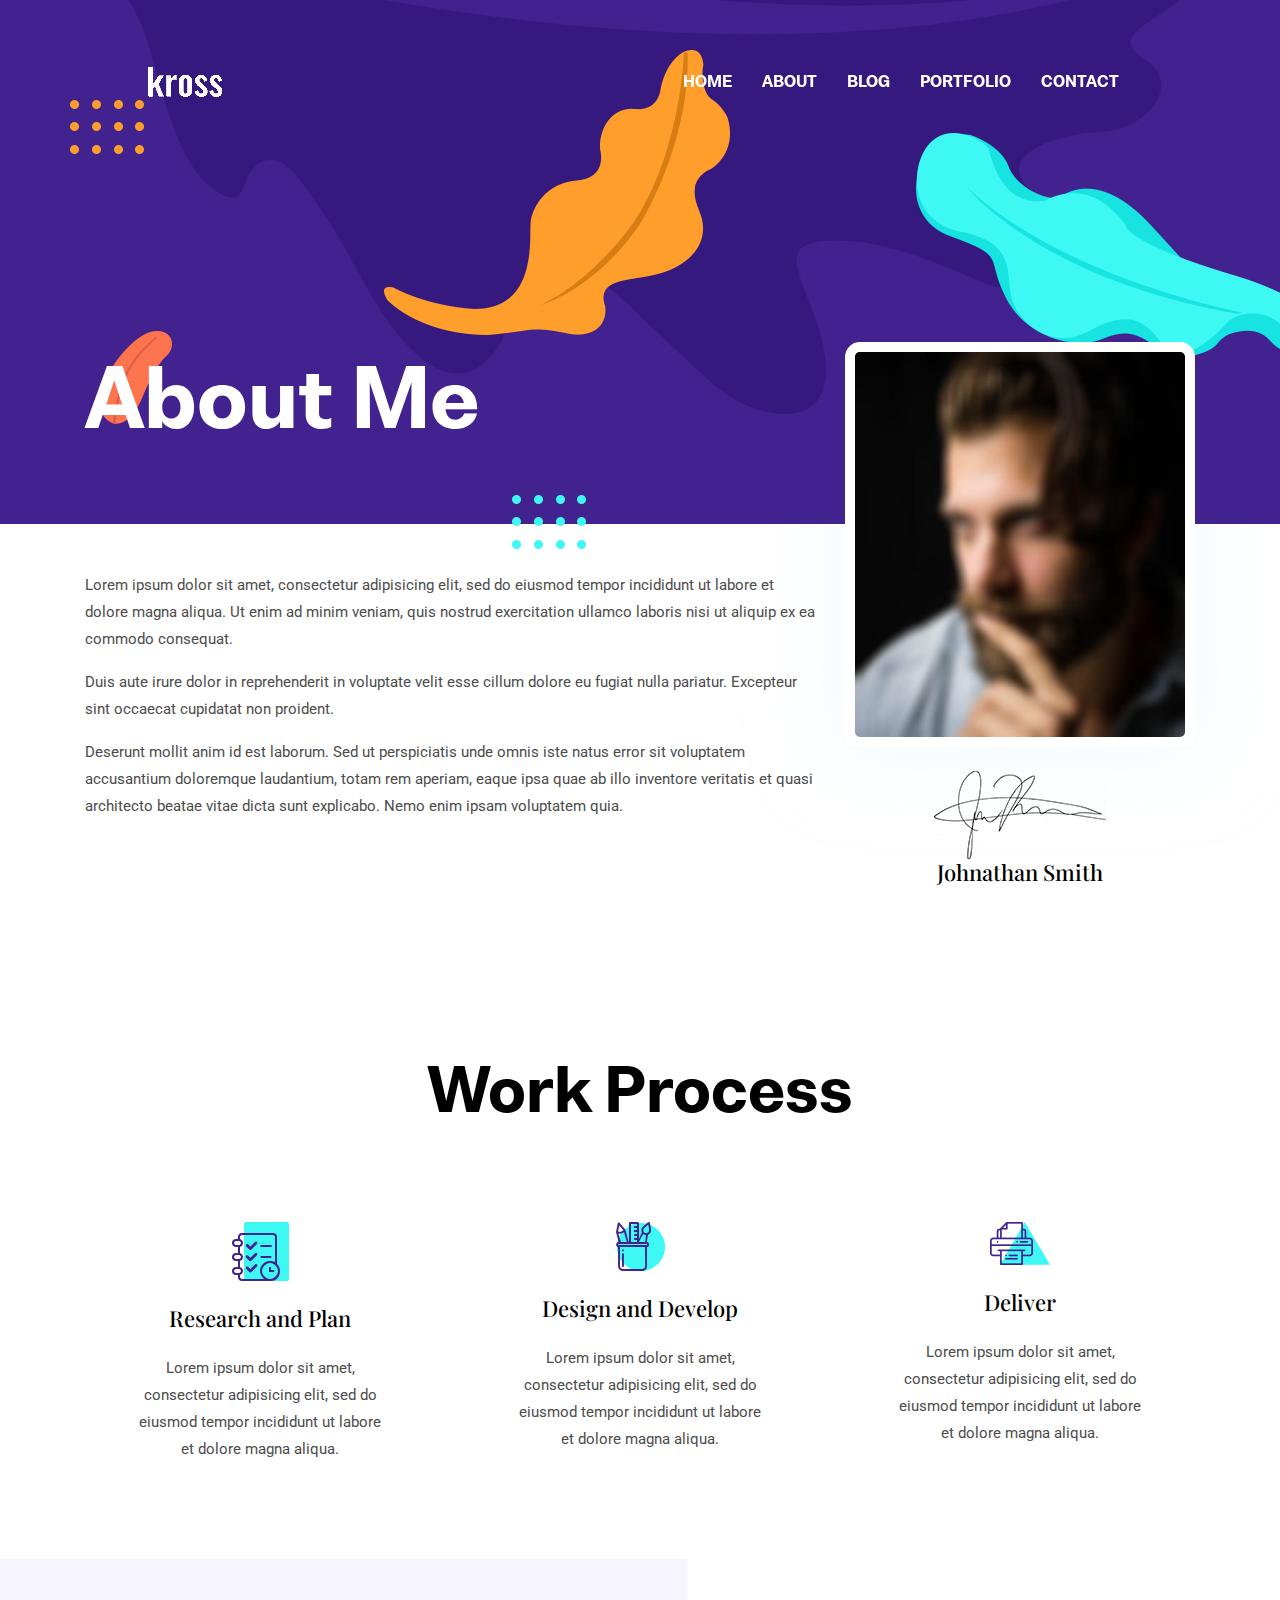
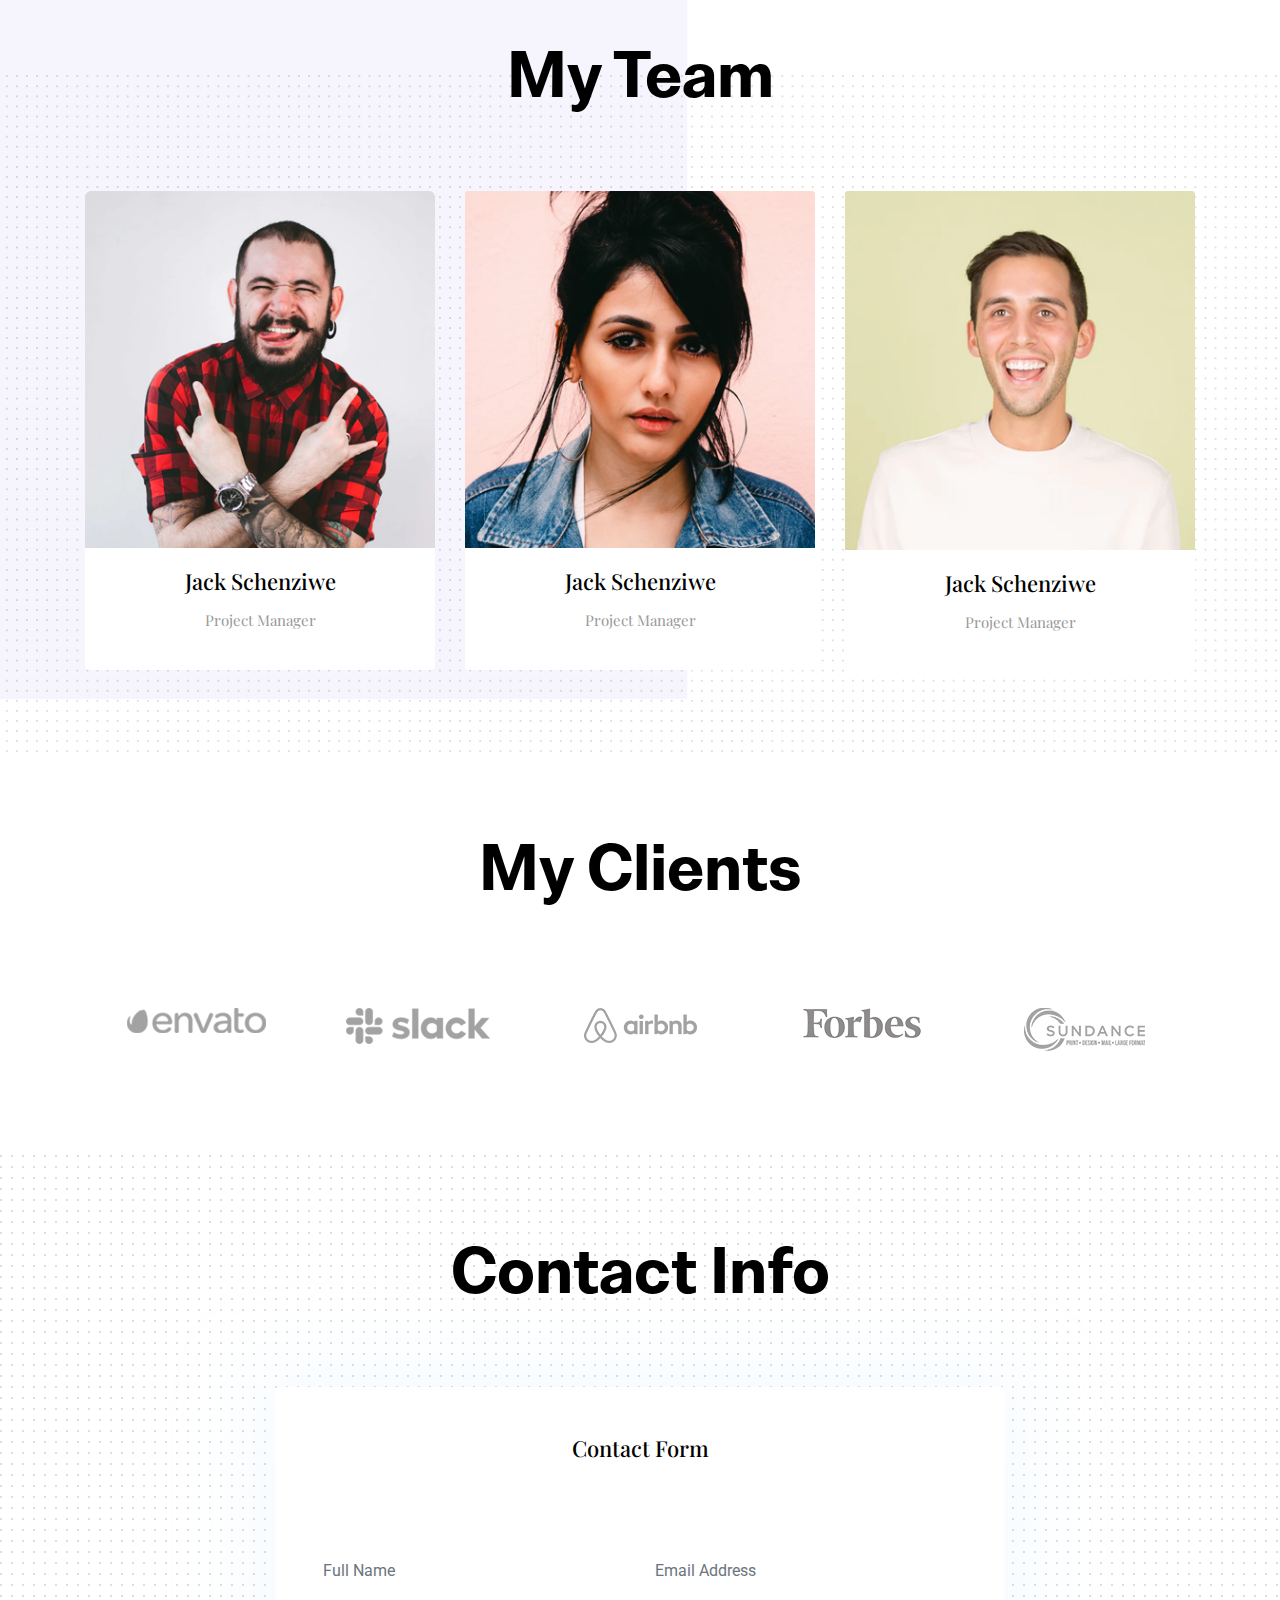
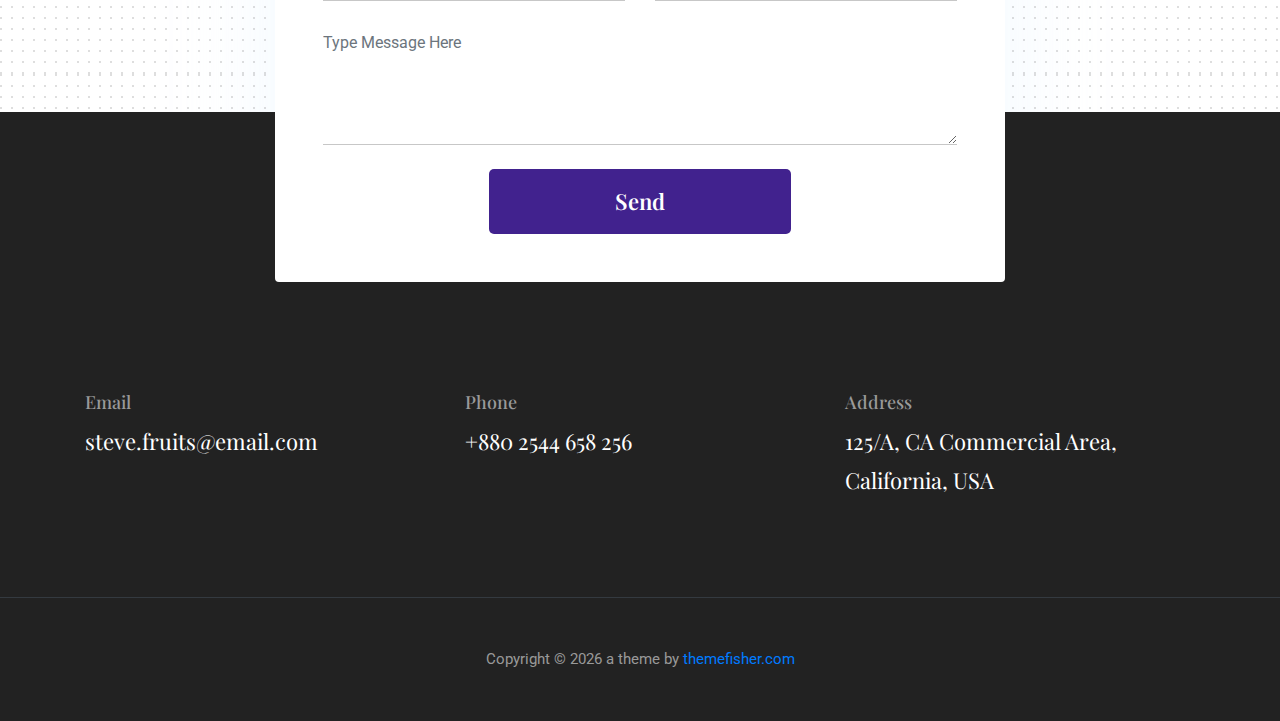
<file: about.html>
<!DOCTYPE html>
<html lang="zxx">
	<head>
		<meta charset="utf-8" />
		<title>Portfolio Template</title>

		<!-- mobile responsive meta -->
		<meta name="viewport" content="width=device-width, initial-scale=1" />
		<meta
			name="viewport"
			content="width=device-width, initial-scale=1, maximum-scale=1"
		/>

		<!-- ** Plugins Needed for the Project ** -->
		<!-- Bootstrap -->
		<link rel="stylesheet" href="plugins/bootstrap/bootstrap.min.css" />
		<!-- slick slider -->
		<link rel="stylesheet" href="plugins/slick/slick.css" />
		<!-- themefy-icon -->
		<link rel="stylesheet" href="plugins/themify-icons/themify-icons.css" />

		<!-- Main Stylesheet -->
		<link href="css/style.css" rel="stylesheet" />

		<!--Favicon-->
		<link rel="shortcut icon" href="images/favicon.ico" type="image/x-icon" />
		<link rel="icon" href="images/favicon.ico" type="image/x-icon" />
	</head>

	<body>
		<header class="navigation fixed-top">
			<nav class="navbar navbar-expand-lg navbar-dark" id="navbar">
				<a class="navbar-brand font-tertiary h3" href="index.html"
					><img src="images/logo.png" alt="Myself"
				/></a>
				<button
					class="navbar-toggler"
					type="button"
					data-toggle="collapse"
					data-target="#navigation"
					aria-controls="navigation"
					aria-expanded="false"
					aria-label="Toggle navigation"
				>
					<span class="navbar-toggler-icon"></span>
				</button>

				<div class="collapse navbar-collapse text-center" id="navigation">
					<ul class="navbar-nav ml-auto">
						<li class="nav-item active">
							<a class="nav-link" href="index.html">Home</a>
						</li>
						<li class="nav-item">
							<a class="nav-link" href="about.html">about</a>
						</li>
						<li class="nav-item">
							<a class="nav-link" href="blog.html">Blog</a>
						</li>
						<li class="nav-item">
							<a class="nav-link" href="portfolio.html">Portfolio</a>
						</li>
						<li class="nav-item">
							<a class="nav-link" href="contact.html">Contact</a>
						</li>
					</ul>
				</div>
			</nav>
		</header>

		<!-- page title -->
		<section class="page-title-alt bg-primary position-relative">
			<div class="container">
				<div class="row">
					<div class="col-12">
						<h1 class="text-white font-tertiary">About Me</h1>
					</div>
				</div>
			</div>
			<!-- background shapes -->
			<img
				src="images/illustrations/leaf-bg-top.png"
				alt="illustrations"
				class="bg-shape-1 w-100"
			/>
			<img
				src="images/illustrations/dots-group-sm.png"
				alt="illustrations"
				class="bg-shape-2"
			/>
			<img
				src="images/illustrations/leaf-yellow.png"
				alt="illustrations"
				class="bg-shape-3"
			/>
			<img
				src="images/illustrations/leaf-orange.png"
				alt="illustrations"
				class="bg-shape-4"
			/>
			<img
				src="images/illustrations/dots-group-cyan.png"
				alt="illustrations"
				class="bg-shape-5"
			/>
			<img
				src="images/illustrations/leaf-cyan-lg.png"
				alt="illustrations"
				class="bg-shape-6"
			/>
		</section>
		<!-- /page title -->

		<!-- about -->
		<section class="section pt-5">
			<div class="container">
				<div class="row">
					<div class="col-md-8">
						<p>
							Lorem ipsum dolor sit amet, consectetur adipisicing elit, sed do eiusmod
							tempor incididunt ut labore et dolore magna aliqua. Ut enim ad minim veniam,
							quis nostrud exercitation ullamco laboris nisi ut aliquip ex ea commodo
							consequat.
						</p>
						<p>
							Duis aute irure dolor in reprehenderit in voluptate velit esse cillum dolore
							eu fugiat nulla pariatur. Excepteur sint occaecat cupidatat non proident.
						</p>
						<p>
							Deserunt mollit anim id est laborum. Sed ut perspiciatis unde omnis iste
							natus error sit voluptatem accusantium doloremque laudantium, totam rem
							aperiam, eaque ipsa quae ab illo inventore veritatis et quasi architecto
							beatae vitae dicta sunt explicabo. Nemo enim ipsam voluptatem quia.
						</p>
					</div>
					<div class="col-md-4 text-center drag-lg-top">
						<div class="shadow-down mb-4">
							<img
								src="images/about/author.jpg"
								alt="author"
								class="img-fluid w-100 rounded-lg border-thick border-white"
							/>
						</div>
						<img src="images/about/signature.png" alt="signature" class="img-fluid" />
						<h4>Johnathan Smith</h4>
					</div>
				</div>
			</div>
		</section>
		<!-- /about -->

		<!-- Work Process -->
		<section class="section">
			<div class="container">
				<div class="row justify-content-around">
					<div class="col-lg-12 text-center">
						<h2 class="section-title">Work Process</h2>
					</div>
					<div class="col-lg-3 col-md-4 text-center hover-shadow pt-3">
						<div class="">
							<img src="images/icons/plan.png" class="mb-4" alt="icon" />
							<h4 class="mb-4">Research and Plan</h4>
							<p>
								Lorem ipsum dolor sit amet, consectetur adipisicing elit, sed do eiusmod
								tempor incididunt ut labore et dolore magna aliqua.
							</p>
						</div>
					</div>
					<div class="col-lg-3 col-md-4 text-center hover-shadow pt-3">
						<img src="images/icons/design.png" class="mb-4" alt="icon" />
						<h4 class="mb-4">Design and Develop</h4>
						<p>
							Lorem ipsum dolor sit amet, consectetur adipisicing elit, sed do eiusmod
							tempor incididunt ut labore et dolore magna aliqua.
						</p>
					</div>
					<div class="col-lg-3 col-md-4 text-center hover-shadow pt-3">
						<img src="images/icons/print.png" class="mb-4" alt="icon" />
						<h4 class="mb-4">Deliver</h4>
						<p>
							Lorem ipsum dolor sit amet, consectetur adipisicing elit, sed do eiusmod
							tempor incididunt ut labore et dolore magna aliqua.
						</p>
					</div>
				</div>
			</div>
		</section>
		<!-- ./Work Process -->

		<!-- team -->
		<section class="section bg-cover" data-background="images/backgrounds/team-bg.png">
			<div class="container">
				<div class="row">
					<div class="col-12 text-center">
						<h2 class="section-title">My Team</h2>
					</div>
					<div class="col-md-4 col-sm-6 mb-4 mb-md-0">
						<div class="card text-center">
							<img src="images/team/member-1.png" class="card-img-top" />
							<div class="card-body">
								<h4 class="card-title">Jack Schenziwe</h4>
								<p class="text-light font-secondary">Project Manager</p>
							</div>
						</div>
					</div>
					<div class="col-md-4 col-sm-6 mb-4 mb-md-0">
						<div class="card text-center">
							<img src="images/team/member-2.png" class="card-img-top" />
							<div class="card-body">
								<h4 class="card-title">Jack Schenziwe</h4>
								<p class="text-light font-secondary">Project Manager</p>
							</div>
						</div>
					</div>
					<div class="col-md-4 col-sm-6 mb-4 mb-md-0">
						<div class="card text-center">
							<img src="images/team/member-3.png" class="card-img-top" />
							<div class="card-body">
								<h4 class="card-title">Jack Schenziwe</h4>
								<p class="text-light font-secondary">Project Manager</p>
							</div>
						</div>
					</div>
				</div>
			</div>
		</section>
		<!-- /team -->

		<!-- clients -->
		<section class="section">
			<div class="container">
				<div class="row">
					<div class="col-12 text-center">
						<h2 class="section-title">My Clients</h2>
					</div>
				</div>
				<div class="row">
					<div class="col-12">
						<div class="client-logo-slider d-flex align-items-center">
							<a href="#" class="text-center d-block outline-0 p-4"
								><img
									class="d-unset img-fluid"
									src="images/clients-logo/client-logo-1.png"
									alt="client-logo"
							/></a>
							<a href="#" class="text-center d-block outline-0 p-4"
								><img
									class="d-unset img-fluid"
									src="images/clients-logo/client-logo-2.png"
									alt="client-logo"
							/></a>
							<a href="#" class="text-center d-block outline-0 p-4"
								><img
									class="d-unset img-fluid"
									src="images/clients-logo/client-logo-3.png"
									alt="client-logo"
							/></a>
							<a href="#" class="text-center d-block outline-0 p-4"
								><img
									class="d-unset img-fluid"
									src="images/clients-logo/client-logo-4.png"
									alt="client-logo"
							/></a>
							<a href="#" class="text-center d-block outline-0 p-4"
								><img
									class="d-unset img-fluid"
									src="images/clients-logo/client-logo-5.png"
									alt="client-logo"
							/></a>
							<a href="#" class="text-center d-block outline-0 p-4"
								><img
									class="d-unset img-fluid"
									src="images/clients-logo/client-logo-1.png"
									alt="client-logo"
							/></a>
							<a href="#" class="text-center d-block outline-0 p-4"
								><img
									class="d-unset img-fluid"
									src="images/clients-logo/client-logo-2.png"
									alt="client-logo"
							/></a>
							<a href="#" class="text-center d-block outline-0 p-4"
								><img
									class="d-unset img-fluid"
									src="images/clients-logo/client-logo-3.png"
									alt="client-logo"
							/></a>
							<a href="#" class="text-center d-block outline-0 p-4"
								><img
									class="d-unset img-fluid"
									src="images/clients-logo/client-logo-4.png"
									alt="client-logo"
							/></a>
							<a href="#" class="text-center d-block outline-0 p-4"
								><img
									class="d-unset img-fluid"
									src="images/clients-logo/client-logo-5.png"
									alt="client-logo"
							/></a>
						</div>
					</div>
				</div>
			</div>
		</section>
		<!-- /clients -->

		<!-- contact -->
		<section
			class="section section-on-footer"
			data-background="images/backgrounds/bg-dots.png"
		>
			<div class="container">
				<div class="row">
					<div class="col-12 text-center">
						<h2 class="section-title">Contact Info</h2>
					</div>
					<div class="col-lg-8 mx-auto">
						<div class="bg-white rounded text-center p-5 shadow-down">
							<h4 class="mb-80">Contact Form</h4>
							<form action="#" class="row">
								<div class="col-md-6">
									<input
										type="text"
										id="name"
										name="name"
										placeholder="Full Name"
										class="form-control px-0 mb-4"
									/>
								</div>
								<div class="col-md-6">
									<input
										type="email"
										id="email"
										name="email"
										placeholder="Email Address"
										class="form-control px-0 mb-4"
									/>
								</div>
								<div class="col-12">
									<textarea
										name="message"
										id="message"
										class="form-control px-0 mb-4"
										placeholder="Type Message Here"
									></textarea>
								</div>
								<div class="col-lg-6 col-10 mx-auto">
									<button class="btn btn-primary w-100">send</button>
								</div>
							</form>
						</div>
					</div>
				</div>
			</div>
		</section>
		<!-- /contact -->

		<!-- footer -->
		<footer class="bg-dark footer-section">
			<div class="section">
				<div class="container">
					<div class="row">
						<div class="col-md-4">
							<h5 class="text-light">Email</h5>
							<p class="text-white paragraph-lg font-secondary">steve.fruits@email.com</p>
						</div>
						<div class="col-md-4">
							<h5 class="text-light">Phone</h5>
							<p class="text-white paragraph-lg font-secondary">+880 2544 658 256</p>
						</div>
						<div class="col-md-4">
							<h5 class="text-light">Address</h5>
							<p class="text-white paragraph-lg font-secondary">
								125/A, CA Commercial Area, California, USA
							</p>
						</div>
					</div>
				</div>
			</div>
			<div class="border-top text-center border-dark py-5">
				<p class="mb-0 text-light">
					Copyright ©
					<script>
						var CurrentYear = new Date().getFullYear();
						document.write(CurrentYear);
					</script>
					a theme by <a href="themefisher.com">themefisher.com</a>
				</p>
			</div>
		</footer>
		<!-- /footer -->

		<!-- jQuery -->
		<script src="plugins/jQuery/jquery.min.js"></script>
		<!-- Bootstrap JS -->
		<script src="plugins/bootstrap/bootstrap.min.js"></script>
		<!-- slick slider -->
		<script src="plugins/slick/slick.min.js"></script>
		<!-- filter -->
		<script src="plugins/shuffle/shuffle.min.js"></script>

		<!-- Main Script -->
		<script src="js/script.js"></script>
	</body>
</html>
</file>
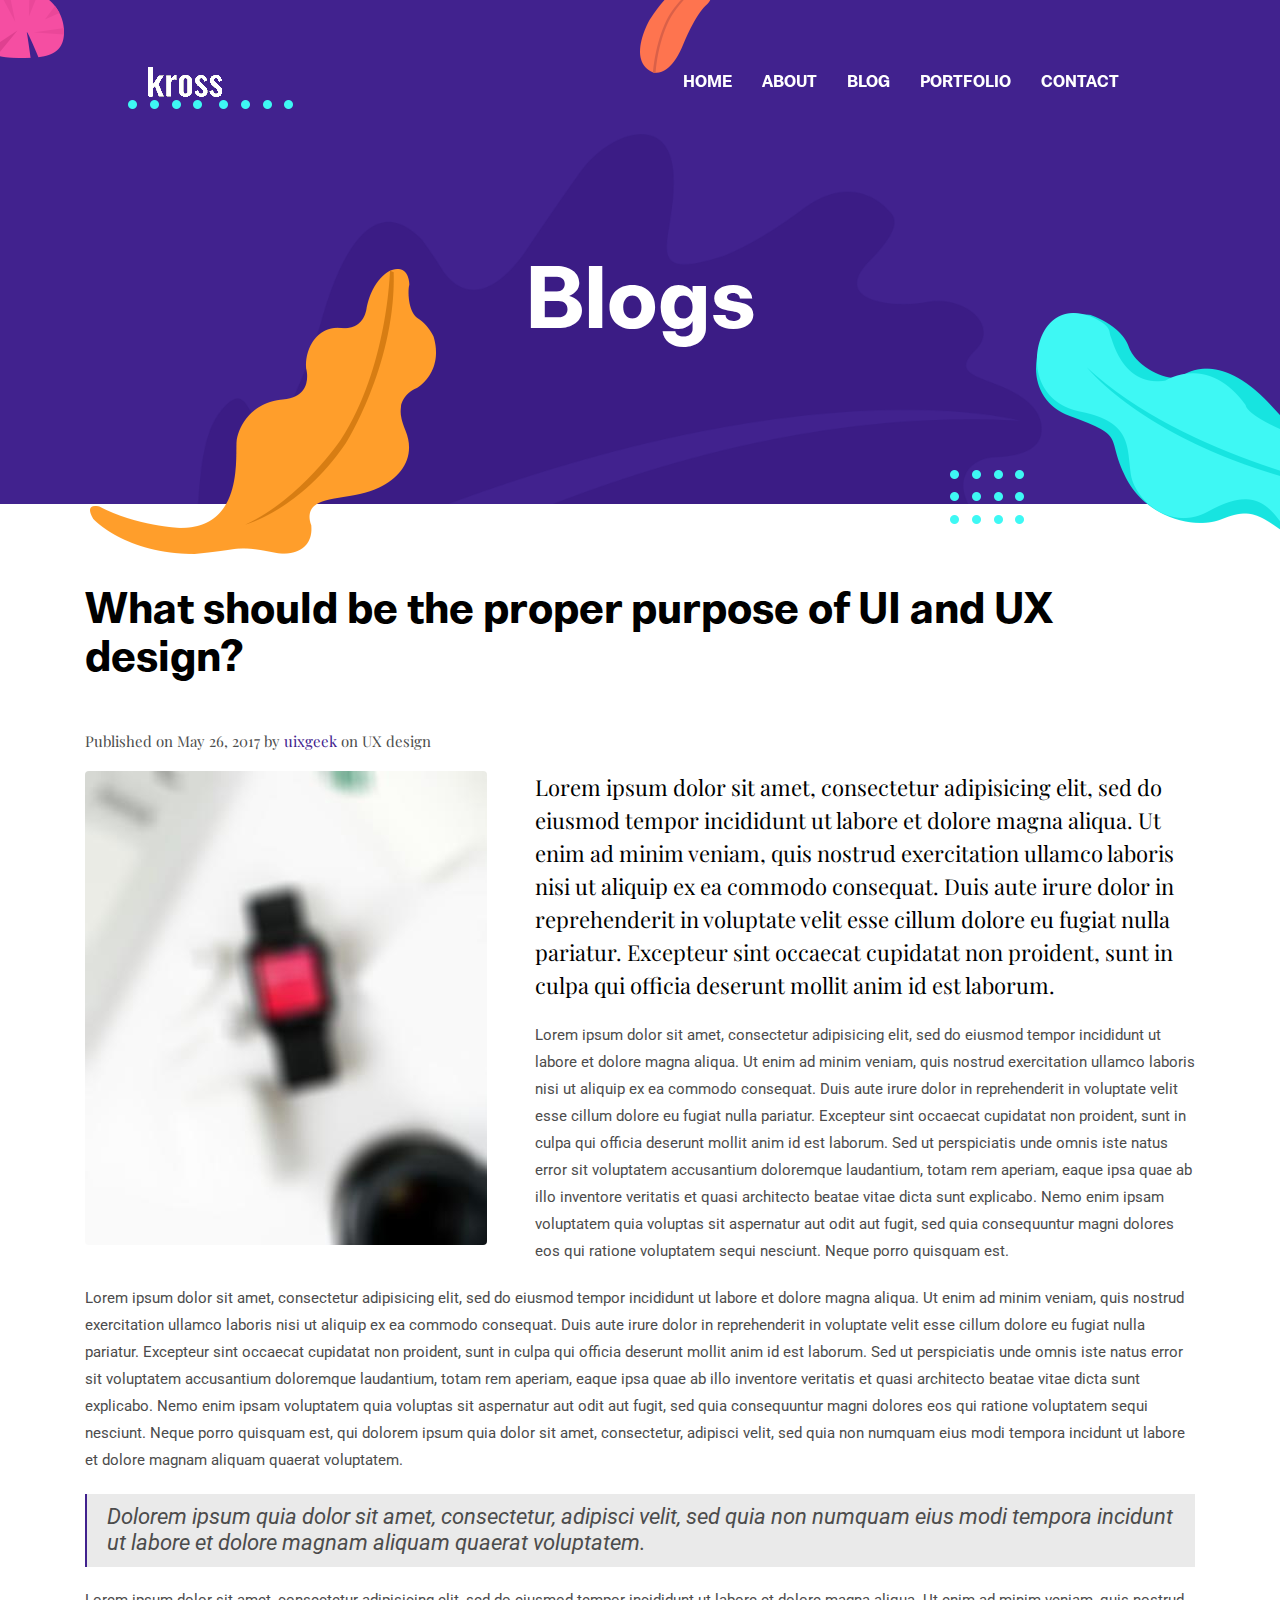
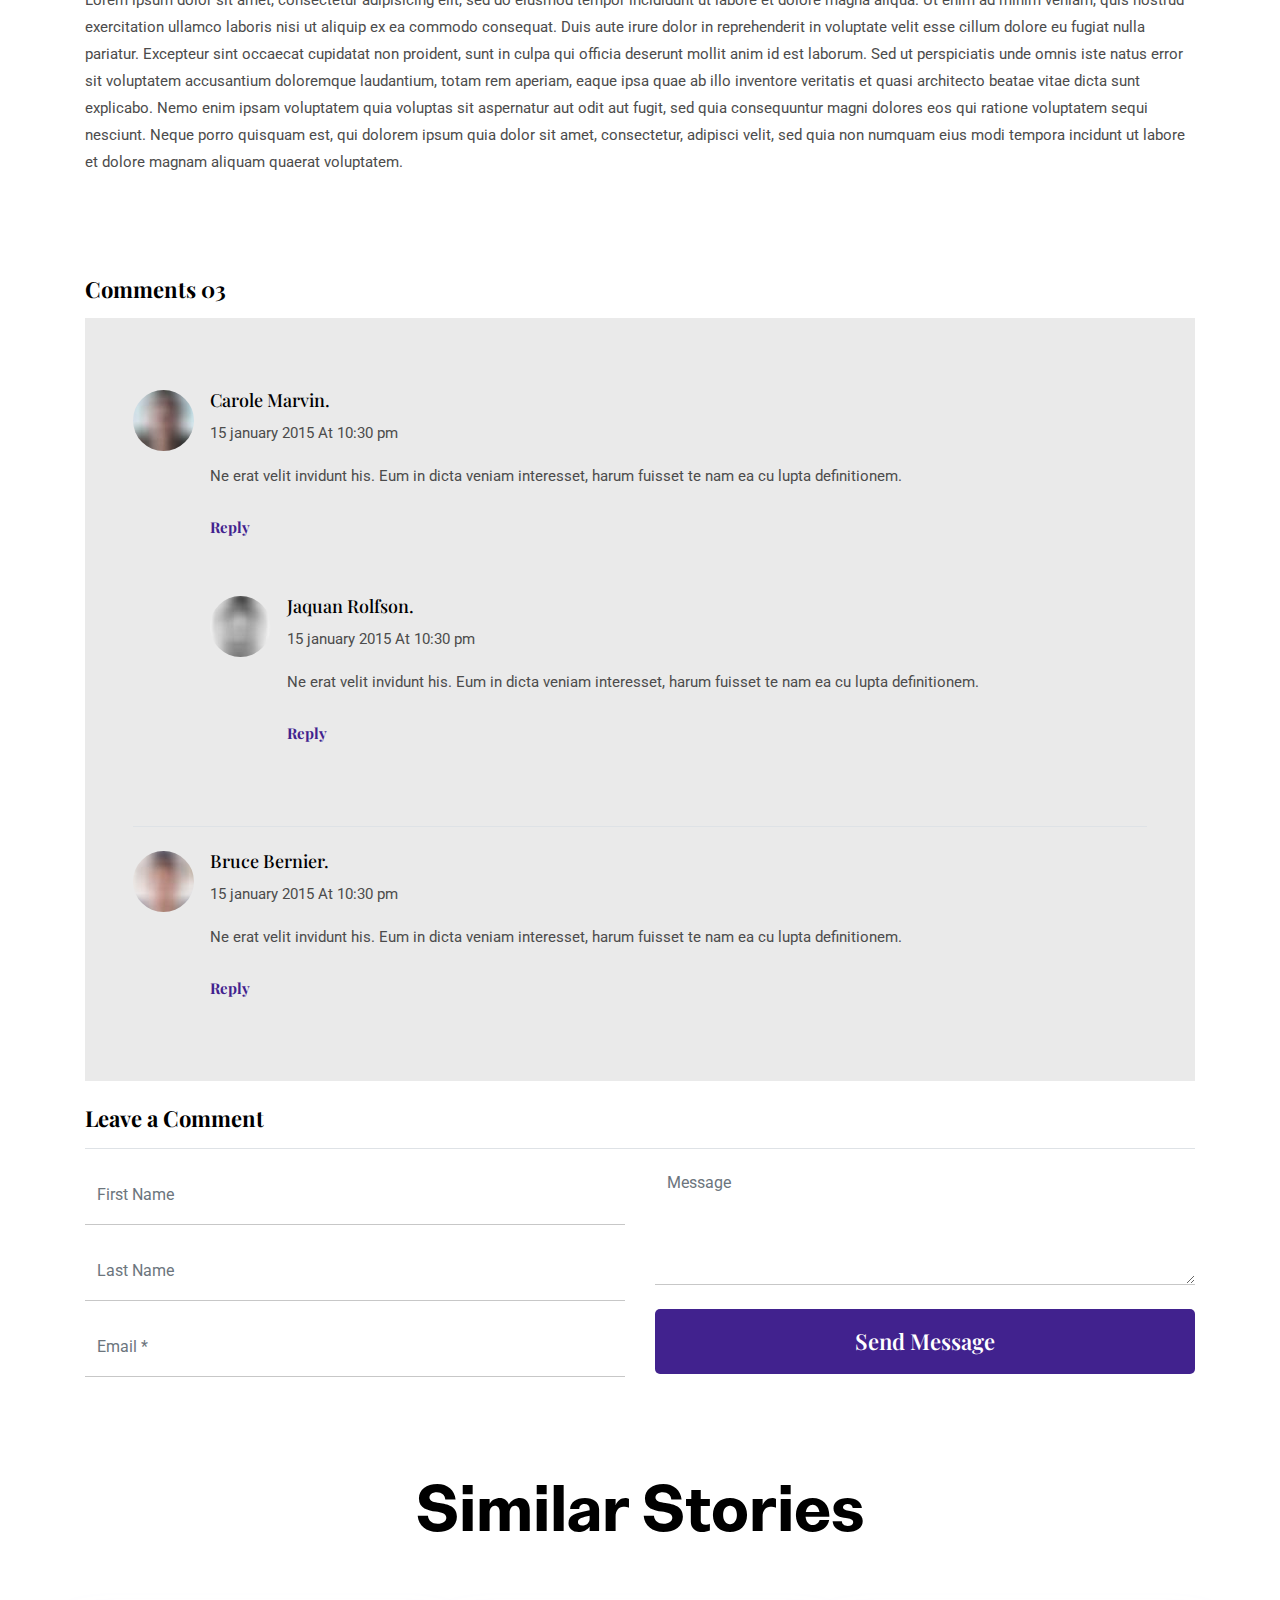
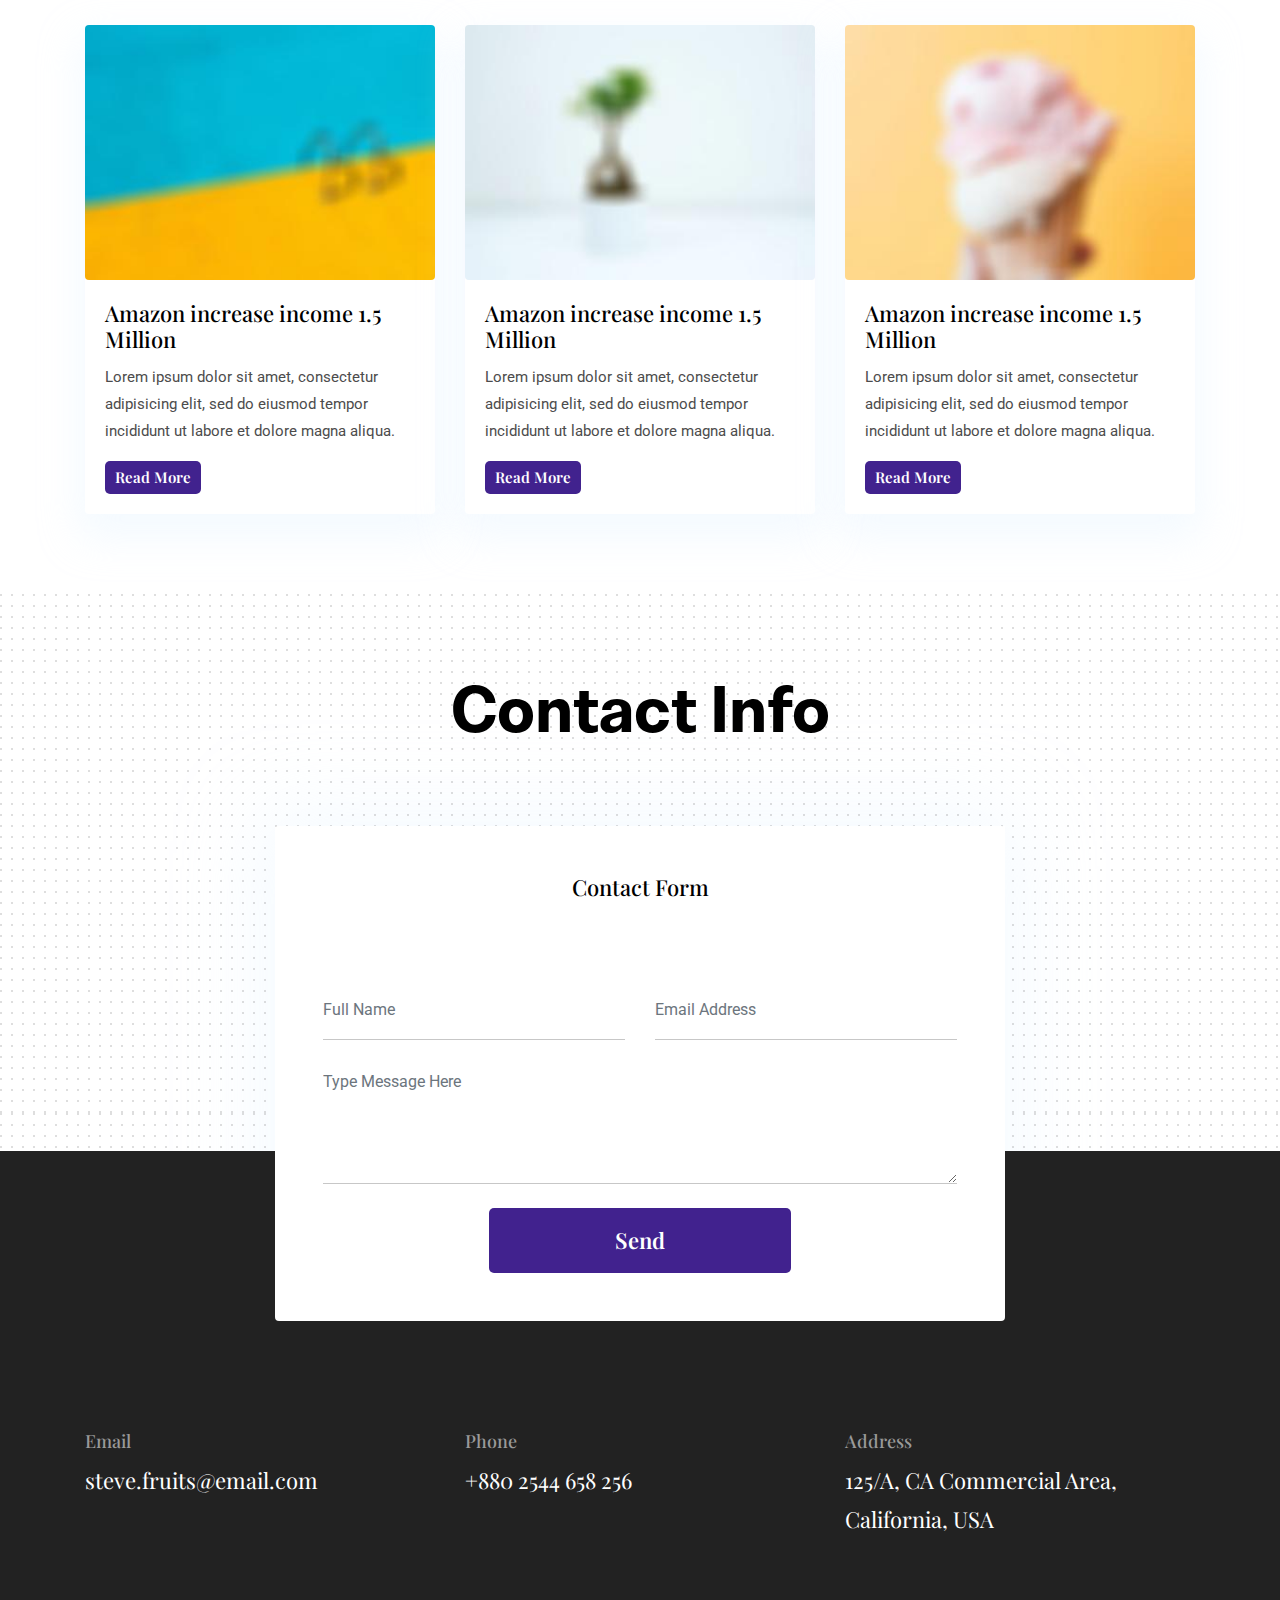
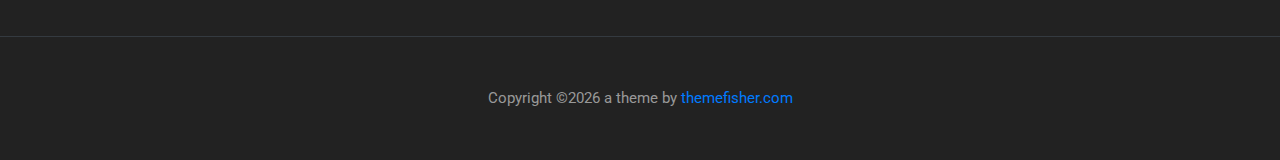
<file: blog-single.html>
<!DOCTYPE html>
<html lang="zxx">

<head>
  <meta charset="utf-8">
  <title>Portfolio Template</title>

  <!-- mobile responsive meta -->
  <meta name="viewport" content="width=device-width, initial-scale=1">
  <meta name="viewport" content="width=device-width, initial-scale=1, maximum-scale=1">
  
  <!-- ** Plugins Needed for the Project ** -->
  <!-- Bootstrap -->
  <link rel="stylesheet" href="plugins/bootstrap/bootstrap.min.css">
  <!-- slick slider -->
  <link rel="stylesheet" href="plugins/slick/slick.css">
  <!-- themefy-icon -->
  <link rel="stylesheet" href="plugins/themify-icons/themify-icons.css">

  <!-- Main Stylesheet -->
  <link href="css/style.css" rel="stylesheet">
  
  <!--Favicon-->
  <link rel="shortcut icon" href="images/favicon.ico" type="image/x-icon">
  <link rel="icon" href="images/favicon.ico" type="image/x-icon">

</head>

<body>
  

<header class="navigation fixed-top">
  <nav class="navbar navbar-expand-lg navbar-dark" id="navbar">
    <a class="navbar-brand font-tertiary h3" href="index.html"><img src="images/logo.png" alt="Myself"></a>
    <button class="navbar-toggler" type="button" data-toggle="collapse" data-target="#navigation"
      aria-controls="navigation" aria-expanded="false" aria-label="Toggle navigation">
      <span class="navbar-toggler-icon"></span>
    </button>

    <div class="collapse navbar-collapse text-center" id="navigation">
      <ul class="navbar-nav ml-auto">
        <li class="nav-item active">
          <a class="nav-link" href="index.html">Home</a>
        </li>
        <li class="nav-item">
          <a class="nav-link" href="about.html">about</a>
        </li>
        <li class="nav-item">
          <a class="nav-link" href="blog.html">Blog</a>
        </li>
        <li class="nav-item">
          <a class="nav-link" href="portfolio.html">Portfolio</a>
        </li>
        <li class="nav-item">
          <a class="nav-link" href="contact.html">Contact</a>
        </li>
      </ul>
    </div>
  </nav>
</header>

<!-- page title -->
<section class="page-title bg-primary position-relative">
  <div class="container">
    <div class="row">
      <div class="col-12 text-center">
        <h1 class="text-white font-tertiary">Blogs</h1>
      </div>
    </div>
  </div>
  <!-- background shapes -->
  <img src="images/illustrations/page-title.png" alt="illustrations" class="bg-shape-1 w-100">
  <img src="images/illustrations/leaf-pink-round.png" alt="illustrations" class="bg-shape-2">
  <img src="images/illustrations/dots-cyan.png" alt="illustrations" class="bg-shape-3">
  <img src="images/illustrations/leaf-orange.png" alt="illustrations" class="bg-shape-4">
  <img src="images/illustrations/leaf-yellow.png" alt="illustrations" class="bg-shape-5">
  <img src="images/illustrations/dots-group-cyan.png" alt="illustrations" class="bg-shape-6">
  <img src="images/illustrations/leaf-cyan-lg.png" alt="illustrations" class="bg-shape-7">
</section>
<!-- /page title -->

<section class="section">
  <div class="container">
    <div class="row">
      <div class="col-lg-12">
        <h3 class="font-tertiary mb-5">What should be the proper purpose of UI and UX design?</h3>
        <p class="font-secondary">Published on May 26, 2017 by <span class="text-primary">uixgeek</span
            class="text-primary"> on <span>UX design</span></p>
        <div class="content">
          <img src="images/blog/post-1.jpg" alt="post-thumb" class="img-fluid rounded float-left mr-5 mb-4">
          <strong>Lorem ipsum dolor sit amet, consectetur adipisicing elit, sed do eiusmod tempor incididunt ut labore
            et dolore magna aliqua. Ut enim ad minim veniam, quis nostrud exercitation ullamco laboris nisi ut aliquip
            ex ea commodo consequat. Duis aute irure dolor in reprehenderit in voluptate velit esse cillum dolore eu
            fugiat nulla pariatur. Excepteur sint occaecat cupidatat non proident, sunt in culpa qui officia deserunt
            mollit anim id est laborum.</strong>
          <p>Lorem ipsum dolor sit amet, consectetur adipisicing elit, sed do eiusmod tempor incididunt ut labore et
            dolore magna aliqua. Ut enim ad minim veniam, quis nostrud exercitation ullamco laboris nisi ut aliquip ex
            ea commodo consequat. Duis aute irure dolor in reprehenderit in voluptate velit esse cillum dolore eu fugiat
            nulla pariatur. Excepteur sint occaecat cupidatat non proident, sunt in culpa qui officia deserunt mollit
            anim id est laborum. Sed ut perspiciatis unde omnis iste natus error sit voluptatem accusantium doloremque
            laudantium, totam rem aperiam, eaque ipsa quae ab illo inventore veritatis et quasi architecto beatae vitae
            dicta sunt explicabo. Nemo enim ipsam voluptatem quia voluptas sit aspernatur aut odit aut fugit, sed quia
            consequuntur magni dolores eos qui ratione voluptatem sequi nesciunt. Neque porro quisquam est.</p>
          <p>Lorem ipsum dolor sit amet, consectetur adipisicing elit, sed do eiusmod tempor incididunt ut labore et
            dolore magna aliqua. Ut enim ad minim veniam, quis nostrud exercitation ullamco laboris nisi ut aliquip ex
            ea commodo consequat. Duis aute irure dolor in reprehenderit in voluptate velit esse cillum dolore eu fugiat
            nulla pariatur. Excepteur sint occaecat cupidatat non proident, sunt in culpa qui officia deserunt mollit
            anim id est laborum. Sed ut perspiciatis unde omnis iste natus error sit voluptatem accusantium doloremque
            laudantium, totam rem aperiam, eaque ipsa quae ab illo inventore veritatis et quasi architecto beatae vitae
            dicta sunt explicabo. Nemo enim ipsam voluptatem quia voluptas sit aspernatur aut odit aut fugit, sed quia
            consequuntur magni dolores eos qui ratione voluptatem sequi nesciunt. Neque porro quisquam est, qui dolorem
            ipsum quia dolor sit amet, consectetur, adipisci velit, sed quia non numquam eius modi tempora incidunt ut
            labore et dolore magnam aliquam quaerat voluptatem.</p>
          <blockquote>Dolorem ipsum quia dolor sit amet, consectetur, adipisci velit, sed quia non numquam eius modi
            tempora incidunt ut labore et dolore magnam aliquam quaerat voluptatem.</blockquote>
          <p>Lorem ipsum dolor sit amet, consectetur adipisicing elit, sed do eiusmod tempor incididunt ut labore et
            dolore magna aliqua. Ut enim ad minim veniam, quis nostrud exercitation ullamco laboris nisi ut aliquip ex
            ea commodo consequat. Duis aute irure dolor in reprehenderit in voluptate velit esse cillum dolore eu fugiat
            nulla pariatur. Excepteur sint occaecat cupidatat non proident, sunt in culpa qui officia deserunt mollit
            anim id est laborum. Sed ut perspiciatis unde omnis iste natus error sit voluptatem accusantium doloremque
            laudantium, totam rem aperiam, eaque ipsa quae ab illo inventore veritatis et quasi architecto beatae vitae
            dicta sunt explicabo. Nemo enim ipsam voluptatem quia voluptas sit aspernatur aut odit aut fugit, sed quia
            consequuntur magni dolores eos qui ratione voluptatem sequi nesciunt. Neque porro quisquam est, qui dolorem
            ipsum quia dolor sit amet, consectetur, adipisci velit, sed quia non numquam eius modi tempora incidunt ut
            labore et dolore magnam aliquam quaerat voluptatem.</p>
        </div>
      </div>
    </div>
  </div>
</section>

<section>
  <div class="container">
    <div class="row">
      <div class="col-lg-12">
        <h4 class="font-weight-bold mb-3">Comments 03</h4>
        <div class="bg-gray p-5 mb-4">
          <div class="media border-bottom py-4">
            <img src="images/user-1.jpg" class="img-fluid align-self-start rounded-circle mr-3" alt="">
            <div class="media-body">
              <h5 class="mt-0">Carole Marvin.</h5>
              <p>15 january 2015 At 10:30 pm</p>
              <p>Ne erat velit invidunt his. Eum in dicta veniam interesset, harum fuisset te nam ea cu lupta
                definitionem.</p>
              <a href="#" class="btn btn-transparent btn-sm pl-0">Reply</a>
              <div class="media my-5">
                <img src="images/user-2.jpg" class="img-fluid align-self-start rounded-circle mr-3" alt="">
                <div class="media-body">
                  <h5 class="mt-0">Jaquan Rolfson.</h5>
                  <p>15 january 2015 At 10:30 pm</p>
                  <p>Ne erat velit invidunt his. Eum in dicta veniam interesset, harum fuisset te nam ea cu lupta
                    definitionem.</p>
                  <a href="#" class="btn btn-transparent btn-sm pl-0">Reply</a>
                </div>
              </div>
            </div>
          </div>
          <div class="media py-4">
            <img src="images/user-3.jpg" class="img-fluid align-self-start rounded-circle mr-3" alt="">
            <div class="media-body">
              <h5 class="mt-0">Bruce Bernier.</h5>
              <p>15 january 2015 At 10:30 pm</p>
              <p>Ne erat velit invidunt his. Eum in dicta veniam interesset, harum fuisset te nam ea cu lupta
                definitionem.</p>
              <a href="#" class="btn btn-transparent btn-sm pl-0">Reply</a>
            </div>
          </div>
        </div>
        <h4 class="font-weight-bold mb-3 border-bottom pb-3">Leave a Comment</h4>
        <form action="#" class="row">
          <div class="col-md-6">
            <input type="text" class="form-control mb-3" placeholder="First Name" name="fname" id="fname">
            <input type="text" class="form-control mb-3" placeholder="Last Name" name="lname" id="lname">
            <input type="text" class="form-control mb-3" placeholder="Email *" name="mail" id="mail">
          </div>
          <div class="col-md-6">
            <textarea name="comment" id="comment" placeholder="Message" class="form-control mb-4"></textarea>
            <button type="submit" class="btn btn-primary w-100">Send Message</button>
          </div>
        </form>
      </div>
    </div>
  </div>
</section>

<!-- blog -->
<section class="section">
  <div class="container">
    <div class="row">
      <div class="col-12 text-center">
        <h2 class="section-title">Similar Stories</h2>
      </div>
      <div class="col-lg-4 col-sm-6 mb-4 mb-lg-0">
        <article class="card shadow">
          <img class="rounded card-img-top" src="images/blog/post-3.jpg" alt="post-thumb">
          <div class="card-body">
            <h4 class="card-title"><a class="text-dark" href="blog-single.html">Amazon increase income 1.5 Million</a>
            </h4>
            <p class="cars-text">Lorem ipsum dolor sit amet, consectetur adipisicing elit, sed do eiusmod tempor
              incididunt ut labore et
              dolore magna aliqua.</p>
            <a href="blog-single.html" class="btn btn-xs btn-primary">Read More</a>
          </div>
        </article>
      </div>
      <div class="col-lg-4 col-sm-6 mb-4 mb-lg-0">
        <article class="card shadow">
          <img class="rounded card-img-top" src="images/blog/post-4.jpg" alt="post-thumb">
          <div class="card-body">
            <h4 class="card-title"><a class="text-dark" href="blog-single.html">Amazon increase income 1.5 Million</a>
            </h4>
            <p class="cars-text">Lorem ipsum dolor sit amet, consectetur adipisicing elit, sed do eiusmod tempor
              incididunt ut labore et
              dolore magna aliqua.</p>
            <a href="blog-single.html" class="btn btn-xs btn-primary">Read More</a>
          </div>
        </article>
      </div>
      <div class="col-lg-4 col-sm-6 mb-4 mb-lg-0">
        <article class="card shadow">
          <img class="rounded card-img-top" src="images/blog/post-2.jpg" alt="post-thumb">
          <div class="card-body">
            <h4 class="card-title"><a class="text-dark" href="blog-single.html">Amazon increase income 1.5 Million</a>
            </h4>
            <p class="cars-text">Lorem ipsum dolor sit amet, consectetur adipisicing elit, sed do eiusmod tempor
              incididunt ut labore et
              dolore magna aliqua.</p>
            <a href="blog-single.html" class="btn btn-xs btn-primary">Read More</a>
          </div>
        </article>
      </div>
    </div>
  </div>
</section>
<!-- /blog -->

<!-- contact -->
<section class="section section-on-footer" data-background="images/backgrounds/bg-dots.png">
  <div class="container">
    <div class="row">
      <div class="col-12 text-center">
        <h2 class="section-title">Contact Info</h2>
      </div>
      <div class="col-lg-8 mx-auto">
        <div class="bg-white rounded text-center p-5 shadow-down">
          <h4 class="mb-80">Contact Form</h4>
          <form action="#" class="row">
            <div class="col-md-6">
              <input type="text" id="name" name="name" placeholder="Full Name" class="form-control px-0 mb-4">
            </div>
            <div class="col-md-6">
              <input type="email" id="email" name="email" placeholder="Email Address" class="form-control px-0 mb-4">
            </div>
            <div class="col-12">
              <textarea name="message" id="message" class="form-control px-0 mb-4"
                placeholder="Type Message Here"></textarea>
            </div>
            <div class="col-lg-6 col-10 mx-auto">
              <button class="btn btn-primary w-100">send</button>
            </div>
          </form>
        </div>
      </div>
    </div>
  </div>
</section>
<!-- /contact -->

<!-- footer -->
<footer class="bg-dark footer-section">
  <div class="section">
    <div class="container">
      <div class="row">
        <div class="col-md-4">
          <h5 class="text-light">Email</h5>
          <p class="text-white paragraph-lg font-secondary">steve.fruits@email.com</p>
        </div>
        <div class="col-md-4">
          <h5 class="text-light">Phone</h5>
          <p class="text-white paragraph-lg font-secondary">+880 2544 658 256</p>
        </div>
        <div class="col-md-4">
          <h5 class="text-light">Address</h5>
          <p class="text-white paragraph-lg font-secondary">125/A, CA Commercial Area, California, USA</p>
        </div>
      </div>
    </div>
  </div>
  <div class="border-top text-center border-dark py-5">
    <p class="mb-0 text-light">Copyright ©<script>
        var CurrentYear = new Date().getFullYear()
        document.write(CurrentYear)
      </script> a theme by <a href="themefisher.com">themefisher.com</a></p>
  </div>
</footer>
<!-- /footer -->

<!-- jQuery -->
<script src="plugins/jQuery/jquery.min.js"></script>
<!-- Bootstrap JS -->
<script src="plugins/bootstrap/bootstrap.min.js"></script>
<!-- slick slider -->
<script src="plugins/slick/slick.min.js"></script>
<!-- filter -->
<script src="plugins/shuffle/shuffle.min.js"></script>

<!-- Main Script -->
<script src="js/script.js"></script>

</body>
</html>
</file>
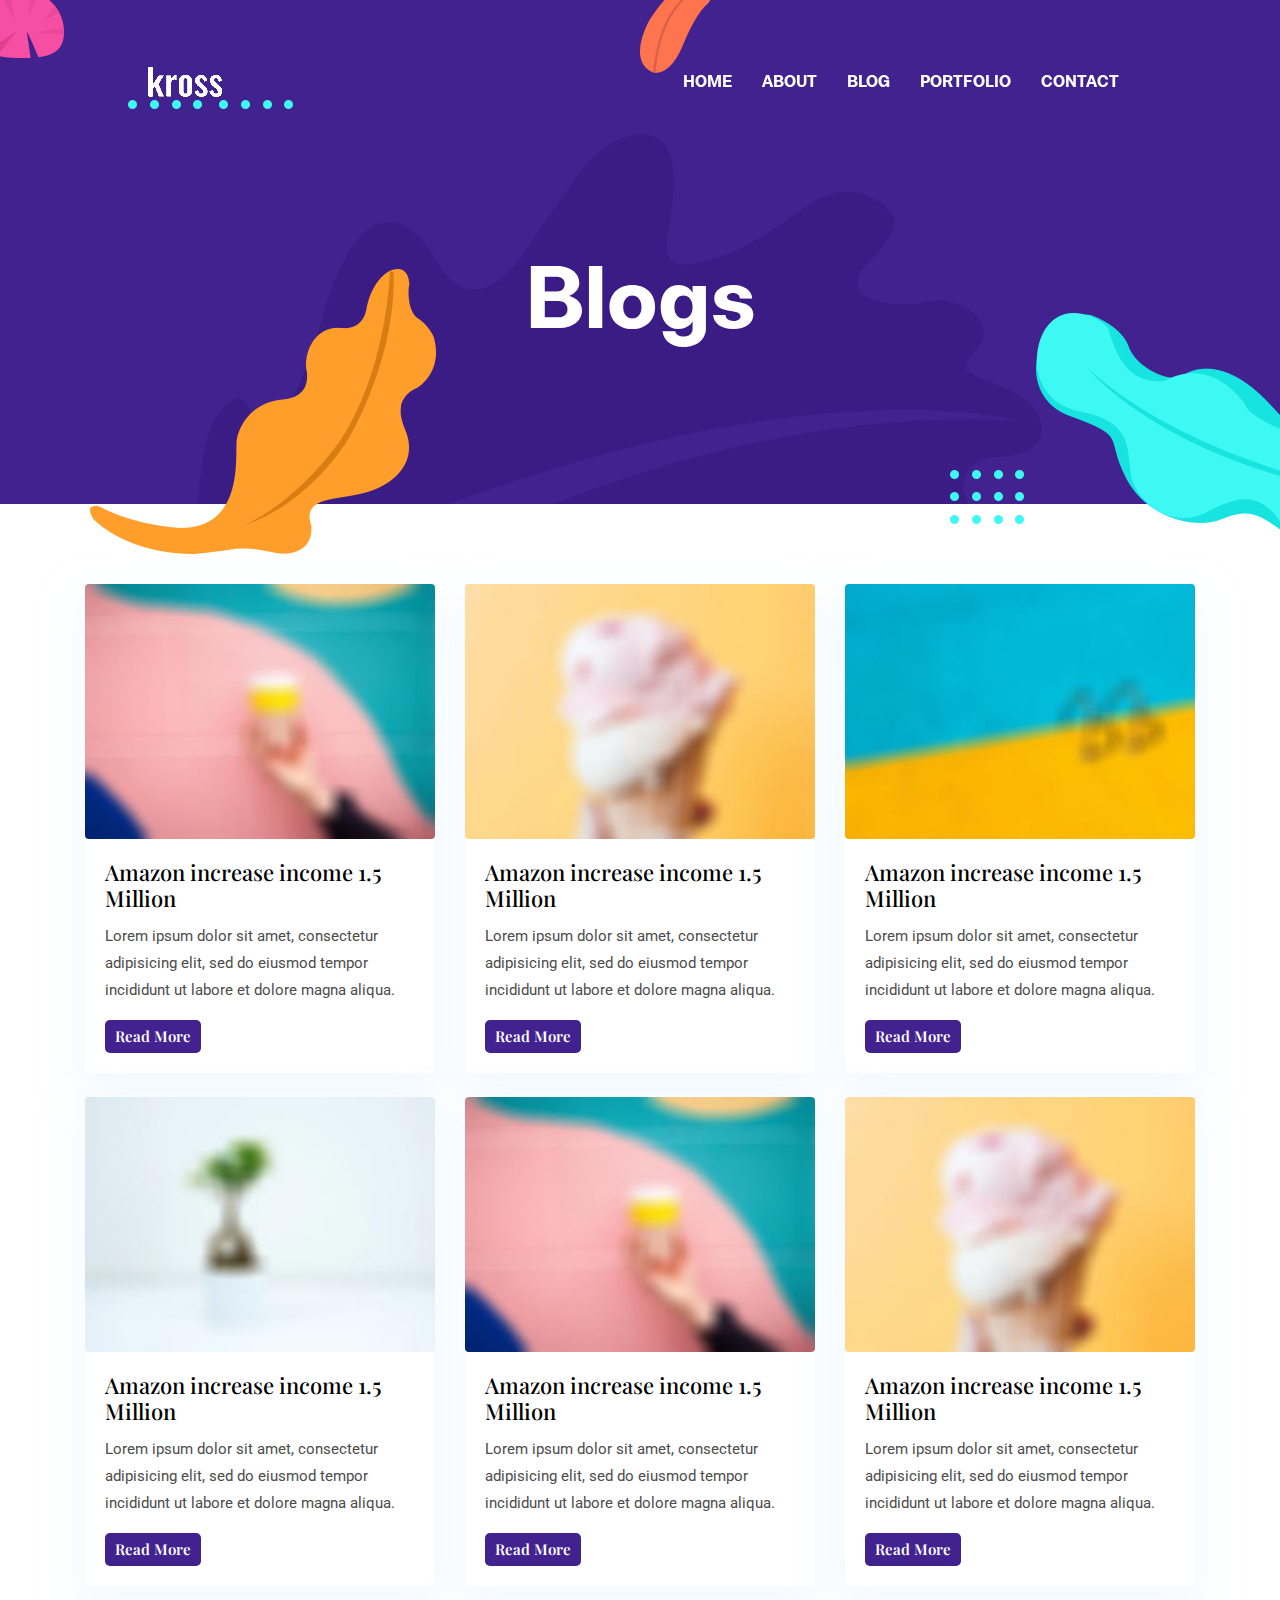
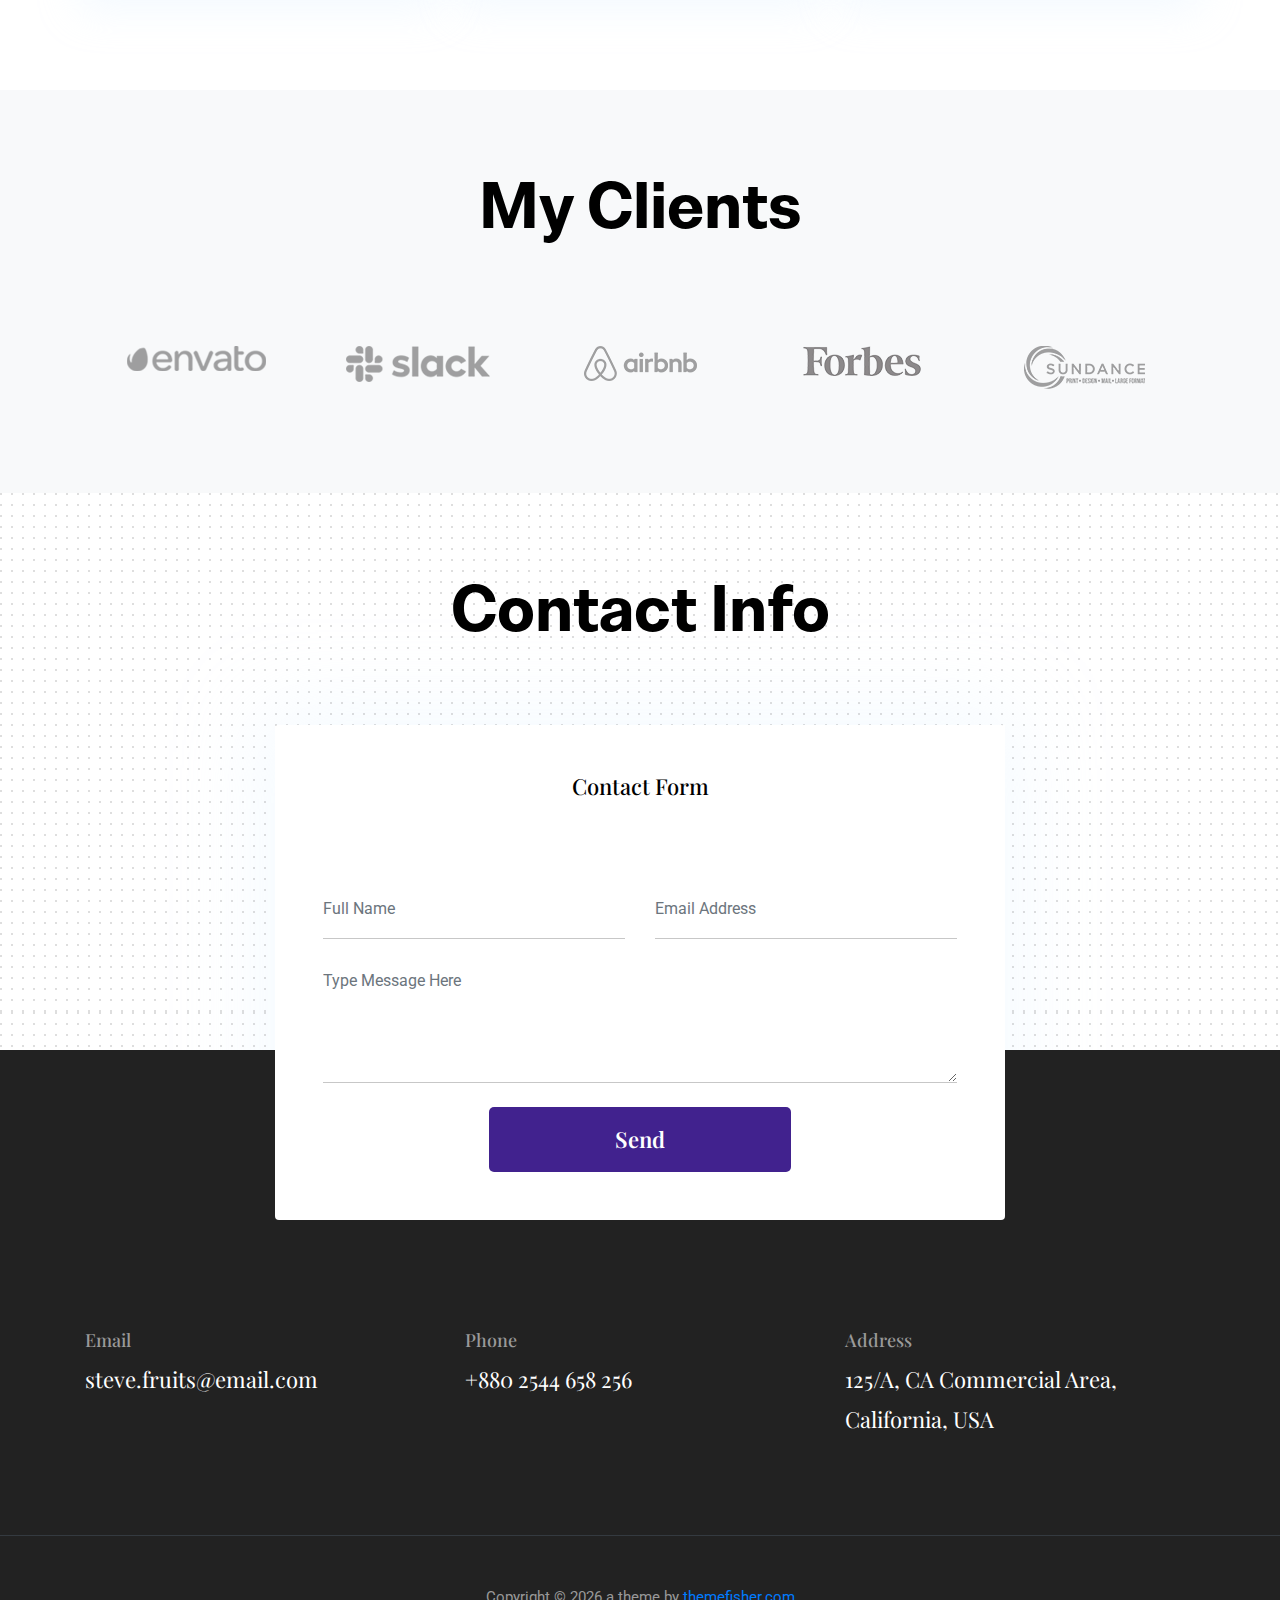
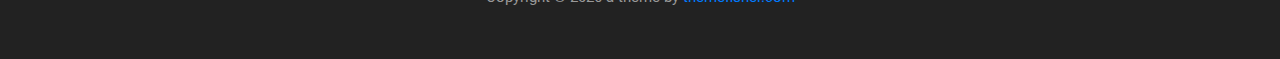
<file: blog.html>
<!DOCTYPE html>
<html lang="zxx">
	<head>
		<meta charset="utf-8" />
		<title>Portfolio Template</title>

		<!-- mobile responsive meta -->
		<meta name="viewport" content="width=device-width, initial-scale=1" />
		<meta
			name="viewport"
			content="width=device-width, initial-scale=1, maximum-scale=1"
		/>

		<!-- ** Plugins Needed for the Project ** -->
		<!-- Bootstrap -->
		<link rel="stylesheet" href="plugins/bootstrap/bootstrap.min.css" />
		<!-- slick slider -->
		<link rel="stylesheet" href="plugins/slick/slick.css" />
		<!-- themefy-icon -->
		<link rel="stylesheet" href="plugins/themify-icons/themify-icons.css" />

		<!-- Main Stylesheet -->
		<link href="css/style.css" rel="stylesheet" />

		<!--Favicon-->
		<link rel="shortcut icon" href="images/favicon.ico" type="image/x-icon" />
		<link rel="icon" href="images/favicon.ico" type="image/x-icon" />
	</head>

	<body>
		<header class="navigation fixed-top">
			<nav class="navbar navbar-expand-lg navbar-dark" id="navbar">
				<a class="navbar-brand font-tertiary h3" href="index.html"
					><img src="images/logo.png" alt="Myself"
				/></a>
				<button
					class="navbar-toggler"
					type="button"
					data-toggle="collapse"
					data-target="#navigation"
					aria-controls="navigation"
					aria-expanded="false"
					aria-label="Toggle navigation"
				>
					<span class="navbar-toggler-icon"></span>
				</button>

				<div class="collapse navbar-collapse text-center" id="navigation">
					<ul class="navbar-nav ml-auto">
						<li class="nav-item active">
							<a class="nav-link" href="index.html">Home</a>
						</li>
						<li class="nav-item">
							<a class="nav-link" href="about.html">about</a>
						</li>
						<li class="nav-item">
							<a class="nav-link" href="blog.html">Blog</a>
						</li>
						<li class="nav-item">
							<a class="nav-link" href="portfolio.html">Portfolio</a>
						</li>
						<li class="nav-item">
							<a class="nav-link" href="contact.html">Contact</a>
						</li>
					</ul>
				</div>
			</nav>
		</header>

		<!-- page title -->
		<section class="page-title bg-primary position-relative">
			<div class="container">
				<div class="row">
					<div class="col-12 text-center">
						<h1 class="text-white font-tertiary">Blogs</h1>
					</div>
				</div>
			</div>
			<!-- background shapes -->
			<img
				src="images/illustrations/page-title.png"
				alt="illustrations"
				class="bg-shape-1 w-100"
			/>
			<img
				src="images/illustrations/leaf-pink-round.png"
				alt="illustrations"
				class="bg-shape-2"
			/>
			<img
				src="images/illustrations/dots-cyan.png"
				alt="illustrations"
				class="bg-shape-3"
			/>
			<img
				src="images/illustrations/leaf-orange.png"
				alt="illustrations"
				class="bg-shape-4"
			/>
			<img
				src="images/illustrations/leaf-yellow.png"
				alt="illustrations"
				class="bg-shape-5"
			/>
			<img
				src="images/illustrations/dots-group-cyan.png"
				alt="illustrations"
				class="bg-shape-6"
			/>
			<img
				src="images/illustrations/leaf-cyan-lg.png"
				alt="illustrations"
				class="bg-shape-7"
			/>
		</section>
		<!-- /page title -->

		<!-- blog -->
		<section class="section">
			<div class="container">
				<div class="row">
					<div class="col-lg-4 col-sm-6 mb-4">
						<article class="card shadow">
							<img
								class="rounded card-img-top"
								src="images/blog/post-5.jpg"
								alt="post-thumb"
							/>
							<div class="card-body">
								<h4 class="card-title">
									<a class="text-dark" href="blog-single.html"
										>Amazon increase income 1.5 Million</a
									>
								</h4>
								<p class="cars-text">
									Lorem ipsum dolor sit amet, consectetur adipisicing elit, sed do eiusmod
									tempor incididunt ut labore et dolore magna aliqua.
								</p>
								<a href="blog-single.html" class="btn btn-xs btn-primary">Read More</a>
							</div>
						</article>
					</div>
					<div class="col-lg-4 col-sm-6 mb-4">
						<article class="card shadow">
							<img
								class="rounded card-img-top"
								src="images/blog/post-2.jpg"
								alt="post-thumb"
							/>
							<div class="card-body">
								<h4 class="card-title">
									<a class="text-dark" href="blog-single.html"
										>Amazon increase income 1.5 Million</a
									>
								</h4>
								<p class="cars-text">
									Lorem ipsum dolor sit amet, consectetur adipisicing elit, sed do eiusmod
									tempor incididunt ut labore et dolore magna aliqua.
								</p>
								<a href="blog-single.html" class="btn btn-xs btn-primary">Read More</a>
							</div>
						</article>
					</div>
					<div class="col-lg-4 col-sm-6 mb-4">
						<article class="card shadow">
							<img
								class="rounded card-img-top"
								src="images/blog/post-3.jpg"
								alt="post-thumb"
							/>
							<div class="card-body">
								<h4 class="card-title">
									<a class="text-dark" href="blog-single.html"
										>Amazon increase income 1.5 Million</a
									>
								</h4>
								<p class="cars-text">
									Lorem ipsum dolor sit amet, consectetur adipisicing elit, sed do eiusmod
									tempor incididunt ut labore et dolore magna aliqua.
								</p>
								<a href="blog-single.html" class="btn btn-xs btn-primary">Read More</a>
							</div>
						</article>
					</div>
					<div class="col-lg-4 col-sm-6 mb-4">
						<article class="card shadow">
							<img
								class="rounded card-img-top"
								src="images/blog/post-4.jpg"
								alt="post-thumb"
							/>
							<div class="card-body">
								<h4 class="card-title">
									<a class="text-dark" href="blog-single.html"
										>Amazon increase income 1.5 Million</a
									>
								</h4>
								<p class="cars-text">
									Lorem ipsum dolor sit amet, consectetur adipisicing elit, sed do eiusmod
									tempor incididunt ut labore et dolore magna aliqua.
								</p>
								<a href="blog-single.html" class="btn btn-xs btn-primary">Read More</a>
							</div>
						</article>
					</div>
					<div class="col-lg-4 col-sm-6 mb-4">
						<article class="card shadow">
							<img
								class="rounded card-img-top"
								src="images/blog/post-5.jpg"
								alt="post-thumb"
							/>
							<div class="card-body">
								<h4 class="card-title">
									<a class="text-dark" href="blog-single.html"
										>Amazon increase income 1.5 Million</a
									>
								</h4>
								<p class="cars-text">
									Lorem ipsum dolor sit amet, consectetur adipisicing elit, sed do eiusmod
									tempor incididunt ut labore et dolore magna aliqua.
								</p>
								<a href="blog-single.html" class="btn btn-xs btn-primary">Read More</a>
							</div>
						</article>
					</div>
					<div class="col-lg-4 col-sm-6 mb-4">
						<article class="card shadow">
							<img
								class="rounded card-img-top"
								src="images/blog/post-2.jpg"
								alt="post-thumb"
							/>
							<div class="card-body">
								<h4 class="card-title">
									<a class="text-dark" href="blog-single.html"
										>Amazon increase income 1.5 Million</a
									>
								</h4>
								<p class="cars-text">
									Lorem ipsum dolor sit amet, consectetur adipisicing elit, sed do eiusmod
									tempor incididunt ut labore et dolore magna aliqua.
								</p>
								<a href="blog-single.html" class="btn btn-xs btn-primary">Read More</a>
							</div>
						</article>
					</div>
				</div>
			</div>
		</section>
		<!-- /blog -->

		<!-- clients -->
		<section class="section bg-light">
			<div class="container">
				<div class="row">
					<div class="col-12 text-center">
						<h2 class="section-title">My Clients</h2>
					</div>
				</div>
				<div class="row">
					<div class="col-12">
						<div class="client-logo-slider d-flex align-items-center">
							<a href="#" class="text-center d-block outline-0 p-4"
								><img
									class="d-unset img-fluid"
									src="images/clients-logo/client-logo-1.png"
									alt="client-logo"
							/></a>
							<a href="#" class="text-center d-block outline-0 p-4"
								><img
									class="d-unset img-fluid"
									src="images/clients-logo/client-logo-2.png"
									alt="client-logo"
							/></a>
							<a href="#" class="text-center d-block outline-0 p-4"
								><img
									class="d-unset img-fluid"
									src="images/clients-logo/client-logo-3.png"
									alt="client-logo"
							/></a>
							<a href="#" class="text-center d-block outline-0 p-4"
								><img
									class="d-unset img-fluid"
									src="images/clients-logo/client-logo-4.png"
									alt="client-logo"
							/></a>
							<a href="#" class="text-center d-block outline-0 p-4"
								><img
									class="d-unset img-fluid"
									src="images/clients-logo/client-logo-5.png"
									alt="client-logo"
							/></a>
							<a href="#" class="text-center d-block outline-0 p-4"
								><img
									class="d-unset img-fluid"
									src="images/clients-logo/client-logo-1.png"
									alt="client-logo"
							/></a>
							<a href="#" class="text-center d-block outline-0 p-4"
								><img
									class="d-unset img-fluid"
									src="images/clients-logo/client-logo-2.png"
									alt="client-logo"
							/></a>
							<a href="#" class="text-center d-block outline-0 p-4"
								><img
									class="d-unset img-fluid"
									src="images/clients-logo/client-logo-3.png"
									alt="client-logo"
							/></a>
							<a href="#" class="text-center d-block outline-0 p-4"
								><img
									class="d-unset img-fluid"
									src="images/clients-logo/client-logo-4.png"
									alt="client-logo"
							/></a>
							<a href="#" class="text-center d-block outline-0 p-4"
								><img
									class="d-unset img-fluid"
									src="images/clients-logo/client-logo-5.png"
									alt="client-logo"
							/></a>
						</div>
					</div>
				</div>
			</div>
		</section>
		<!-- /clients -->

		<!-- contact -->
		<section
			class="section section-on-footer"
			data-background="images/backgrounds/bg-dots.png"
		>
			<div class="container">
				<div class="row">
					<div class="col-12 text-center">
						<h2 class="section-title">Contact Info</h2>
					</div>
					<div class="col-lg-8 mx-auto">
						<div class="bg-white rounded text-center p-5 shadow-down">
							<h4 class="mb-80">Contact Form</h4>
							<form action="#" class="row">
								<div class="col-md-6">
									<input
										type="text"
										id="name"
										name="name"
										placeholder="Full Name"
										class="form-control px-0 mb-4"
									/>
								</div>
								<div class="col-md-6">
									<input
										type="email"
										id="email"
										name="email"
										placeholder="Email Address"
										class="form-control px-0 mb-4"
									/>
								</div>
								<div class="col-12">
									<textarea
										name="message"
										id="message"
										class="form-control px-0 mb-4"
										placeholder="Type Message Here"
									></textarea>
								</div>
								<div class="col-lg-6 col-10 mx-auto">
									<button class="btn btn-primary w-100">send</button>
								</div>
							</form>
						</div>
					</div>
				</div>
			</div>
		</section>
		<!-- /contact -->

		<!-- footer -->
		<footer class="bg-dark footer-section">
			<div class="section">
				<div class="container">
					<div class="row">
						<div class="col-md-4">
							<h5 class="text-light">Email</h5>
							<p class="text-white paragraph-lg font-secondary">steve.fruits@email.com</p>
						</div>
						<div class="col-md-4">
							<h5 class="text-light">Phone</h5>
							<p class="text-white paragraph-lg font-secondary">+880 2544 658 256</p>
						</div>
						<div class="col-md-4">
							<h5 class="text-light">Address</h5>
							<p class="text-white paragraph-lg font-secondary">
								125/A, CA Commercial Area, California, USA
							</p>
						</div>
					</div>
				</div>
			</div>
			<div class="border-top text-center border-dark py-5">
				<p class="mb-0 text-light">
					Copyright ©
					<script>
						var CurrentYear = new Date().getFullYear();
						document.write(CurrentYear);
					</script>
					a theme by <a href="themefisher.com">themefisher.com</a>
				</p>
			</div>
		</footer>
		<!-- /footer -->

		<!-- jQuery -->
		<script src="plugins/jQuery/jquery.min.js"></script>
		<!-- Bootstrap JS -->
		<script src="plugins/bootstrap/bootstrap.min.js"></script>
		<!-- slick slider -->
		<script src="plugins/slick/slick.min.js"></script>
		<!-- filter -->
		<script src="plugins/shuffle/shuffle.min.js"></script>

		<!-- Main Script -->
		<script src="js/script.js"></script>
	</body>
</html>
</file>
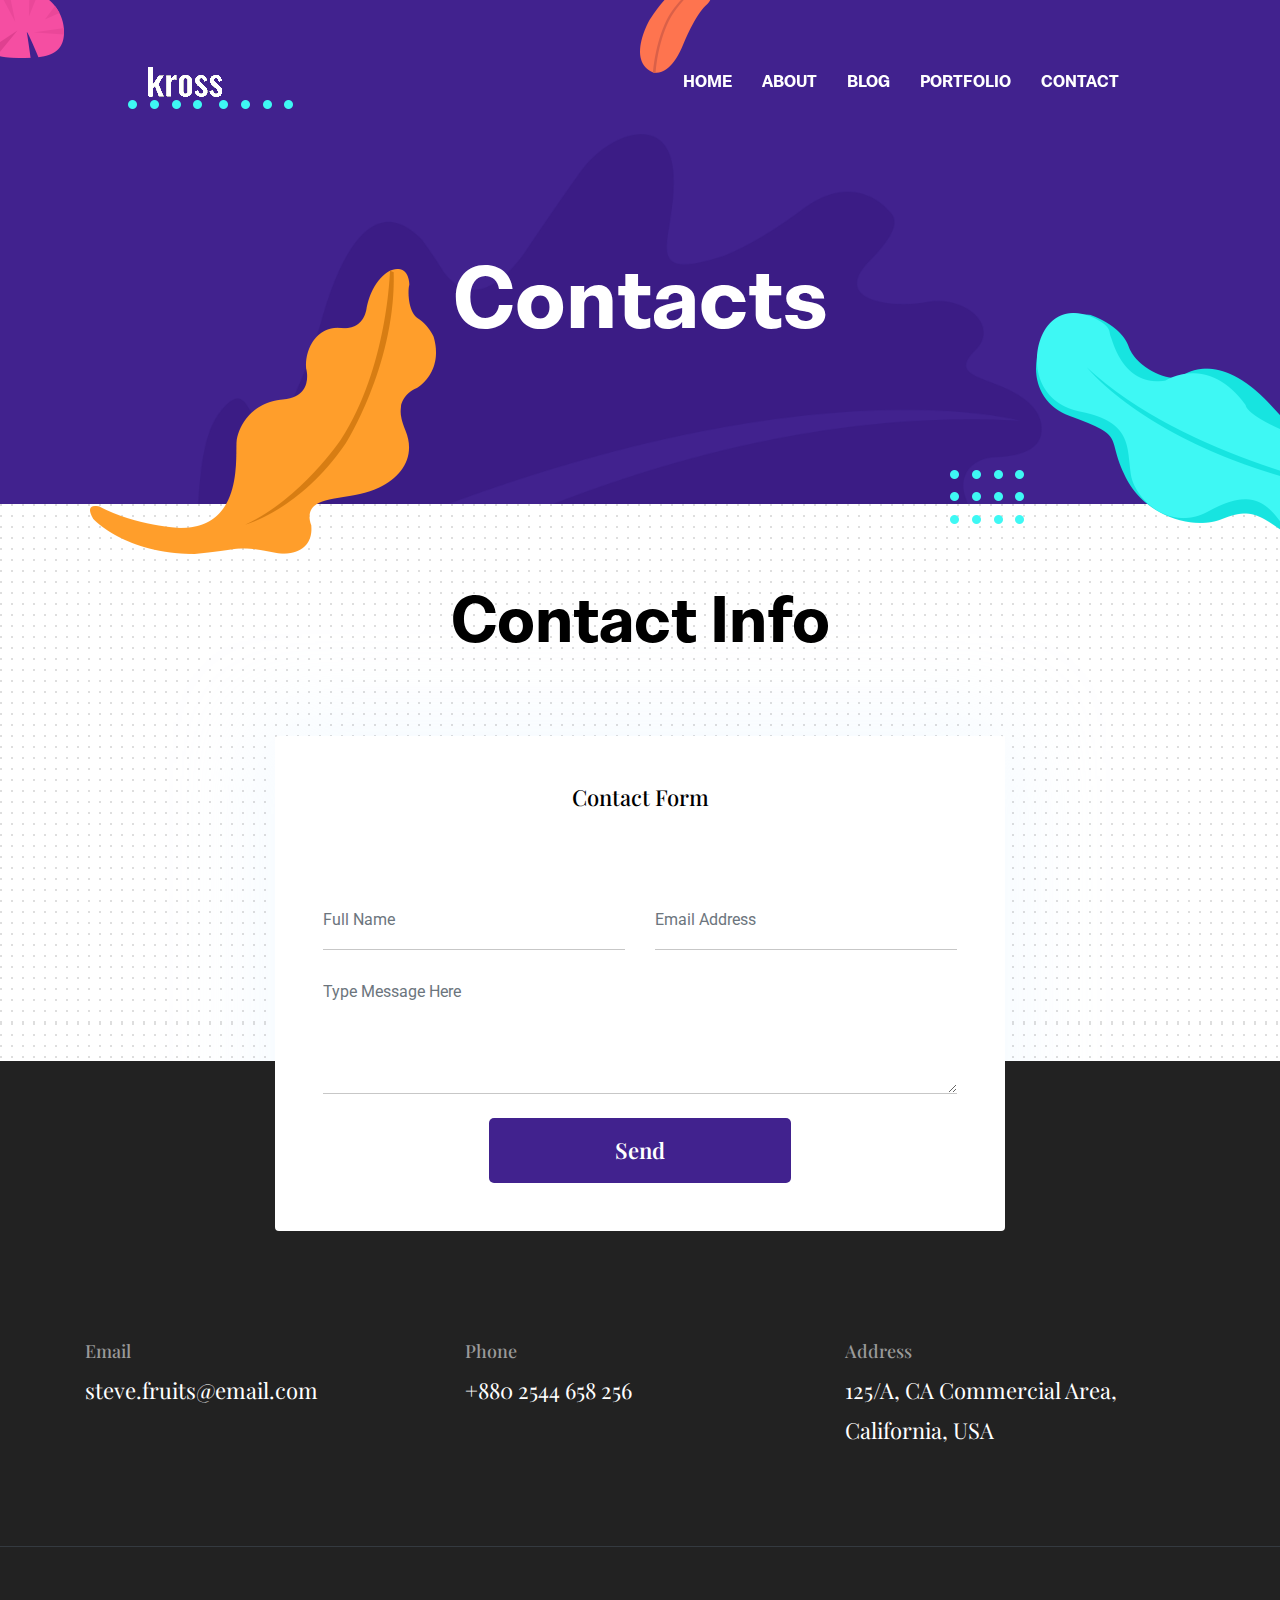
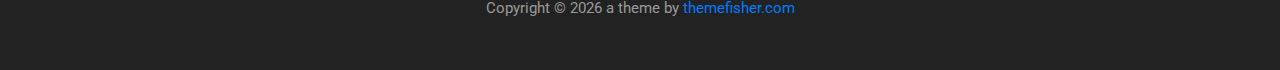
<file: contact.html>
<!DOCTYPE html>
<html lang="zxx">
	<head>
		<meta charset="utf-8" />
		<title>Portfolio Template</title>

		<!-- mobile responsive meta -->
		<meta name="viewport" content="width=device-width, initial-scale=1" />
		<meta
			name="viewport"
			content="width=device-width, initial-scale=1, maximum-scale=1"
		/>

		<!-- ** Plugins Needed for the Project ** -->
		<!-- Bootstrap -->
		<link rel="stylesheet" href="plugins/bootstrap/bootstrap.min.css" />
		<!-- slick slider -->
		<link rel="stylesheet" href="plugins/slick/slick.css" />
		<!-- themefy-icon -->
		<link rel="stylesheet" href="plugins/themify-icons/themify-icons.css" />

		<!-- Main Stylesheet -->
		<link href="css/style.css" rel="stylesheet" />

		<!--Favicon-->
		<link rel="shortcut icon" href="images/favicon.ico" type="image/x-icon" />
		<link rel="icon" href="images/favicon.ico" type="image/x-icon" />
	</head>

	<body>
		<header class="navigation fixed-top">
			<nav class="navbar navbar-expand-lg navbar-dark" id="navbar">
				<a class="navbar-brand font-tertiary h3" href="index.html"
					><img src="images/logo.png" alt="Myself"
				/></a>
				<button
					class="navbar-toggler"
					type="button"
					data-toggle="collapse"
					data-target="#navigation"
					aria-controls="navigation"
					aria-expanded="false"
					aria-label="Toggle navigation"
				>
					<span class="navbar-toggler-icon"></span>
				</button>

				<div class="collapse navbar-collapse text-center" id="navigation">
					<ul class="navbar-nav ml-auto">
						<li class="nav-item active">
							<a class="nav-link" href="index.html">Home</a>
						</li>
						<li class="nav-item">
							<a class="nav-link" href="about.html">about</a>
						</li>
						<li class="nav-item">
							<a class="nav-link" href="blog.html">Blog</a>
						</li>
						<li class="nav-item">
							<a class="nav-link" href="portfolio.html">Portfolio</a>
						</li>
						<li class="nav-item">
							<a class="nav-link" href="contact.html">Contact</a>
						</li>
					</ul>
				</div>
			</nav>
		</header>

		<!-- page title -->
		<section class="page-title bg-primary position-relative">
			<div class="container">
				<div class="row">
					<div class="col-12 text-center">
						<h1 class="text-white font-tertiary">Contacts</h1>
					</div>
				</div>
			</div>
			<!-- background shapes -->
			<img
				src="images/illustrations/page-title.png"
				alt="illustrations"
				class="bg-shape-1 w-100"
			/>
			<img
				src="images/illustrations/leaf-pink-round.png"
				alt="illustrations"
				class="bg-shape-2"
			/>
			<img
				src="images/illustrations/dots-cyan.png"
				alt="illustrations"
				class="bg-shape-3"
			/>
			<img
				src="images/illustrations/leaf-orange.png"
				alt="illustrations"
				class="bg-shape-4"
			/>
			<img
				src="images/illustrations/leaf-yellow.png"
				alt="illustrations"
				class="bg-shape-5"
			/>
			<img
				src="images/illustrations/dots-group-cyan.png"
				alt="illustrations"
				class="bg-shape-6"
			/>
			<img
				src="images/illustrations/leaf-cyan-lg.png"
				alt="illustrations"
				class="bg-shape-7"
			/>
		</section>
		<!-- /page title -->

		<!-- contact -->
		<section
			class="section section-on-footer"
			data-background="images/backgrounds/bg-dots.png"
		>
			<div class="container">
				<div class="row">
					<div class="col-12 text-center">
						<h2 class="section-title">Contact Info</h2>
					</div>
					<div class="col-lg-8 mx-auto">
						<div class="bg-white rounded text-center p-5 shadow-down">
							<h4 class="mb-80">Contact Form</h4>
							<form action="#" class="row">
								<div class="col-md-6">
									<input
										type="text"
										id="name"
										name="name"
										placeholder="Full Name"
										class="form-control px-0 mb-4"
									/>
								</div>
								<div class="col-md-6">
									<input
										type="email"
										id="email"
										name="email"
										placeholder="Email Address"
										class="form-control px-0 mb-4"
									/>
								</div>
								<div class="col-12">
									<textarea
										name="message"
										id="message"
										class="form-control px-0 mb-4"
										placeholder="Type Message Here"
									></textarea>
								</div>
								<div class="col-lg-6 col-10 mx-auto">
									<button class="btn btn-primary w-100">send</button>
								</div>
							</form>
						</div>
					</div>
				</div>
			</div>
		</section>
		<!-- /contact -->

		<!-- footer -->
		<footer class="bg-dark footer-section">
			<div class="section">
				<div class="container">
					<div class="row">
						<div class="col-md-4">
							<h5 class="text-light">Email</h5>
							<p class="text-white paragraph-lg font-secondary">steve.fruits@email.com</p>
						</div>
						<div class="col-md-4">
							<h5 class="text-light">Phone</h5>
							<p class="text-white paragraph-lg font-secondary">+880 2544 658 256</p>
						</div>
						<div class="col-md-4">
							<h5 class="text-light">Address</h5>
							<p class="text-white paragraph-lg font-secondary">
								125/A, CA Commercial Area, California, USA
							</p>
						</div>
					</div>
				</div>
			</div>
			<div class="border-top text-center border-dark py-5">
				<p class="mb-0 text-light">
					Copyright ©
					<script>
						var CurrentYear = new Date().getFullYear();
						document.write(CurrentYear);
					</script>
					a theme by <a href="themefisher.com">themefisher.com</a>
				</p>
			</div>
		</footer>
		<!-- /footer -->

		<!-- jQuery -->
		<script src="plugins/jQuery/jquery.min.js"></script>
		<!-- Bootstrap JS -->
		<script src="plugins/bootstrap/bootstrap.min.js"></script>
		<!-- slick slider -->
		<script src="plugins/slick/slick.min.js"></script>
		<!-- filter -->
		<script src="plugins/shuffle/shuffle.min.js"></script>

		<!-- Main Script -->
		<script src="js/script.js"></script>
	</body>
</html>
</file>
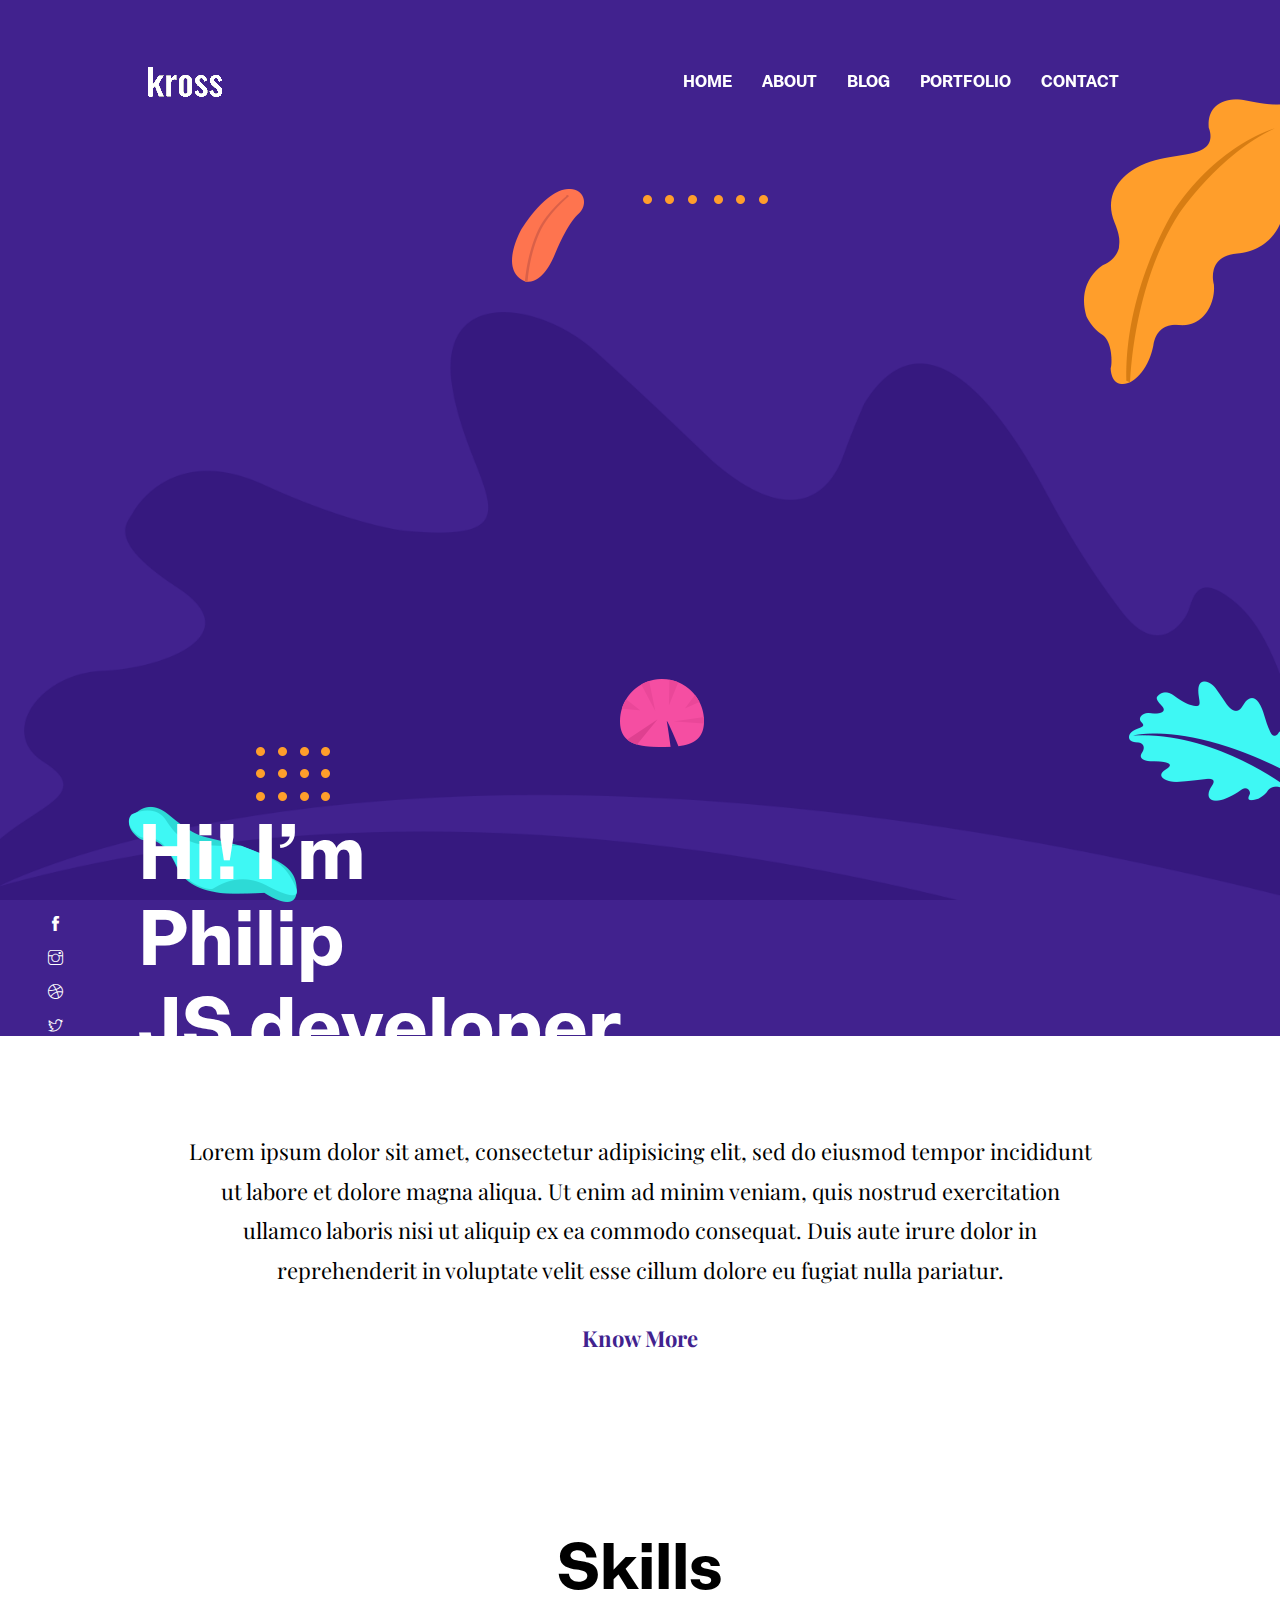
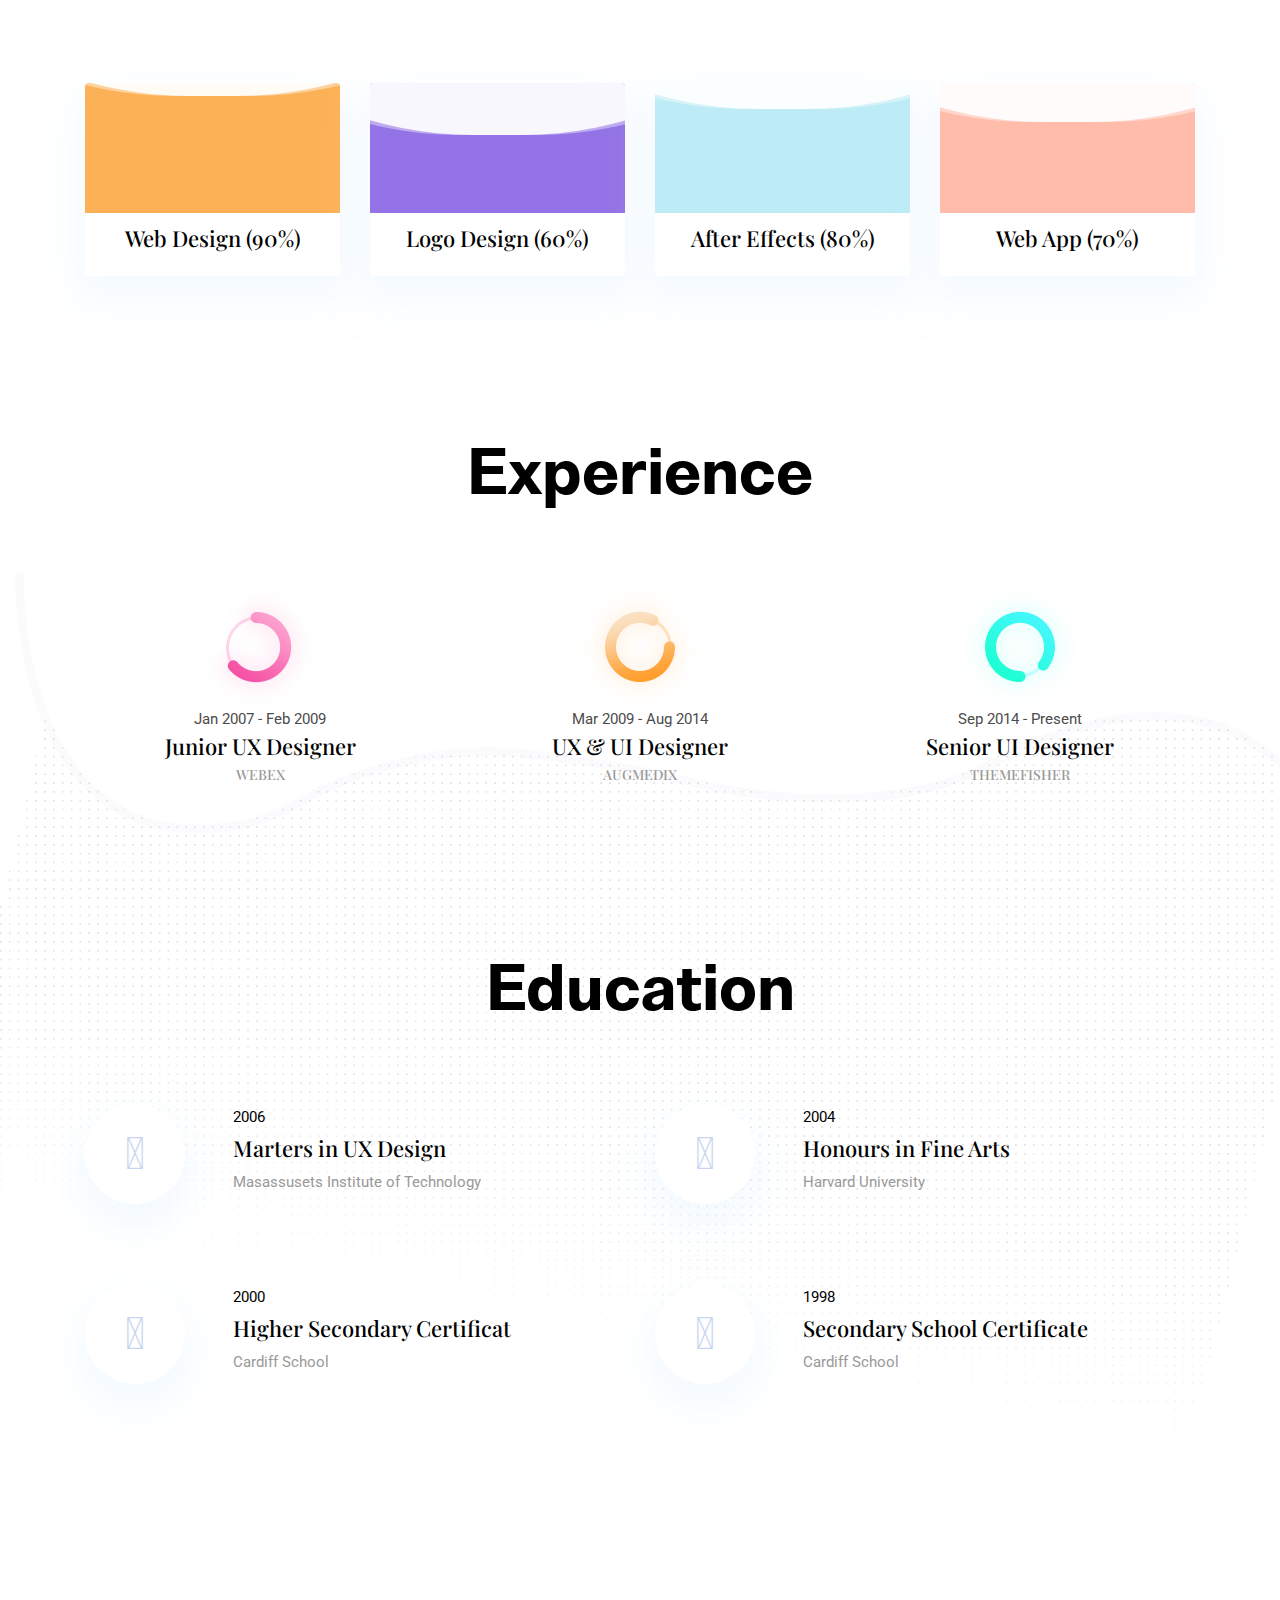
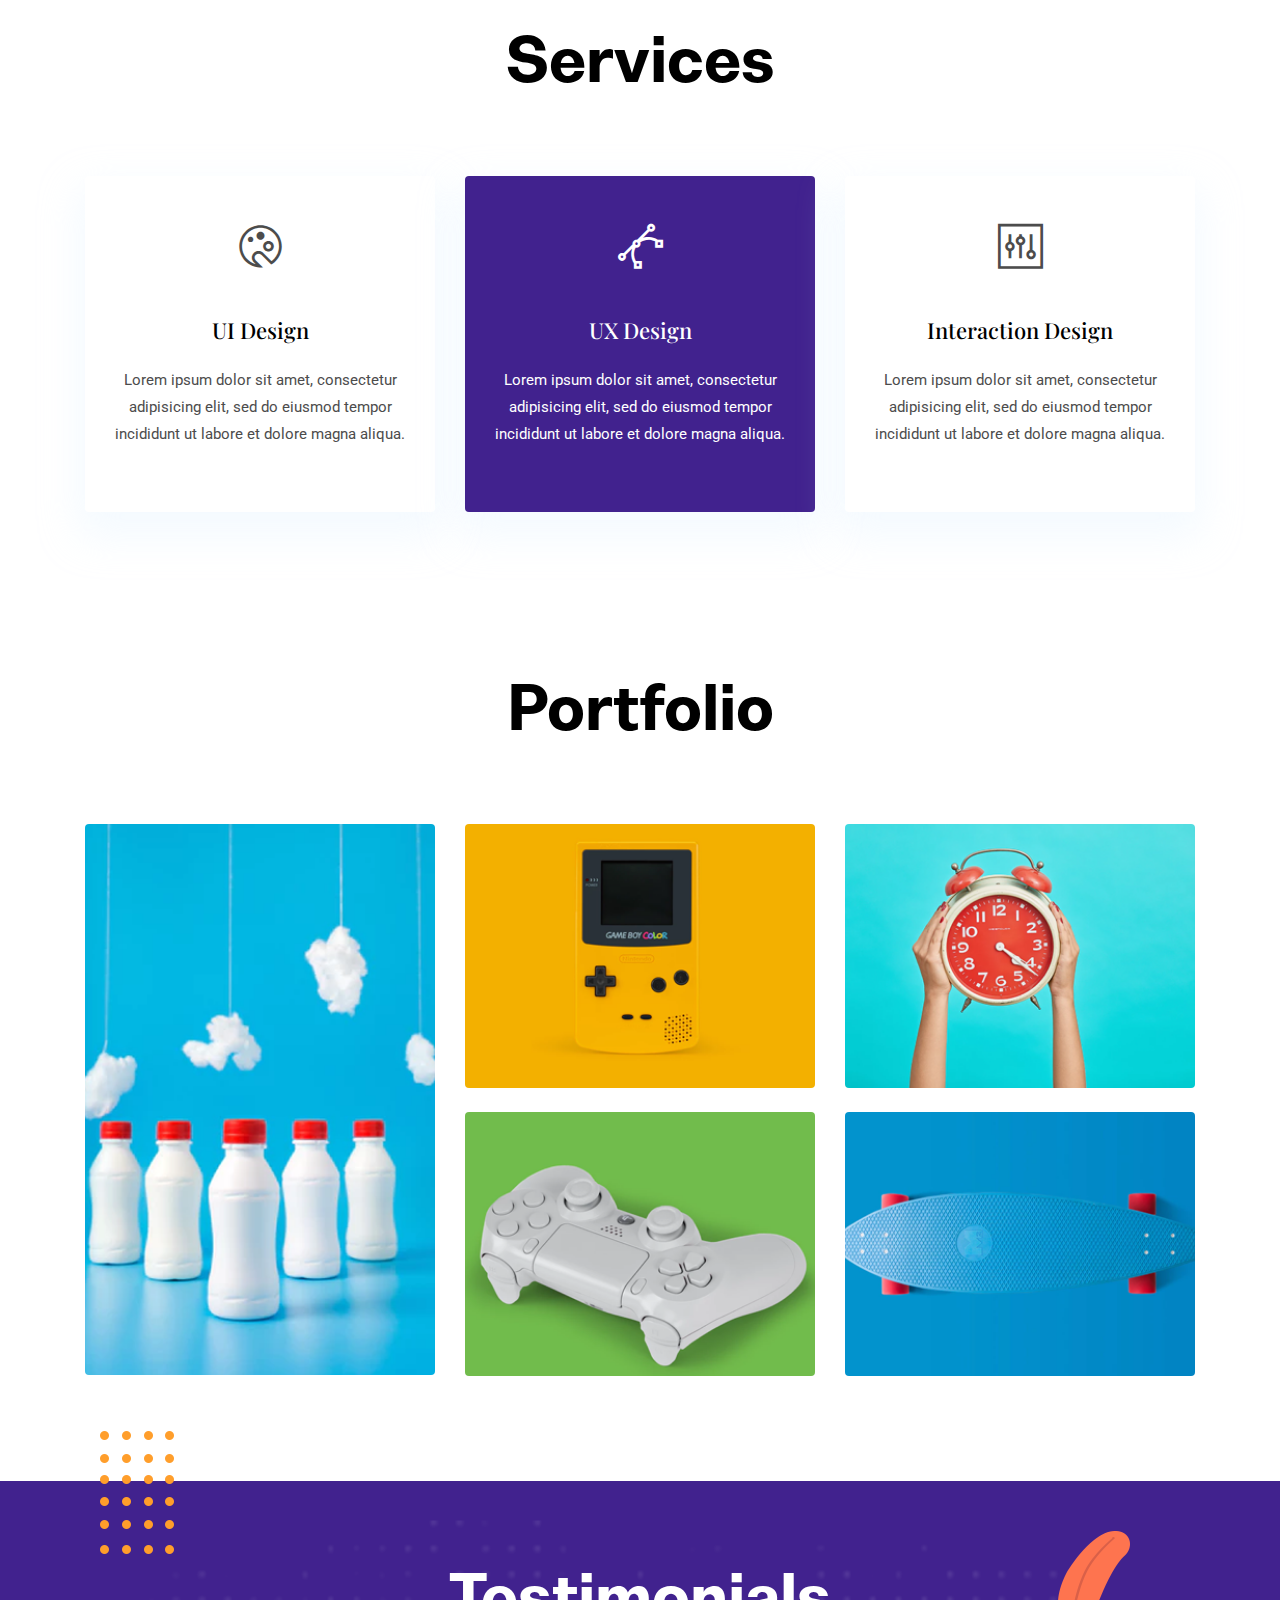
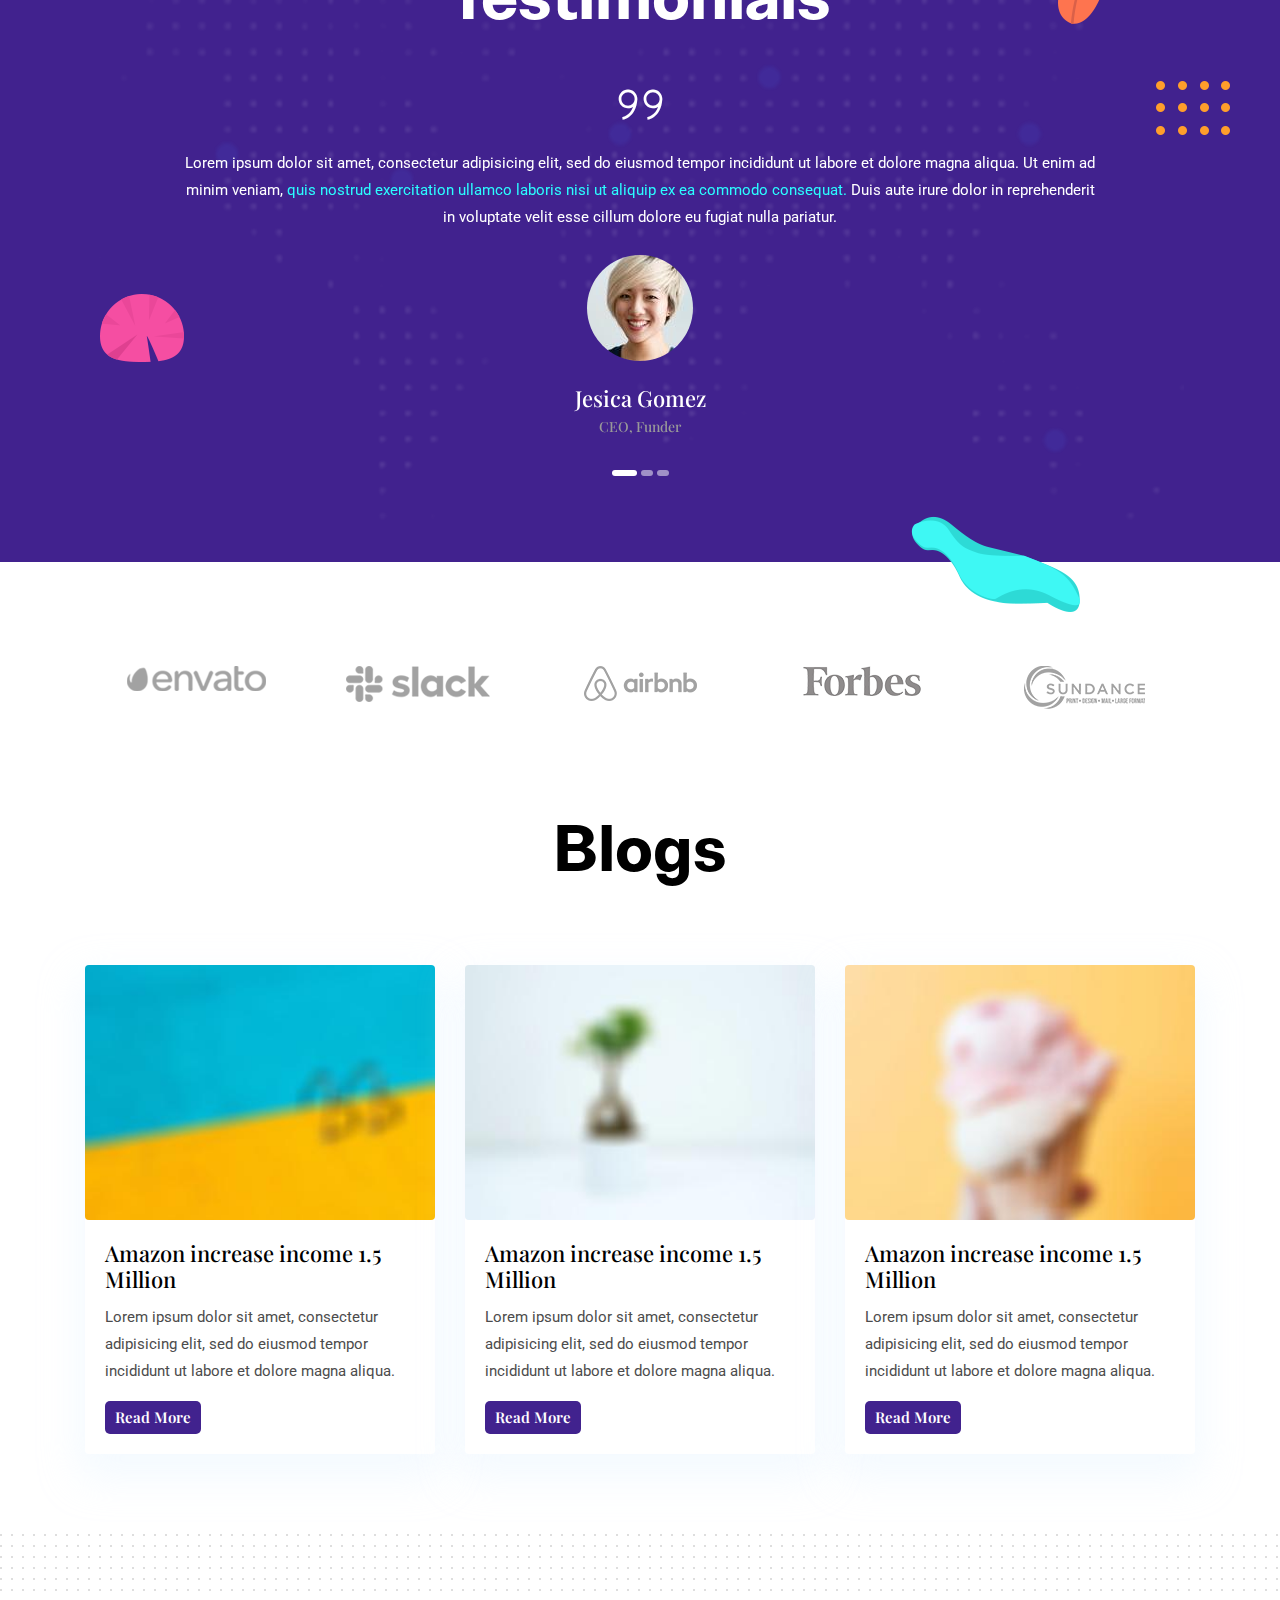
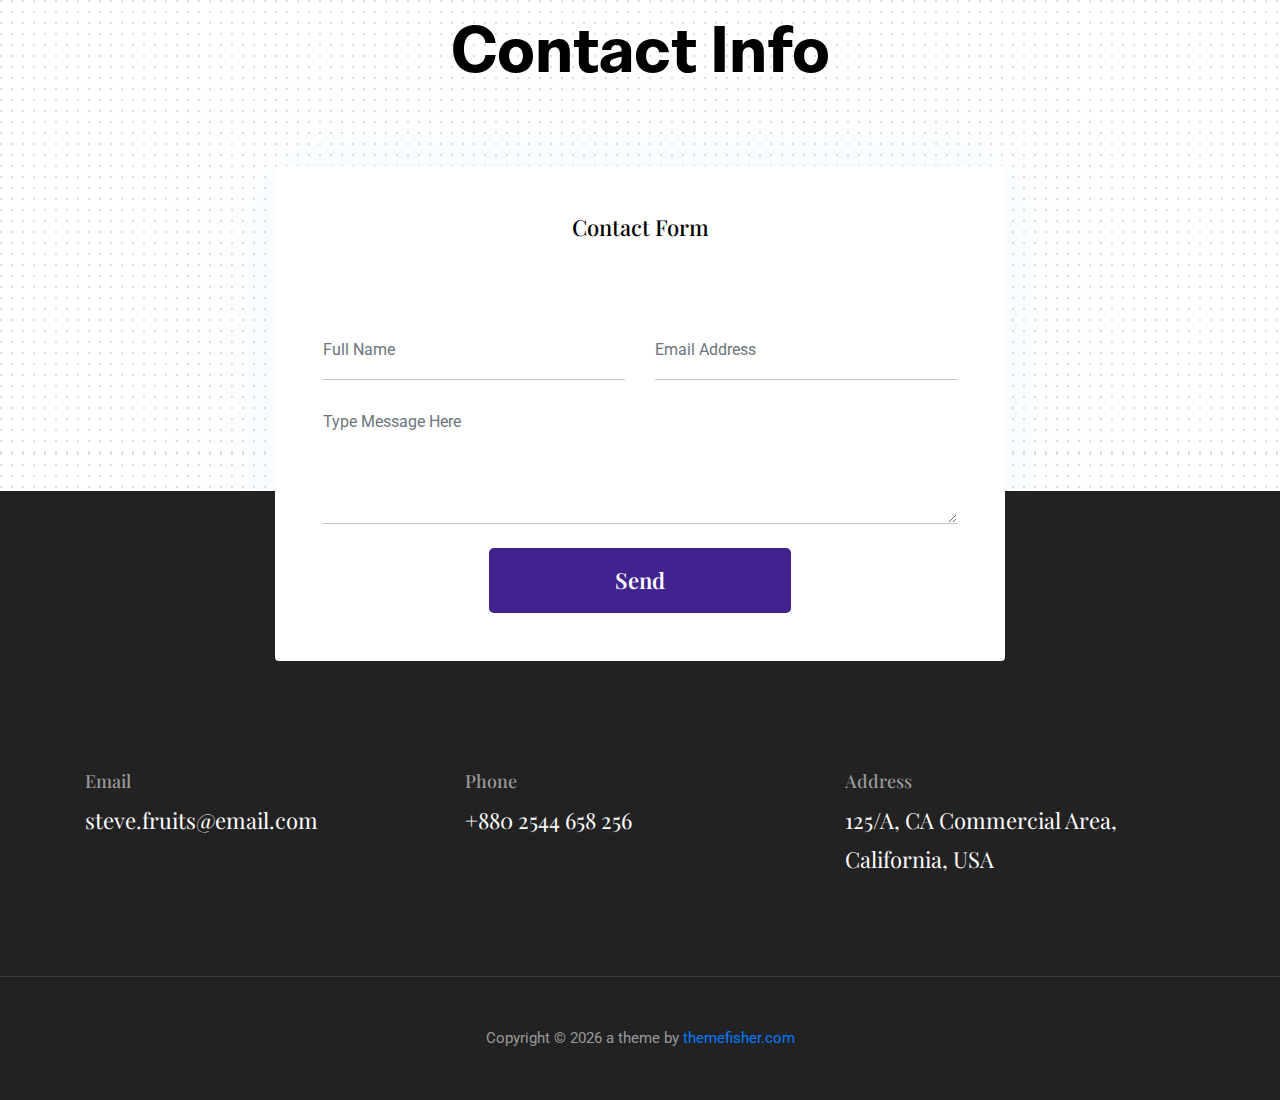
<file: index multi page.html>
<!DOCTYPE html>
<html lang="zxx">
	<head>
		<meta charset="utf-8" />
		<title>Portfolio Template</title>

		<!-- mobile responsive meta -->
		<meta name="viewport" content="width=device-width, initial-scale=1" />
		<meta
			name="viewport"
			content="width=device-width, initial-scale=1, maximum-scale=1"
		/>

		<!-- ** Plugins Needed for the Project ** -->
		<!-- Bootstrap -->
		<link rel="stylesheet" href="plugins/bootstrap/bootstrap.min.css" />
		<!-- slick slider -->
		<link rel="stylesheet" href="plugins/slick/slick.css" />
		<!-- themefy-icon -->
		<link rel="stylesheet" href="plugins/themify-icons/themify-icons.css" />

		<!-- Main Stylesheet -->
		<link href="css/style.css" rel="stylesheet" />

		<!--Favicon-->
		<link rel="shortcut icon" href="images/favicon.ico" type="image/x-icon" />
		<link rel="icon" href="images/favicon.ico" type="image/x-icon" />
	</head>

	<body>
		<header class="navigation fixed-top">
			<nav class="navbar navbar-expand-lg navbar-dark" id="navbar">
				<a class="navbar-brand font-tertiary h3" href="index.html"
					><img src="images/logo.png" alt="Myself"
				/></a>
				<button
					class="navbar-toggler"
					type="button"
					data-toggle="collapse"
					data-target="#navigation"
					aria-controls="navigation"
					aria-expanded="false"
					aria-label="Toggle navigation"
				>
					<span class="navbar-toggler-icon"></span>
				</button>

				<div class="collapse navbar-collapse text-center" id="navigation">
					<ul class="navbar-nav ml-auto">
						<li class="nav-item active">
							<a class="nav-link" href="index.html">Home</a>
						</li>
						<li class="nav-item">
							<a class="nav-link" href="about.html">about</a>
						</li>
						<li class="nav-item">
							<a class="nav-link" href="blog.html">Blog</a>
						</li>
						<li class="nav-item">
							<a class="nav-link" href="portfolio.html">Portfolio</a>
						</li>
						<li class="nav-item">
							<a class="nav-link" href="contact.html">Contact</a>
						</li>
					</ul>
				</div>
			</nav>
		</header>

		<!-- hero area -->
		<section class="hero-area bg-primary" id="parallax">
			<div class="container">
				<div class="row">
					<div class="col-lg-11 mx-auto" id="welcome-section">
						<h1 class="text-white font-tertiary">
							Hi! I’m <br />
							Philip <br />
							JS developer
						</h1>
					</div>
				</div>
			</div>
			<div class="layer-bg w-100">
				<img
					class="img-fluid w-100"
					src="images/illustrations/leaf-bg.png"
					alt="bg-shape"
				/>
			</div>
			<div class="layer" id="l2">
				<img src="images/illustrations/dots-cyan.png" alt="bg-shape" />
			</div>
			<div class="layer" id="l3">
				<img src="images/illustrations/leaf-orange.png" alt="bg-shape" />
			</div>
			<div class="layer" id="l4">
				<img src="images/illustrations/dots-orange.png" alt="bg-shape" />
			</div>
			<div class="layer" id="l5">
				<img src="images/illustrations/leaf-yellow.png" alt="bg-shape" />
			</div>
			<div class="layer" id="l6">
				<img src="images/illustrations/leaf-cyan.png" alt="bg-shape" />
			</div>
			<div class="layer" id="l7">
				<img src="images/illustrations/dots-group-orange.png" alt="bg-shape" />
			</div>
			<div class="layer" id="l8">
				<img src="images/illustrations/leaf-pink-round.png" alt="bg-shape" />
			</div>
			<div class="layer" id="l9">
				<img src="images/illustrations/leaf-cyan-2.png" alt="bg-shape" />
			</div>
			<!-- social icon -->
			<ul class="list-unstyled ml-5 mt-3 position-relative zindex-1">
				<li class="mb-3">
					<a class="text-white" href="#"><i class="ti-facebook"></i></a>
				</li>
				<li class="mb-3">
					<a class="text-white" href="#"><i class="ti-instagram"></i></a>
				</li>
				<li class="mb-3">
					<a class="text-white" href="#"><i class="ti-dribbble"></i></a>
				</li>
				<li class="mb-3">
					<a class="text-white" href="#"><i class="ti-twitter"></i></a>
				</li>
			</ul>
			<!-- /social icon -->
		</section>
		<!-- /hero area -->

		<!-- about -->
		<section class="section">
			<div class="container">
				<div class="row">
					<div class="col-lg-10 mx-auto text-center">
						<p class="font-secondary paragraph-lg text-dark">
							Lorem ipsum dolor sit amet, consectetur adipisicing elit, sed do eiusmod
							tempor incididunt ut labore et dolore magna aliqua. Ut enim ad minim veniam,
							quis nostrud exercitation ullamco laboris nisi ut aliquip ex ea commodo
							consequat. Duis aute irure dolor in reprehenderit in voluptate velit esse
							cillum dolore eu fugiat nulla pariatur.
						</p>
						<a href="about.html" class="btn btn-transparent">know more</a>
					</div>
				</div>
			</div>
		</section>
		<!-- /about -->

		<!-- skills -->
		<section class="section">
			<div class="container">
				<div class="row">
					<div class="col-lg-12 text-center">
						<h2 class="section-title">Skills</h2>
					</div>
					<div class="col-lg-3 col-sm-6 mb-4 mb-lg-0">
						<div class="card shadow text-center">
							<div
								class="position-relative rounded-top progress-wrapper"
								data-color="#fdb157"
							>
								<div class="wave" data-progress="90%"></div>
							</div>
							<div class="card-footer bg-white">
								<h4 class="card-title">Web Design (90%)</h4>
							</div>
						</div>
					</div>
					<div class="col-lg-3 col-sm-6 mb-4 mb-lg-0">
						<div class="card shadow text-center">
							<div
								class="position-relative rounded-top progress-wrapper"
								data-color="#9473e6"
							>
								<div class="wave" data-progress="60%"></div>
							</div>
							<div class="card-footer bg-white">
								<h4 class="card-title">Logo Design (60%)</h4>
							</div>
						</div>
					</div>
					<div class="col-lg-3 col-sm-6 mb-4 mb-lg-0">
						<div class="card shadow text-center">
							<div
								class="position-relative rounded-top progress-wrapper"
								data-color="#bdecf6"
							>
								<div class="wave" data-progress="80%"></div>
							</div>
							<div class="card-footer bg-white">
								<h4 class="card-title">After Effects (80%)</h4>
							</div>
						</div>
					</div>
					<div class="col-lg-3 col-sm-6 mb-4 mb-lg-0">
						<div class="card shadow text-center">
							<div
								class="position-relative rounded-top progress-wrapper"
								data-color="#ffbcaa"
							>
								<div class="wave" data-progress="70%"></div>
							</div>
							<div class="card-footer bg-white">
								<h4 class="card-title">Web App (70%)</h4>
							</div>
						</div>
					</div>
				</div>
			</div>
		</section>
		<!-- /skills -->

		<!-- experience -->
		<section class="section">
			<div class="container">
				<div class="row justify-content-around">
					<div class="col-lg-12 text-center">
						<h2 class="section-title">Experience</h2>
					</div>
					<div class="col-lg-3 col-md-4 text-center">
						<img src="images/experience/icon-1.png" alt="icon" />
						<p class="mb-0">Jan 2007 - Feb 2009</p>
						<h4>Junior UX Designer</h4>
						<h6 class="text-light">WEBEX</h6>
					</div>
					<div class="col-lg-3 col-md-4 text-center">
						<img src="images/experience/icon-2.png" alt="icon" />
						<p class="mb-0">Mar 2009 - Aug 2014</p>
						<h4>UX & UI Designer</h4>
						<h6 class="text-light">AUGMEDIX</h6>
					</div>
					<div class="col-lg-3 col-md-4 text-center">
						<img src="images/experience/icon-3.png" alt="icon" />
						<p class="mb-0">Sep 2014 - Present</p>
						<h4>Senior UI Designer</h4>
						<h6 class="text-light">THEMEFISHER</h6>
					</div>
				</div>
			</div>
		</section>
		<!-- ./experience -->

		<!-- education -->
		<section class="section position-relative">
			<div class="container">
				<div class="row">
					<div class="col-lg-12 text-center">
						<h2 class="section-title">Education</h2>
					</div>
					<div class="col-lg-6 col-md-6 mb-80">
						<div class="d-flex">
							<div class="mr-lg-5 mr-3">
								<i
									class="
										ti-medall
										icon icon-light icon-bg
										bg-white
										shadow
										rounded-circle
										d-block
									"
								></i>
							</div>
							<div>
								<p class="text-dark mb-1">2006</p>
								<h4>Marters in UX Design</h4>
								<p class="mb-0 text-light">Masassusets Institute of Technology</p>
							</div>
						</div>
					</div>
					<div class="col-lg-6 col-md-6 mb-80">
						<div class="d-flex">
							<div class="mr-lg-5 mr-3">
								<i
									class="
										ti-medall
										icon icon-light icon-bg
										bg-white
										shadow
										rounded-circle
										d-block
									"
								></i>
							</div>
							<div>
								<p class="text-dark mb-1">2004</p>
								<h4>Honours in Fine Arts</h4>
								<p class="mb-0 text-light">Harvard University</p>
							</div>
						</div>
					</div>
					<div class="col-lg-6 col-md-6 mb-80">
						<div class="d-flex">
							<div class="mr-lg-5 mr-3">
								<i
									class="
										ti-medall
										icon icon-light icon-bg
										bg-white
										shadow
										rounded-circle
										d-block
									"
								></i>
							</div>
							<div>
								<p class="text-dark mb-1">2000</p>
								<h4>Higher Secondary Certificat</h4>
								<p class="mb-0 text-light">Cardiff School</p>
							</div>
						</div>
					</div>
					<div class="col-lg-6 col-md-6 mb-80">
						<div class="d-flex">
							<div class="mr-lg-5 mr-3">
								<i
									class="
										ti-medall
										icon icon-light icon-bg
										bg-white
										shadow
										rounded-circle
										d-block
									"
								></i>
							</div>
							<div>
								<p class="text-dark mb-1">1998</p>
								<h4>Secondary School Certificate</h4>
								<p class="mb-0 text-light">Cardiff School</p>
							</div>
						</div>
					</div>
				</div>
			</div>
			<!-- bg image -->
			<img
				class="img-fluid edu-bg-image w-100"
				src="images/backgrounds/education-bg.png"
				alt="bg-image"
			/>
		</section>
		<!-- /education -->

		<!-- services -->
		<section class="section">
			<div class="container">
				<div class="row">
					<div class="col-12 text-center">
						<h2 class="section-title">Services</h2>
					</div>
					<div class="col-md-4 mb-4 mb-md-0">
						<div class="card hover-shadow shadow">
							<div class="card-body text-center px-4 py-5">
								<i class="ti-palette icon mb-5 d-inline-block"></i>
								<h4 class="mb-4">UI Design</h4>
								<p>
									Lorem ipsum dolor sit amet, consectetur adipisicing elit, sed do eiusmod
									tempor incididunt ut labore et dolore magna aliqua.
								</p>
							</div>
						</div>
					</div>
					<div class="col-md-4 mb-4 mb-md-0">
						<div class="card active-bg-primary hover-shadow shadow">
							<div class="card-body text-center px-4 py-5">
								<i class="ti-vector icon mb-5 d-inline-block"></i>
								<h4 class="mb-4">UX Design</h4>
								<p>
									Lorem ipsum dolor sit amet, consectetur adipisicing elit, sed do eiusmod
									tempor incididunt ut labore et dolore magna aliqua.
								</p>
							</div>
						</div>
					</div>
					<div class="col-md-4 mb-4 mb-md-0">
						<div class="card hover-shadow shadow">
							<div class="card-body text-center px-4 py-5">
								<i class="ti-panel icon mb-5 d-inline-block"></i>
								<h4 class="mb-4">Interaction Design</h4>
								<p>
									Lorem ipsum dolor sit amet, consectetur adipisicing elit, sed do eiusmod
									tempor incididunt ut labore et dolore magna aliqua.
								</p>
							</div>
						</div>
					</div>
				</div>
			</div>
		</section>
		<!-- /services -->

		<!-- portfolio -->
		<section class="section" id="projects">
			<div class="container">
				<div class="row">
					<div class="col-12 text-center">
						<h2 class="section-title">Portfolio</h2>
					</div>
				</div>
				<div class="row shuffle-wrapper">
					<div class="col-lg-4 col-6 mb-4 shuffle-item">
						<div class="position-relative rounded hover-wrapper">
							<img
								src="images/portfolio/item-1.png"
								alt="portfolio-image"
								class="img-fluid rounded w-100"
							/>
							<div class="hover-overlay">
								<div class="hover-content">
									<a class="btn btn-light btn-sm project-tile" href="project-single.html"
										>view project</a
									>
								</div>
							</div>
						</div>
					</div>
					<div class="col-lg-4 col-6 mb-4 shuffle-item">
						<div class="position-relative rounded hover-wrapper">
							<img
								src="images/portfolio/item-2.png"
								alt="portfolio-image"
								class="img-fluid rounded w-100"
							/>
							<div class="hover-overlay">
								<div class="hover-content">
									<a class="btn btn-light btn-sm project-tile" href="project-single.html"
										>view project</a
									>
								</div>
							</div>
						</div>
					</div>
					<div class="col-lg-4 col-6 mb-4 shuffle-item">
						<div class="position-relative rounded hover-wrapper">
							<img
								src="images/portfolio/item-3.png"
								alt="portfolio-image"
								class="img-fluid rounded w-100"
							/>
							<div class="hover-overlay">
								<div class="hover-content">
									<a class="btn btn-light btn-sm project-tile" href="project-single.html"
										>view project</a
									>
								</div>
							</div>
						</div>
					</div>
					<div class="col-lg-4 col-6 mb-4 shuffle-item">
						<div class="position-relative rounded hover-wrapper">
							<img
								src="images/portfolio/item-4.png"
								alt="portfolio-image"
								class="img-fluid rounded w-100"
							/>
							<div class="hover-overlay">
								<div class="hover-content">
									<a class="btn btn-light btn-sm project-tile" href="project-single.html"
										>view project</a
									>
								</div>
							</div>
						</div>
					</div>
					<div class="col-lg-4 col-6 mb-4 shuffle-item">
						<div class="position-relative rounded hover-wrapper">
							<img
								src="images/portfolio/item-5.png"
								alt="portfolio-image"
								class="img-fluid rounded w-100"
							/>
							<div class="hover-overlay">
								<div class="hover-content">
									<a class="btn btn-light btn-sm project-tile" href="project-single.html"
										>view project</a
									>
								</div>
							</div>
						</div>
					</div>
				</div>
			</div>
		</section>
		<!-- /portfolio -->

		<!-- testimonial -->
		<section class="section bg-primary position-relative testimonial-bg-shapes">
			<div class="container">
				<div class="row">
					<div class="col-12 text-center">
						<h2 class="section-title text-white mb-5">Testimonials</h2>
					</div>
					<div class="col-lg-10 mx-auto testimonial-slider">
						<!-- slider-item -->
						<div class="text-center testimonial-content">
							<i class="ti-quote-right text-white icon mb-4 d-inline-block"></i>
							<p class="text-white mb-4">
								Lorem ipsum dolor sit amet, consectetur adipisicing elit, sed do eiusmod
								tempor incididunt ut labore et dolore magna aliqua. Ut enim ad minim
								veniam,
								<strong
									>quis nostrud exercitation ullamco laboris nisi ut aliquip ex ea commodo
									consequat.</strong
								>
								Duis aute irure dolor in reprehenderit in voluptate velit esse cillum
								dolore eu fugiat nulla pariatur.
							</p>
							<img
								class="img-fluid rounded-circle mb-4 d-inline-block"
								src="images/testimonial/client-1.png"
								alt="client-image"
							/>
							<h4 class="text-white">Jesica Gomez</h4>
							<h6 class="text-light mb-4">CEO, Funder</h6>
						</div>
						<!-- slider-item -->
						<div class="text-center testimonial-content">
							<i class="ti-quote-right text-white icon mb-4 d-inline-block"></i>
							<p class="text-white mb-4">
								Lorem ipsum dolor sit amet, consectetur adipisicing elit, sed do eiusmod
								tempor incididunt ut labore et dolore magna aliqua. Ut enim ad minim
								veniam,
								<strong
									>quis nostrud exercitation ullamco laboris nisi ut aliquip ex ea commodo
									consequat.</strong
								>
								Duis aute irure dolor in reprehenderit in voluptate velit esse cillum
								dolore eu fugiat nulla pariatur.
							</p>
							<img
								class="img-fluid rounded-circle mb-4 d-inline-block"
								src="images/testimonial/client-1.png"
								alt="client-image"
							/>
							<h4 class="text-white">Jesica Gomez</h4>
							<h6 class="text-light mb-4">CEO, Funder</h6>
						</div>
						<!-- slider-item -->
						<div class="text-center testimonial-content">
							<i class="ti-quote-right text-white icon mb-4 d-inline-block"></i>
							<p class="text-white mb-4">
								Lorem ipsum dolor sit amet, consectetur adipisicing elit, sed do eiusmod
								tempor incididunt ut labore et dolore magna aliqua. Ut enim ad minim
								veniam,
								<strong
									>quis nostrud exercitation ullamco laboris nisi ut aliquip ex ea commodo
									consequat.</strong
								>
								Duis aute irure dolor in reprehenderit in voluptate velit esse cillum
								dolore eu fugiat nulla pariatur.
							</p>
							<img
								class="img-fluid rounded-circle mb-4 d-inline-block"
								src="images/testimonial/client-1.png"
								alt="client-image"
							/>
							<h4 class="text-white">Jesica Gomez</h4>
							<h6 class="text-light mb-4">CEO, Funder</h6>
						</div>
					</div>
				</div>
			</div>
			<!-- bg shapes -->
			<img src="images/backgrounds/map.png" alt="map" class="img-fluid bg-map" />
			<img
				src="images/illustrations/dots-group-v.png"
				alt="bg-shape"
				class="img-fluid bg-shape-1"
			/>
			<img
				src="images/illustrations/leaf-orange.png"
				alt="bg-shape"
				class="img-fluid bg-shape-2"
			/>
			<img
				src="images/illustrations/dots-group-sm.png"
				alt="bg-shape"
				class="img-fluid bg-shape-3"
			/>
			<img
				src="images/illustrations/leaf-pink-round.png"
				alt="bg-shape"
				class="img-fluid bg-shape-4"
			/>
			<img
				src="images/illustrations/leaf-cyan.png"
				alt="bg-shape"
				class="img-fluid bg-shape-5"
			/>
		</section>
		<!-- /testimonial -->

		<!-- client logo slider -->
		<section class="section pb-0">
			<div class="container">
				<div class="client-logo-slider d-flex align-items-center">
					<a href="#" class="text-center d-block outline-0 p-4"
						><img
							class="d-unset img-fluid"
							src="images/clients-logo/client-logo-1.png"
							alt="client-logo"
					/></a>
					<a href="#" class="text-center d-block outline-0 p-4"
						><img
							class="d-unset img-fluid"
							src="images/clients-logo/client-logo-2.png"
							alt="client-logo"
					/></a>
					<a href="#" class="text-center d-block outline-0 p-4"
						><img
							class="d-unset img-fluid"
							src="images/clients-logo/client-logo-3.png"
							alt="client-logo"
					/></a>
					<a href="#" class="text-center d-block outline-0 p-4"
						><img
							class="d-unset img-fluid"
							src="images/clients-logo/client-logo-4.png"
							alt="client-logo"
					/></a>
					<a href="#" class="text-center d-block outline-0 p-4"
						><img
							class="d-unset img-fluid"
							src="images/clients-logo/client-logo-5.png"
							alt="client-logo"
					/></a>
					<a href="#" class="text-center d-block outline-0 p-4"
						><img
							class="d-unset img-fluid"
							src="images/clients-logo/client-logo-1.png"
							alt="client-logo"
					/></a>
					<a href="#" class="text-center d-block outline-0 p-4"
						><img
							class="d-unset img-fluid"
							src="images/clients-logo/client-logo-2.png"
							alt="client-logo"
					/></a>
					<a href="#" class="text-center d-block outline-0 p-4"
						><img
							class="d-unset img-fluid"
							src="images/clients-logo/client-logo-3.png"
							alt="client-logo"
					/></a>
					<a href="#" class="text-center d-block outline-0 p-4"
						><img
							class="d-unset img-fluid"
							src="images/clients-logo/client-logo-4.png"
							alt="client-logo"
					/></a>
					<a href="#" class="text-center d-block outline-0 p-4"
						><img
							class="d-unset img-fluid"
							src="images/clients-logo/client-logo-5.png"
							alt="client-logo"
					/></a>
				</div>
			</div>
		</section>
		<!-- /client logo slider -->

		<!-- blog -->
		<section class="section">
			<div class="container">
				<div class="row">
					<div class="col-12 text-center">
						<h2 class="section-title">Blogs</h2>
					</div>
					<div class="col-lg-4 col-sm-6 mb-4 mb-lg-0">
						<article class="card shadow">
							<img
								class="rounded card-img-top"
								src="images/blog/post-3.jpg"
								alt="post-thumb"
							/>
							<div class="card-body">
								<h4 class="card-title">
									<a class="text-dark" href="blog-single.html"
										>Amazon increase income 1.5 Million</a
									>
								</h4>
								<p class="cars-text">
									Lorem ipsum dolor sit amet, consectetur adipisicing elit, sed do eiusmod
									tempor incididunt ut labore et dolore magna aliqua.
								</p>
								<a href="blog-single.html" class="btn btn-xs btn-primary">Read More</a>
							</div>
						</article>
					</div>
					<div class="col-lg-4 col-sm-6 mb-4 mb-lg-0">
						<article class="card shadow">
							<img
								class="rounded card-img-top"
								src="images/blog/post-4.jpg"
								alt="post-thumb"
							/>
							<div class="card-body">
								<h4 class="card-title">
									<a class="text-dark" href="blog-single.html"
										>Amazon increase income 1.5 Million</a
									>
								</h4>
								<p class="cars-text">
									Lorem ipsum dolor sit amet, consectetur adipisicing elit, sed do eiusmod
									tempor incididunt ut labore et dolore magna aliqua.
								</p>
								<a href="blog-single.html" class="btn btn-xs btn-primary">Read More</a>
							</div>
						</article>
					</div>
					<div class="col-lg-4 col-sm-6 mb-4 mb-lg-0">
						<article class="card shadow">
							<img
								class="rounded card-img-top"
								src="images/blog/post-2.jpg"
								alt="post-thumb"
							/>
							<div class="card-body">
								<h4 class="card-title">
									<a class="text-dark" href="blog-single.html"
										>Amazon increase income 1.5 Million</a
									>
								</h4>
								<p class="cars-text">
									Lorem ipsum dolor sit amet, consectetur adipisicing elit, sed do eiusmod
									tempor incididunt ut labore et dolore magna aliqua.
								</p>
								<a href="blog-single.html" class="btn btn-xs btn-primary">Read More</a>
							</div>
						</article>
					</div>
				</div>
			</div>
		</section>
		<!-- /blog -->

		<!-- contact -->
		<section
			class="section section-on-footer"
			data-background="images/backgrounds/bg-dots.png"
		>
			<div class="container">
				<div class="row">
					<div class="col-12 text-center">
						<h2 class="section-title">Contact Info</h2>
					</div>
					<div class="col-lg-8 mx-auto">
						<div class="bg-white rounded text-center p-5 shadow-down">
							<h4 class="mb-80">Contact Form</h4>
							<form action="#" class="row">
								<div class="col-md-6">
									<input
										type="text"
										id="name"
										name="name"
										placeholder="Full Name"
										class="form-control px-0 mb-4"
									/>
								</div>
								<div class="col-md-6">
									<input
										type="email"
										id="email"
										name="email"
										placeholder="Email Address"
										class="form-control px-0 mb-4"
									/>
								</div>
								<div class="col-12">
									<textarea
										name="message"
										id="message"
										class="form-control px-0 mb-4"
										placeholder="Type Message Here"
									></textarea>
								</div>
								<div class="col-lg-6 col-10 mx-auto">
									<button class="btn btn-primary w-100">send</button>
								</div>
							</form>
						</div>
					</div>
				</div>
			</div>
		</section>
		<!-- /contact -->

		<!-- footer -->
		<footer class="bg-dark footer-section">
			<div class="section">
				<div class="container">
					<div class="row">
						<div class="col-md-4">
							<h5 class="text-light">Email</h5>
							<p class="text-white paragraph-lg font-secondary">steve.fruits@email.com</p>
						</div>
						<div class="col-md-4">
							<h5 class="text-light">Phone</h5>
							<p class="text-white paragraph-lg font-secondary">+880 2544 658 256</p>
						</div>
						<div class="col-md-4">
							<h5 class="text-light">Address</h5>
							<p class="text-white paragraph-lg font-secondary">
								125/A, CA Commercial Area, California, USA
							</p>
						</div>
					</div>
				</div>
			</div>
			<div class="border-top text-center border-dark py-5">
				<p class="mb-0 text-light">
					Copyright ©
					<script>
						var CurrentYear = new Date().getFullYear();
						document.write(CurrentYear);
					</script>
					a theme by <a href="themefisher.com">themefisher.com</a>
				</p>
			</div>
		</footer>
		<!-- /footer -->

		<!-- jQuery -->
		<script src="plugins/jQuery/jquery.min.js"></script>
		<!-- Bootstrap JS -->
		<script src="plugins/bootstrap/bootstrap.min.js"></script>
		<!-- slick slider -->
		<script src="plugins/slick/slick.min.js"></script>
		<!-- filter -->
		<script src="plugins/shuffle/shuffle.min.js"></script>

		<!-- Main Script -->
		<script src="js/script.js"></script>

		<script src="https://cdn.freecodecamp.org/testable-projects-fcc/v1/bundle.js"></script>
	</body>
</html>
</file>
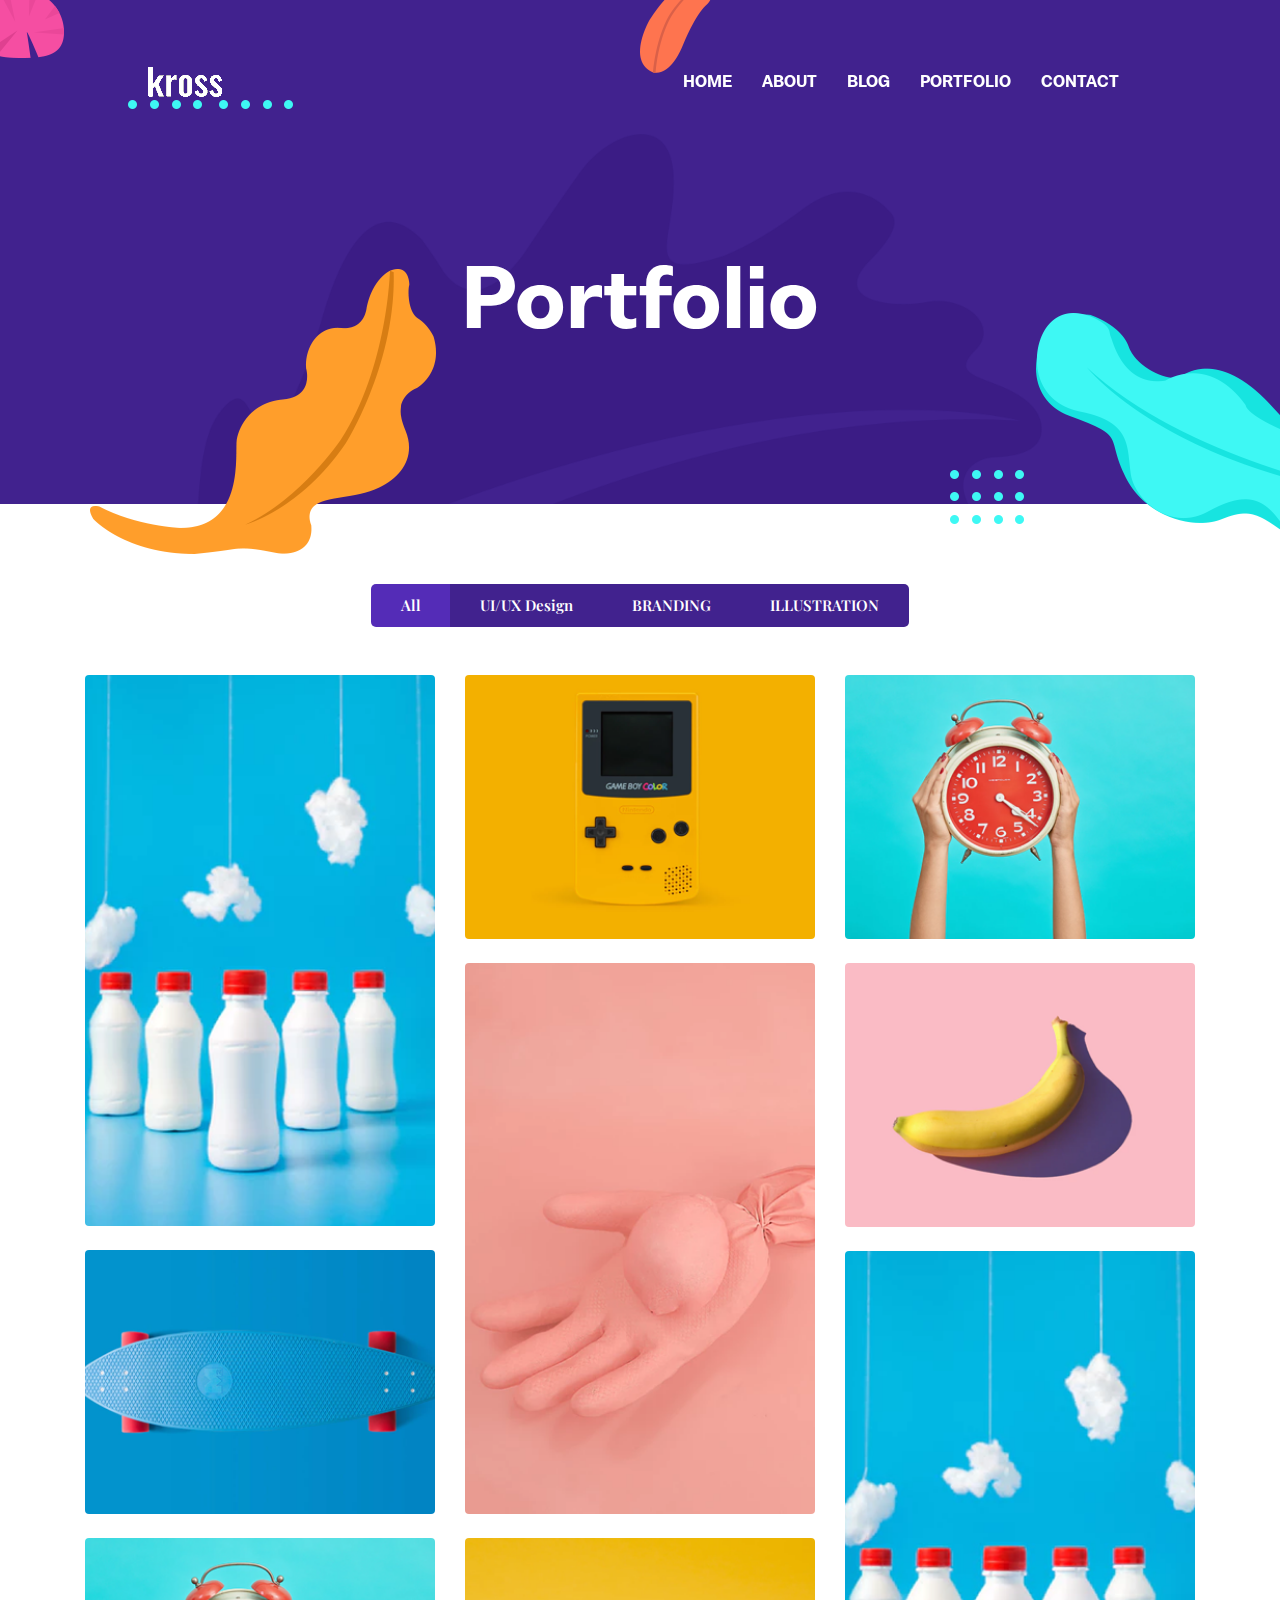
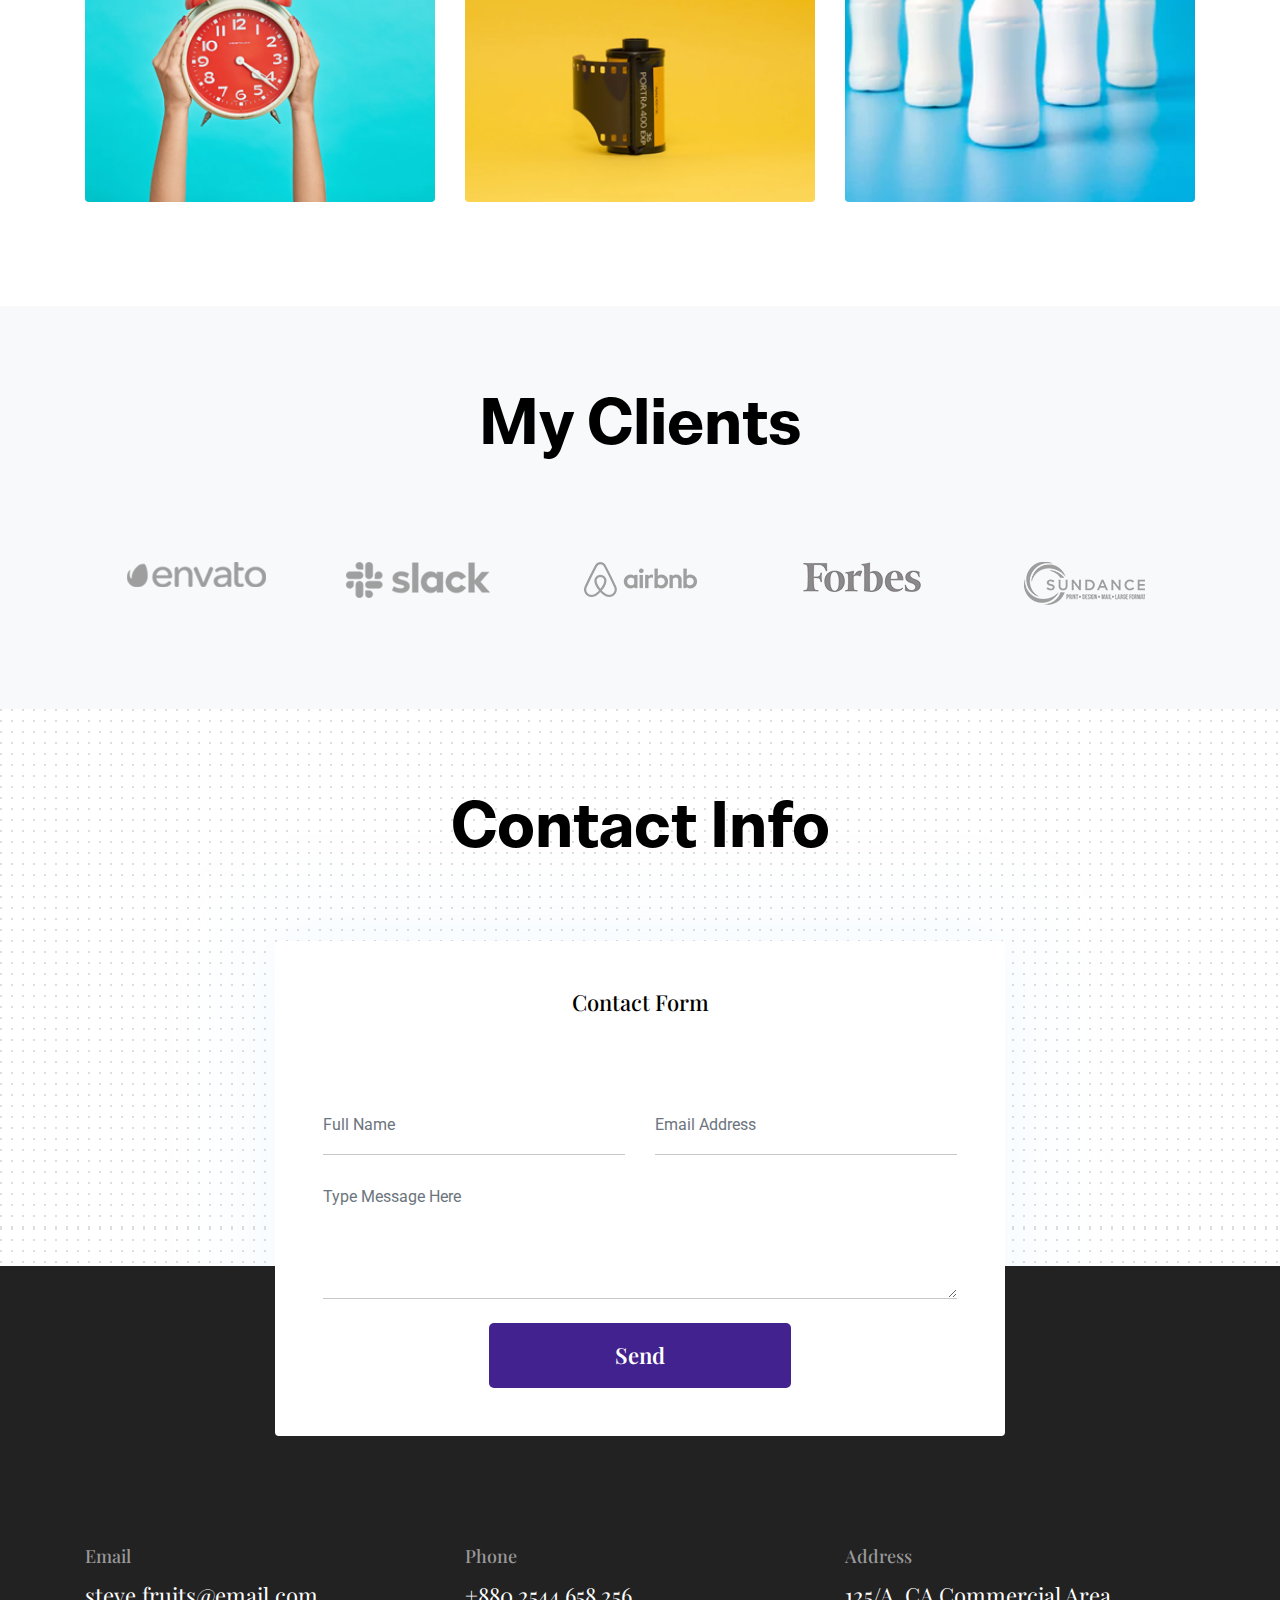
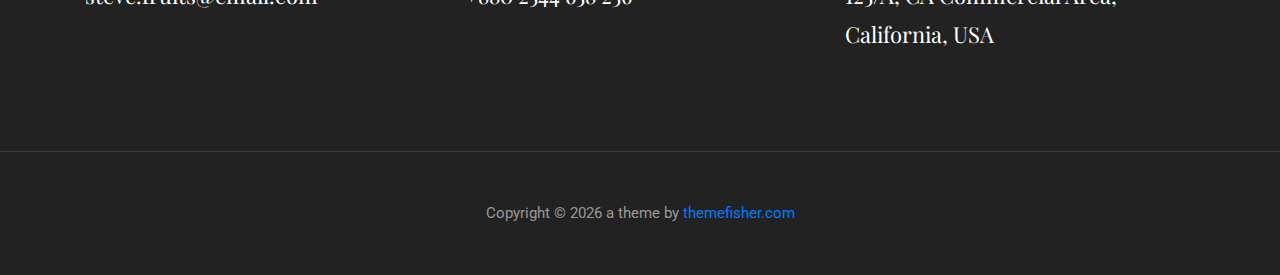
<file: portfolio.html>
<!DOCTYPE html>
<html lang="zxx">
	<head>
		<meta charset="utf-8" />
		<title>Portfolio Template</title>

		<!-- mobile responsive meta -->
		<meta name="viewport" content="width=device-width, initial-scale=1" />
		<meta
			name="viewport"
			content="width=device-width, initial-scale=1, maximum-scale=1"
		/>

		<!-- ** Plugins Needed for the Project ** -->
		<!-- Bootstrap -->
		<link rel="stylesheet" href="plugins/bootstrap/bootstrap.min.css" />
		<!-- slick slider -->
		<link rel="stylesheet" href="plugins/slick/slick.css" />
		<!-- themefy-icon -->
		<link rel="stylesheet" href="plugins/themify-icons/themify-icons.css" />

		<!-- Main Stylesheet -->
		<link href="css/style.css" rel="stylesheet" />

		<!--Favicon-->
		<link rel="shortcut icon" href="images/favicon.ico" type="image/x-icon" />
		<link rel="icon" href="images/favicon.ico" type="image/x-icon" />
	</head>

	<body>
		<header class="navigation fixed-top">
			<nav class="navbar navbar-expand-lg navbar-dark" id="navbar">
				<a class="navbar-brand font-tertiary h3" href="index.html"
					><img src="images/logo.png" alt="Myself"
				/></a>
				<button
					class="navbar-toggler"
					type="button"
					data-toggle="collapse"
					data-target="#navigation"
					aria-controls="navigation"
					aria-expanded="false"
					aria-label="Toggle navigation"
				>
					<span class="navbar-toggler-icon"></span>
				</button>

				<div class="collapse navbar-collapse text-center" id="navigation">
					<ul class="navbar-nav ml-auto">
						<li class="nav-item active">
							<a class="nav-link" href="index.html">Home</a>
						</li>
						<li class="nav-item">
							<a class="nav-link" href="about.html">about</a>
						</li>
						<li class="nav-item">
							<a class="nav-link" href="blog.html">Blog</a>
						</li>
						<li class="nav-item">
							<a class="nav-link" href="portfolio.html">Portfolio</a>
						</li>
						<li class="nav-item">
							<a class="nav-link" href="contact.html">Contact</a>
						</li>
					</ul>
				</div>
			</nav>
		</header>

		<!-- page title -->
		<section class="page-title bg-primary position-relative">
			<div class="container">
				<div class="row">
					<div class="col-12 text-center">
						<h1 class="text-white font-tertiary">Portfolio</h1>
					</div>
				</div>
			</div>
			<!-- background shapes -->
			<img
				src="images/illustrations/page-title.png"
				alt="illustrations"
				class="bg-shape-1 w-100"
			/>
			<img
				src="images/illustrations/leaf-pink-round.png"
				alt="illustrations"
				class="bg-shape-2"
			/>
			<img
				src="images/illustrations/dots-cyan.png"
				alt="illustrations"
				class="bg-shape-3"
			/>
			<img
				src="images/illustrations/leaf-orange.png"
				alt="illustrations"
				class="bg-shape-4"
			/>
			<img
				src="images/illustrations/leaf-yellow.png"
				alt="illustrations"
				class="bg-shape-5"
			/>
			<img
				src="images/illustrations/dots-group-cyan.png"
				alt="illustrations"
				class="bg-shape-6"
			/>
			<img
				src="images/illustrations/leaf-cyan-lg.png"
				alt="illustrations"
				class="bg-shape-7"
			/>
		</section>
		<!-- /page title -->

		<!-- portfolio -->
		<section class="section" id="projects">
			<div class="container">
				<div class="row mb-5">
					<div class="col-12">
						<div
							class="btn-group btn-group-toggle justify-content-center d-flex"
							data-toggle="buttons"
						>
							<label class="btn btn-sm btn-primary active">
								<input
									type="radio"
									name="shuffle-filter"
									value="all"
									checked="checked"
								/>All
							</label>
							<label class="btn btn-sm btn-primary">
								<input type="radio" name="shuffle-filter" value="design" />UI/UX Design
							</label>
							<label class="btn btn-sm btn-primary">
								<input type="radio" name="shuffle-filter" value="branding" />BRANDING
							</label>
							<label class="btn btn-sm btn-primary">
								<input
									type="radio"
									name="shuffle-filter"
									value="illustration"
								/>ILLUSTRATION
							</label>
						</div>
					</div>
				</div>
				<div class="row shuffle-wrapper">
					<div
						class="col-lg-4 col-6 mb-4 shuffle-item"
						data-groups='["design","illustration"]'
					>
						<div class="position-relative rounded hover-wrapper">
							<img
								src="images/portfolio/item-1.png"
								alt="portfolio-image"
								class="img-fluid rounded w-100 d-block"
							/>
							<div class="hover-overlay">
								<div class="hover-content">
									<a class="btn btn-light btn-sm project-tile" href="project-single.html"
										>view project</a
									>
								</div>
							</div>
						</div>
					</div>
					<div class="col-lg-4 col-6 mb-4 shuffle-item" data-groups='["branding"]'>
						<div class="position-relative rounded hover-wrapper">
							<img
								src="images/portfolio/item-2.png"
								alt="portfolio-image"
								class="img-fluid rounded w-100 d-block"
							/>
							<div class="hover-overlay">
								<div class="hover-content">
									<a class="btn btn-light btn-sm project-tile" href="project-single.html"
										>view project</a
									>
								</div>
							</div>
						</div>
					</div>
					<div class="col-lg-4 col-6 mb-4 shuffle-item" data-groups='["illustration"]'>
						<div class="position-relative rounded hover-wrapper">
							<img
								src="images/portfolio/item-3.png"
								alt="portfolio-image"
								class="img-fluid rounded w-100 d-block"
							/>
							<div class="hover-overlay">
								<div class="hover-content">
									<a class="btn btn-light btn-sm project-tile" href="project-single.html"
										>view project</a
									>
								</div>
							</div>
						</div>
					</div>
					<div
						class="col-lg-4 col-6 mb-4 shuffle-item"
						data-groups='["design","branding"]'
					>
						<div class="position-relative rounded hover-wrapper">
							<img
								src="images/portfolio/item-6.png"
								alt="portfolio-image"
								class="img-fluid rounded w-100 d-block"
							/>
							<div class="hover-overlay">
								<div class="hover-content">
									<a class="btn btn-light btn-sm project-tile" href="project-single.html"
										>view project</a
									>
								</div>
							</div>
						</div>
					</div>
					<div class="col-lg-4 col-6 mb-4 shuffle-item" data-groups='["illustration"]'>
						<div class="position-relative rounded hover-wrapper">
							<img
								src="images/portfolio/item-8.png"
								alt="portfolio-image"
								class="img-fluid rounded w-100 d-block"
							/>
							<div class="hover-overlay">
								<div class="hover-content">
									<a class="btn btn-light btn-sm project-tile" href="project-single.html"
										>view project</a
									>
								</div>
							</div>
						</div>
					</div>
					<div class="col-lg-4 col-6 mb-4 shuffle-item" data-groups='["design"]'>
						<div class="position-relative rounded hover-wrapper">
							<img
								src="images/portfolio/item-5.png"
								alt="portfolio-image"
								class="img-fluid rounded w-100 d-block"
							/>
							<div class="hover-overlay">
								<div class="hover-content">
									<a class="btn btn-light btn-sm project-tile" href="project-single.html"
										>view project</a
									>
								</div>
							</div>
						</div>
					</div>
					<div class="col-lg-4 col-6 mb-4 shuffle-item" data-groups='["branding"]'>
						<div class="position-relative rounded hover-wrapper">
							<img
								src="images/portfolio/item-1.png"
								alt="portfolio-image"
								class="img-fluid rounded w-100 d-block"
							/>
							<div class="hover-overlay">
								<div class="hover-content">
									<a class="btn btn-light btn-sm project-tile" href="project-single.html"
										>view project</a
									>
								</div>
							</div>
						</div>
					</div>
					<div
						class="col-lg-4 col-6 mb-4 shuffle-item"
						data-groups='["design","illustration","branding"]'
					>
						<div class="position-relative rounded hover-wrapper">
							<img
								src="images/portfolio/item-3.png"
								alt="portfolio-image"
								class="img-fluid rounded w-100 d-block"
							/>
							<div class="hover-overlay">
								<div class="hover-content">
									<a class="btn btn-light btn-sm project-tile" href="project-single.html"
										>view project</a
									>
								</div>
							</div>
						</div>
					</div>
					<div
						class="col-lg-4 col-6 mb-4 shuffle-item illustration"
						data-groups='["illustration"]'
					>
						<div class="position-relative rounded hover-wrapper">
							<img
								src="images/portfolio/item-7.png"
								alt="portfolio-image"
								class="img-fluid rounded w-100 d-block"
							/>
							<div class="hover-overlay">
								<div class="hover-content">
									<a class="btn btn-light btn-sm project-tile" href="project-single.html"
										>view project</a
									>
								</div>
							</div>
						</div>
					</div>
				</div>
			</div>
		</section>
		<!-- /portfolio -->

		<!-- clients -->
		<section class="section bg-light">
			<div class="container">
				<div class="row">
					<div class="col-12 text-center">
						<h2 class="section-title">My Clients</h2>
					</div>
				</div>
				<div class="row">
					<div class="col-12">
						<div class="client-logo-slider d-flex align-items-center">
							<a href="#" class="text-center d-block outline-0 p-4"
								><img
									class="d-unset img-fluid"
									src="images/clients-logo/client-logo-1.png"
									alt="client-logo"
							/></a>
							<a href="#" class="text-center d-block outline-0 p-4"
								><img
									class="d-unset img-fluid"
									src="images/clients-logo/client-logo-2.png"
									alt="client-logo"
							/></a>
							<a href="#" class="text-center d-block outline-0 p-4"
								><img
									class="d-unset img-fluid"
									src="images/clients-logo/client-logo-3.png"
									alt="client-logo"
							/></a>
							<a href="#" class="text-center d-block outline-0 p-4"
								><img
									class="d-unset img-fluid"
									src="images/clients-logo/client-logo-4.png"
									alt="client-logo"
							/></a>
							<a href="#" class="text-center d-block outline-0 p-4"
								><img
									class="d-unset img-fluid"
									src="images/clients-logo/client-logo-5.png"
									alt="client-logo"
							/></a>
							<a href="#" class="text-center d-block outline-0 p-4"
								><img
									class="d-unset img-fluid"
									src="images/clients-logo/client-logo-1.png"
									alt="client-logo"
							/></a>
							<a href="#" class="text-center d-block outline-0 p-4"
								><img
									class="d-unset img-fluid"
									src="images/clients-logo/client-logo-2.png"
									alt="client-logo"
							/></a>
							<a href="#" class="text-center d-block outline-0 p-4"
								><img
									class="d-unset img-fluid"
									src="images/clients-logo/client-logo-3.png"
									alt="client-logo"
							/></a>
							<a href="#" class="text-center d-block outline-0 p-4"
								><img
									class="d-unset img-fluid"
									src="images/clients-logo/client-logo-4.png"
									alt="client-logo"
							/></a>
							<a href="#" class="text-center d-block outline-0 p-4"
								><img
									class="d-unset img-fluid"
									src="images/clients-logo/client-logo-5.png"
									alt="client-logo"
							/></a>
						</div>
					</div>
				</div>
			</div>
		</section>
		<!-- /clients -->

		<!-- contact -->
		<section
			class="section section-on-footer"
			data-background="images/backgrounds/bg-dots.png"
		>
			<div class="container">
				<div class="row">
					<div class="col-12 text-center">
						<h2 class="section-title">Contact Info</h2>
					</div>
					<div class="col-lg-8 mx-auto">
						<div class="bg-white rounded text-center p-5 shadow-down">
							<h4 class="mb-80">Contact Form</h4>
							<form action="#" class="row">
								<div class="col-md-6">
									<input
										type="text"
										id="name"
										name="name"
										placeholder="Full Name"
										class="form-control px-0 mb-4"
									/>
								</div>
								<div class="col-md-6">
									<input
										type="email"
										id="email"
										name="email"
										placeholder="Email Address"
										class="form-control px-0 mb-4"
									/>
								</div>
								<div class="col-12">
									<textarea
										name="message"
										id="message"
										class="form-control px-0 mb-4"
										placeholder="Type Message Here"
									></textarea>
								</div>
								<div class="col-lg-6 col-10 mx-auto">
									<button class="btn btn-primary w-100">send</button>
								</div>
							</form>
						</div>
					</div>
				</div>
			</div>
		</section>
		<!-- /contact -->

		<!-- footer -->
		<footer class="bg-dark footer-section">
			<div class="section">
				<div class="container">
					<div class="row">
						<div class="col-md-4">
							<h5 class="text-light">Email</h5>
							<p class="text-white paragraph-lg font-secondary">steve.fruits@email.com</p>
						</div>
						<div class="col-md-4">
							<h5 class="text-light">Phone</h5>
							<p class="text-white paragraph-lg font-secondary">+880 2544 658 256</p>
						</div>
						<div class="col-md-4">
							<h5 class="text-light">Address</h5>
							<p class="text-white paragraph-lg font-secondary">
								125/A, CA Commercial Area, California, USA
							</p>
						</div>
					</div>
				</div>
			</div>
			<div class="border-top text-center border-dark py-5">
				<p class="mb-0 text-light">
					Copyright ©
					<script>
						var CurrentYear = new Date().getFullYear();
						document.write(CurrentYear);
					</script>
					a theme by <a href="themefisher.com">themefisher.com</a>
				</p>
			</div>
		</footer>
		<!-- /footer -->

		<!-- jQuery -->
		<script src="plugins/jQuery/jquery.min.js"></script>
		<!-- Bootstrap JS -->
		<script src="plugins/bootstrap/bootstrap.min.js"></script>
		<!-- slick slider -->
		<script src="plugins/slick/slick.min.js"></script>
		<!-- filter -->
		<script src="plugins/shuffle/shuffle.min.js"></script>

		<!-- Main Script -->
		<script src="js/script.js"></script>
	</body>
</html>
</file>
<file: plugins/themify-icons/themify-icons.css>
@font-face{font-family:themify;src:url(fonts/themify.eot?-fvbane);src:url(fonts/themify.eot?#iefix-fvbane) format('embedded-opentype'),url(fonts/themify.woff?-fvbane) format('woff'),url(fonts/themify.ttf?-fvbane) format('truetype'),url(fonts/themify.svg?-fvbane#themify) format('svg');font-weight:400;font-style:normal}[class*=" ti-"],[class^=ti-]{font-family:themify;speak:none;font-style:normal;font-weight:400;font-variant:normal;text-transform:none;line-height:1;-webkit-font-smoothing:antialiased;-moz-osx-font-smoothing:grayscale}.ti-wand:before{content:"\e600"}.ti-volume:before{content:"\e601"}.ti-user:before{content:"\e602"}.ti-unlock:before{content:"\e603"}.ti-unlink:before{content:"\e604"}.ti-trash:before{content:"\e605"}.ti-thought:before{content:"\e606"}.ti-target:before{content:"\e607"}.ti-tag:before{content:"\e608"}.ti-tablet:before{content:"\e609"}.ti-star:before{content:"\e60a"}.ti-spray:before{content:"\e60b"}.ti-signal:before{content:"\e60c"}.ti-shopping-cart:before{content:"\e60d"}.ti-shopping-cart-full:before{content:"\e60e"}.ti-settings:before{content:"\e60f"}.ti-search:before{content:"\e610"}.ti-zoom-in:before{content:"\e611"}.ti-zoom-out:before{content:"\e612"}.ti-cut:before{content:"\e613"}.ti-ruler:before{content:"\e614"}.ti-ruler-pencil:before{content:"\e615"}.ti-ruler-alt:before{content:"\e616"}.ti-bookmark:before{content:"\e617"}.ti-bookmark-alt:before{content:"\e618"}.ti-reload:before{content:"\e619"}.ti-plus:before{content:"\e61a"}.ti-pin:before{content:"\e61b"}.ti-pencil:before{content:"\e61c"}.ti-pencil-alt:before{content:"\e61d"}.ti-paint-roller:before{content:"\e61e"}.ti-paint-bucket:before{content:"\e61f"}.ti-na:before{content:"\e620"}.ti-mobile:before{content:"\e621"}.ti-minus:before{content:"\e622"}.ti-medall:before{content:"\e623"}.ti-medall-alt:before{content:"\e624"}.ti-marker:before{content:"\e625"}.ti-marker-alt:before{content:"\e626"}.ti-arrow-up:before{content:"\e627"}.ti-arrow-right:before{content:"\e628"}.ti-arrow-left:before{content:"\e629"}.ti-arrow-down:before{content:"\e62a"}.ti-lock:before{content:"\e62b"}.ti-location-arrow:before{content:"\e62c"}.ti-link:before{content:"\e62d"}.ti-layout:before{content:"\e62e"}.ti-layers:before{content:"\e62f"}.ti-layers-alt:before{content:"\e630"}.ti-key:before{content:"\e631"}.ti-import:before{content:"\e632"}.ti-image:before{content:"\e633"}.ti-heart:before{content:"\e634"}.ti-heart-broken:before{content:"\e635"}.ti-hand-stop:before{content:"\e636"}.ti-hand-open:before{content:"\e637"}.ti-hand-drag:before{content:"\e638"}.ti-folder:before{content:"\e639"}.ti-flag:before{content:"\e63a"}.ti-flag-alt:before{content:"\e63b"}.ti-flag-alt-2:before{content:"\e63c"}.ti-eye:before{content:"\e63d"}.ti-export:before{content:"\e63e"}.ti-exchange-vertical:before{content:"\e63f"}.ti-desktop:before{content:"\e640"}.ti-cup:before{content:"\e641"}.ti-crown:before{content:"\e642"}.ti-comments:before{content:"\e643"}.ti-comment:before{content:"\e644"}.ti-comment-alt:before{content:"\e645"}.ti-close:before{content:"\e646"}.ti-clip:before{content:"\e647"}.ti-angle-up:before{content:"\e648"}.ti-angle-right:before{content:"\e649"}.ti-angle-left:before{content:"\e64a"}.ti-angle-down:before{content:"\e64b"}.ti-check:before{content:"\e64c"}.ti-check-box:before{content:"\e64d"}.ti-camera:before{content:"\e64e"}.ti-announcement:before{content:"\e64f"}.ti-brush:before{content:"\e650"}.ti-briefcase:before{content:"\e651"}.ti-bolt:before{content:"\e652"}.ti-bolt-alt:before{content:"\e653"}.ti-blackboard:before{content:"\e654"}.ti-bag:before{content:"\e655"}.ti-move:before{content:"\e656"}.ti-arrows-vertical:before{content:"\e657"}.ti-arrows-horizontal:before{content:"\e658"}.ti-fullscreen:before{content:"\e659"}.ti-arrow-top-right:before{content:"\e65a"}.ti-arrow-top-left:before{content:"\e65b"}.ti-arrow-circle-up:before{content:"\e65c"}.ti-arrow-circle-right:before{content:"\e65d"}.ti-arrow-circle-left:before{content:"\e65e"}.ti-arrow-circle-down:before{content:"\e65f"}.ti-angle-double-up:before{content:"\e660"}.ti-angle-double-right:before{content:"\e661"}.ti-angle-double-left:before{content:"\e662"}.ti-angle-double-down:before{content:"\e663"}.ti-zip:before{content:"\e664"}.ti-world:before{content:"\e665"}.ti-wheelchair:before{content:"\e666"}.ti-view-list:before{content:"\e667"}.ti-view-list-alt:before{content:"\e668"}.ti-view-grid:before{content:"\e669"}.ti-uppercase:before{content:"\e66a"}.ti-upload:before{content:"\e66b"}.ti-underline:before{content:"\e66c"}.ti-truck:before{content:"\e66d"}.ti-timer:before{content:"\e66e"}.ti-ticket:before{content:"\e66f"}.ti-thumb-up:before{content:"\e670"}.ti-thumb-down:before{content:"\e671"}.ti-text:before{content:"\e672"}.ti-stats-up:before{content:"\e673"}.ti-stats-down:before{content:"\e674"}.ti-split-v:before{content:"\e675"}.ti-split-h:before{content:"\e676"}.ti-smallcap:before{content:"\e677"}.ti-shine:before{content:"\e678"}.ti-shift-right:before{content:"\e679"}.ti-shift-left:before{content:"\e67a"}.ti-shield:before{content:"\e67b"}.ti-notepad:before{content:"\e67c"}.ti-server:before{content:"\e67d"}.ti-quote-right:before{content:"\e67e"}.ti-quote-left:before{content:"\e67f"}.ti-pulse:before{content:"\e680"}.ti-printer:before{content:"\e681"}.ti-power-off:before{content:"\e682"}.ti-plug:before{content:"\e683"}.ti-pie-chart:before{content:"\e684"}.ti-paragraph:before{content:"\e685"}.ti-panel:before{content:"\e686"}.ti-package:before{content:"\e687"}.ti-music:before{content:"\e688"}.ti-music-alt:before{content:"\e689"}.ti-mouse:before{content:"\e68a"}.ti-mouse-alt:before{content:"\e68b"}.ti-money:before{content:"\e68c"}.ti-microphone:before{content:"\e68d"}.ti-menu:before{content:"\e68e"}.ti-menu-alt:before{content:"\e68f"}.ti-map:before{content:"\e690"}.ti-map-alt:before{content:"\e691"}.ti-loop:before{content:"\e692"}.ti-location-pin:before{content:"\e693"}.ti-list:before{content:"\e694"}.ti-light-bulb:before{content:"\e695"}.ti-Italic:before{content:"\e696"}.ti-info:before{content:"\e697"}.ti-infinite:before{content:"\e698"}.ti-id-badge:before{content:"\e699"}.ti-hummer:before{content:"\e69a"}.ti-home:before{content:"\e69b"}.ti-help:before{content:"\e69c"}.ti-headphone:before{content:"\e69d"}.ti-harddrives:before{content:"\e69e"}.ti-harddrive:before{content:"\e69f"}.ti-gift:before{content:"\e6a0"}.ti-game:before{content:"\e6a1"}.ti-filter:before{content:"\e6a2"}.ti-files:before{content:"\e6a3"}.ti-file:before{content:"\e6a4"}.ti-eraser:before{content:"\e6a5"}.ti-envelope:before{content:"\e6a6"}.ti-download:before{content:"\e6a7"}.ti-direction:before{content:"\e6a8"}.ti-direction-alt:before{content:"\e6a9"}.ti-dashboard:before{content:"\e6aa"}.ti-control-stop:before{content:"\e6ab"}.ti-control-shuffle:before{content:"\e6ac"}.ti-control-play:before{content:"\e6ad"}.ti-control-pause:before{content:"\e6ae"}.ti-control-forward:before{content:"\e6af"}.ti-control-backward:before{content:"\e6b0"}.ti-cloud:before{content:"\e6b1"}.ti-cloud-up:before{content:"\e6b2"}.ti-cloud-down:before{content:"\e6b3"}.ti-clipboard:before{content:"\e6b4"}.ti-car:before{content:"\e6b5"}.ti-calendar:before{content:"\e6b6"}.ti-book:before{content:"\e6b7"}.ti-bell:before{content:"\e6b8"}.ti-basketball:before{content:"\e6b9"}.ti-bar-chart:before{content:"\e6ba"}.ti-bar-chart-alt:before{content:"\e6bb"}.ti-back-right:before{content:"\e6bc"}.ti-back-left:before{content:"\e6bd"}.ti-arrows-corner:before{content:"\e6be"}.ti-archive:before{content:"\e6bf"}.ti-anchor:before{content:"\e6c0"}.ti-align-right:before{content:"\e6c1"}.ti-align-left:before{content:"\e6c2"}.ti-align-justify:before{content:"\e6c3"}.ti-align-center:before{content:"\e6c4"}.ti-alert:before{content:"\e6c5"}.ti-alarm-clock:before{content:"\e6c6"}.ti-agenda:before{content:"\e6c7"}.ti-write:before{content:"\e6c8"}.ti-window:before{content:"\e6c9"}.ti-widgetized:before{content:"\e6ca"}.ti-widget:before{content:"\e6cb"}.ti-widget-alt:before{content:"\e6cc"}.ti-wallet:before{content:"\e6cd"}.ti-video-clapper:before{content:"\e6ce"}.ti-video-camera:before{content:"\e6cf"}.ti-vector:before{content:"\e6d0"}.ti-themify-logo:before{content:"\e6d1"}.ti-themify-favicon:before{content:"\e6d2"}.ti-themify-favicon-alt:before{content:"\e6d3"}.ti-support:before{content:"\e6d4"}.ti-stamp:before{content:"\e6d5"}.ti-split-v-alt:before{content:"\e6d6"}.ti-slice:before{content:"\e6d7"}.ti-shortcode:before{content:"\e6d8"}.ti-shift-right-alt:before{content:"\e6d9"}.ti-shift-left-alt:before{content:"\e6da"}.ti-ruler-alt-2:before{content:"\e6db"}.ti-receipt:before{content:"\e6dc"}.ti-pin2:before{content:"\e6dd"}.ti-pin-alt:before{content:"\e6de"}.ti-pencil-alt2:before{content:"\e6df"}.ti-palette:before{content:"\e6e0"}.ti-more:before{content:"\e6e1"}.ti-more-alt:before{content:"\e6e2"}.ti-microphone-alt:before{content:"\e6e3"}.ti-magnet:before{content:"\e6e4"}.ti-line-double:before{content:"\e6e5"}.ti-line-dotted:before{content:"\e6e6"}.ti-line-dashed:before{content:"\e6e7"}.ti-layout-width-full:before{content:"\e6e8"}.ti-layout-width-default:before{content:"\e6e9"}.ti-layout-width-default-alt:before{content:"\e6ea"}.ti-layout-tab:before{content:"\e6eb"}.ti-layout-tab-window:before{content:"\e6ec"}.ti-layout-tab-v:before{content:"\e6ed"}.ti-layout-tab-min:before{content:"\e6ee"}.ti-layout-slider:before{content:"\e6ef"}.ti-layout-slider-alt:before{content:"\e6f0"}.ti-layout-sidebar-right:before{content:"\e6f1"}.ti-layout-sidebar-none:before{content:"\e6f2"}.ti-layout-sidebar-left:before{content:"\e6f3"}.ti-layout-placeholder:before{content:"\e6f4"}.ti-layout-menu:before{content:"\e6f5"}.ti-layout-menu-v:before{content:"\e6f6"}.ti-layout-menu-separated:before{content:"\e6f7"}.ti-layout-menu-full:before{content:"\e6f8"}.ti-layout-media-right-alt:before{content:"\e6f9"}.ti-layout-media-right:before{content:"\e6fa"}.ti-layout-media-overlay:before{content:"\e6fb"}.ti-layout-media-overlay-alt:before{content:"\e6fc"}.ti-layout-media-overlay-alt-2:before{content:"\e6fd"}.ti-layout-media-left-alt:before{content:"\e6fe"}.ti-layout-media-left:before{content:"\e6ff"}.ti-layout-media-center-alt:before{content:"\e700"}.ti-layout-media-center:before{content:"\e701"}.ti-layout-list-thumb:before{content:"\e702"}.ti-layout-list-thumb-alt:before{content:"\e703"}.ti-layout-list-post:before{content:"\e704"}.ti-layout-list-large-image:before{content:"\e705"}.ti-layout-line-solid:before{content:"\e706"}.ti-layout-grid4:before{content:"\e707"}.ti-layout-grid3:before{content:"\e708"}.ti-layout-grid2:before{content:"\e709"}.ti-layout-grid2-thumb:before{content:"\e70a"}.ti-layout-cta-right:before{content:"\e70b"}.ti-layout-cta-left:before{content:"\e70c"}.ti-layout-cta-center:before{content:"\e70d"}.ti-layout-cta-btn-right:before{content:"\e70e"}.ti-layout-cta-btn-left:before{content:"\e70f"}.ti-layout-column4:before{content:"\e710"}.ti-layout-column3:before{content:"\e711"}.ti-layout-column2:before{content:"\e712"}.ti-layout-accordion-separated:before{content:"\e713"}.ti-layout-accordion-merged:before{content:"\e714"}.ti-layout-accordion-list:before{content:"\e715"}.ti-ink-pen:before{content:"\e716"}.ti-info-alt:before{content:"\e717"}.ti-help-alt:before{content:"\e718"}.ti-headphone-alt:before{content:"\e719"}.ti-hand-point-up:before{content:"\e71a"}.ti-hand-point-right:before{content:"\e71b"}.ti-hand-point-left:before{content:"\e71c"}.ti-hand-point-down:before{content:"\e71d"}.ti-gallery:before{content:"\e71e"}.ti-face-smile:before{content:"\e71f"}.ti-face-sad:before{content:"\e720"}.ti-credit-card:before{content:"\e721"}.ti-control-skip-forward:before{content:"\e722"}.ti-control-skip-backward:before{content:"\e723"}.ti-control-record:before{content:"\e724"}.ti-control-eject:before{content:"\e725"}.ti-comments-smiley:before{content:"\e726"}.ti-brush-alt:before{content:"\e727"}.ti-youtube:before{content:"\e728"}.ti-vimeo:before{content:"\e729"}.ti-twitter:before{content:"\e72a"}.ti-time:before{content:"\e72b"}.ti-tumblr:before{content:"\e72c"}.ti-skype:before{content:"\e72d"}.ti-share:before{content:"\e72e"}.ti-share-alt:before{content:"\e72f"}.ti-rocket:before{content:"\e730"}.ti-pinterest:before{content:"\e731"}.ti-new-window:before{content:"\e732"}.ti-microsoft:before{content:"\e733"}.ti-list-ol:before{content:"\e734"}.ti-linkedin:before{content:"\e735"}.ti-layout-sidebar-2:before{content:"\e736"}.ti-layout-grid4-alt:before{content:"\e737"}.ti-layout-grid3-alt:before{content:"\e738"}.ti-layout-grid2-alt:before{content:"\e739"}.ti-layout-column4-alt:before{content:"\e73a"}.ti-layout-column3-alt:before{content:"\e73b"}.ti-layout-column2-alt:before{content:"\e73c"}.ti-instagram:before{content:"\e73d"}.ti-google:before{content:"\e73e"}.ti-github:before{content:"\e73f"}.ti-flickr:before{content:"\e740"}.ti-facebook:before{content:"\e741"}.ti-dropbox:before{content:"\e742"}.ti-dribbble:before{content:"\e743"}.ti-apple:before{content:"\e744"}.ti-android:before{content:"\e745"}.ti-save:before{content:"\e746"}.ti-save-alt:before{content:"\e747"}.ti-yahoo:before{content:"\e748"}.ti-wordpress:before{content:"\e749"}.ti-vimeo-alt:before{content:"\e74a"}.ti-twitter-alt:before{content:"\e74b"}.ti-tumblr-alt:before{content:"\e74c"}.ti-trello:before{content:"\e74d"}.ti-stack-overflow:before{content:"\e74e"}.ti-soundcloud:before{content:"\e74f"}.ti-sharethis:before{content:"\e750"}.ti-sharethis-alt:before{content:"\e751"}.ti-reddit:before{content:"\e752"}.ti-pinterest-alt:before{content:"\e753"}.ti-microsoft-alt:before{content:"\e754"}.ti-linux:before{content:"\e755"}.ti-jsfiddle:before{content:"\e756"}.ti-joomla:before{content:"\e757"}.ti-html5:before{content:"\e758"}.ti-flickr-alt:before{content:"\e759"}.ti-email:before{content:"\e75a"}.ti-drupal:before{content:"\e75b"}.ti-dropbox-alt:before{content:"\e75c"}.ti-css3:before{content:"\e75d"}.ti-rss:before{content:"\e75e"}.ti-rss-alt:before{content:"\e75f"}
</file>
<file: css/style.css>
/*!------------------------------------------------------------------
[MAIN STYLESHEET]

PROJECT:	Project Name
VERSION:	Versoin Number
-------------------------------------------------------------------*/
/*------------------------------------------------------------------
[TABLE OF CONTENTS]
-------------------------------------------------------------------*/
/*  typography */
@import url('https://fonts.googleapis.com/css?family=Playfair+Display:400,700|Roboto:300,400,500,700');
@font-face {
	font-family: 'BwNistaInt-xBd';
	src: url('../plugins/fonts/BwNistaInt-xBd.woff') format('woff');
	font-style: normal;
	font-display: swap;
}

body {
	line-height: 1.2;
	font-family: 'Roboto', sans-serif;
	-webkit-font-smoothing: antialiased;
	font-size: 15px;
	color: #4c4c4c;
}

p,
.paragraph {
	font-weight: 400;
	color: #4c4c4c;
	font-size: 15px;
	line-height: 1.8;
	font-family: 'Roboto', sans-serif;
}

p-lg,
.paragraph-lg {
	font-size: 22px;
}

h1,
h2,
h3,
h4,
h5,
h6 {
	color: #000;
	font-family: 'Playfair Display', serif;
	line-height: 1.2;
}

h1,
.h1 {
	font-size: 80px;
}

@media (max-width: 991px) {
	h1,
	.h1 {
		font-size: 65px;
	}
}

h2,
.h2 {
	font-size: 60px;
}

@media (max-width: 991px) {
	h2,
	.h2 {
		font-size: 50px;
	}
}

h3,
.h3 {
	font-size: 40px;
}

h4,
.h4 {
	font-size: 22px;
}

h5,
.h5 {
	font-size: 18px;
}

h6,
.h6 {
	font-size: 14px;
}

/* Button style */
.btn {
	font-size: 22px;
	font-family: 'Playfair Display', serif;
	text-transform: capitalize;
	padding: 16px 44px;
	border-radius: 5px;
	font-weight: 600;
	border: 0;
	position: relative;
	z-index: 1;
	transition: 0.2s ease;
}

.btn:focus {
	outline: 0;
	box-shadow: none !important;
}

.btn:active {
	box-shadow: none;
}

.btn-sm {
	font-size: 15px;
	padding: 10px 30px;
}

.btn-xs {
	padding: 5px 10px;
	font-size: 15px;
}

.btn-primary {
	background: #41228e;
	color: #fff;
}

.btn-primary:active {
	background: #542cb7 !important;
}

.btn-primary:hover {
	background: #542cb7;
}

.btn-primary.focus,
.btn-primary.active {
	background: #542cb7 !important;
	box-shadow: none !important;
}

.btn-transparent {
	background: transparent;
	color: #41228e;
	font-weight: bold;
}

.btn-transparent:active,
.btn-transparent:hover {
	color: #41228e;
}

body {
	background-color: #fff;
	overflow-x: hidden;
}

::-moz-selection {
	background: #542cb7;
	color: #fff;
}

::selection {
	background: #542cb7;
	color: #fff;
}

/* preloader */
.preloader {
	position: fixed;
	top: 0;
	left: 0;
	right: 0;
	bottom: 0;
	background-color: #fff;
	z-index: 999;
	display: flex;
	align-items: center;
	justify-content: center;
}

ol,
ul {
	list-style-type: none;
	margin: 0px;
}

img {
	vertical-align: middle;
	border: 0;
}

a,
a:hover,
a:focus {
	text-decoration: none;
}

a,
button,
select {
	cursor: pointer;
	transition: 0.2s ease;
}

a:focus,
button:focus,
select:focus {
	outline: 0;
}

a.text-dark:hover {
	color: #41228e !important;
}

a:hover {
	color: #41228e;
}

.slick-slide {
	outline: 0;
}

.section {
	padding-top: 80px;
	padding-bottom: 80px;
}

.section-title {
	margin-bottom: 80px;
	font-family: 'BwNistaInt-xBd';
}

.bg-cover {
	background-size: cover;
	background-position: center center;
	background-repeat: no-repeat;
}

/* overlay */
.overlay {
	position: relative;
}

.overlay::before {
	position: absolute;
	content: '';
	height: 100%;
	width: 100%;
	top: 0;
	left: 0;
	background: #000;
	opacity: 0.5;
}

.outline-0 {
	outline: 0 !important;
}

.d-unset {
	display: unset !important;
}

.bg-primary {
	background: #41228e !important;
}

.bg-gray {
	background: #eaeaea !important;
}

.text-primary {
	color: #41228e !important;
}

.text-color {
	color: #4c4c4c;
}

.text-dark {
	color: #000 !important;
}

.text-light {
	color: #999999 !important;
}

.mb-10 {
	margin-bottom: 10px !important;
}

.mb-20 {
	margin-bottom: 20px !important;
}

.mb-30 {
	margin-bottom: 30px !important;
}

.mb-40 {
	margin-bottom: 40px !important;
}

.mb-50 {
	margin-bottom: 50px !important;
}

.mb-60 {
	margin-bottom: 60px !important;
}

.mb-70 {
	margin-bottom: 70px !important;
}

.mb-80 {
	margin-bottom: 80px !important;
}

.mb-90 {
	margin-bottom: 90px !important;
}

.mb-100 {
	margin-bottom: 100px !important;
}

.zindex-1 {
	z-index: 1;
}

.rounded-lg {
	border-radius: 15px;
}

.overflow-hidden {
	overflow: hidden;
}

.font-secondary {
	font-family: 'Playfair Display', serif !important;
}

.font-tertiary {
	font-family: 'BwNistaInt-xBd' !important;
}

.shadow {
	box-shadow: 0px 18px 39.1px 6.9px rgba(224, 241, 255, 0.34) !important;
}

.bg-dark {
	background-color: #222222 !important;
}

/* icon */
.icon {
	font-size: 45px;
}

.icon-bg {
	height: 100px;
	width: 100px;
	line-height: 100px;
	text-align: center;
}

.icon-light {
	color: #c8d5ef;
}

/* /icon */
/* slick slider */
.slick-dots {
	text-align: center;
	padding-left: 0;
}

.slick-dots li {
	display: inline-block;
	margin: 2px;
}

.slick-dots li.slick-active button {
	background: #fff;
	width: 25px;
}

.slick-dots li button {
	height: 6px;
	width: 12px;
	background: rgba(255, 255, 255, 0.5);
	color: transparent;
	border-radius: 10px;
	overflow: hidden;
	transition: 0.2s ease;
	border: 0;
}

/* /slick slider */
/* form */
.form-control {
	border: 0;
	border-radius: 0;
	border-bottom: 1px solid #c7c7c7;
	height: 60px;
}

.form-control:focus {
	border-color: #41228e;
	outline: 0;
	box-shadow: none !important;
}

textarea.form-control {
	height: 120px;
}

/* /form */
/* card */
.card {
	border: 0;
}

.card-header {
	border: 0;
}

.card-footer {
	border: 0;
}

/* /card */
.navigation {
	padding: 40px 130px;
	transition: 0.3s ease;
}

.navigation.nav-bg {
	background-color: #41228e;
	padding: 15px 100px;
}

@media (max-width: 991px) {
	.navigation.nav-bg {
		padding: 15px 20px;
	}
}

@media (max-width: 991px) {
	.navigation {
		padding: 20px;
		background: #41228e;
	}
}

.navbar .nav-item .nav-link {
	font-family: 'BwNistaInt-xBd';
	text-transform: uppercase;
	padding: 15px;
}

.navbar .nav-item.active {
	font-weight: bold;
}

.navbar-dark .navbar-nav .nav-link {
	color: #fff;
}

.hero-area {
	/* padding: 300px 0 200px; */
	/* padding: 160px 0 0 0; */
	/* position: relative; */
	/* height: 200vh; */
	/* width: 100%; */
	/* padding: 32% 0 21%; */
}

#welcome-section {
	/* box-sizing: border-box; */
	/* padding: 300px 0 200px; */
	/* padding: 160px 0 0 0; */
	position: relative;
	height: 100vh;
	/* width: 100%; */
	padding: 0;
}

@media (max-width: 767px) {
	.hero-area {
		padding: 250px 0 150px;
		overflow: hidden;
	}
}

.hero-area h1 {
	position: relative;
	z-index: 2;
	font-size: 4.5rem;
	/* top: 150px; */
	top: 90%;
	left: 20px;
}

.layer {
	position: absolute;
	z-index: 1;
}

#l1 {
	bottom: 0;
	left: 0;
}

#l2 {
	/* top: 190px; */
	top: 20%;
	left: -250px;
}

#l3 {
	/* top: 200px; */
	top: 21%;
	left: 40%;
}

#l4 {
	/* top: 200px; */
	top: 21%;
	right: 40%;
}

#l5 {
	/* top: 100px; */
	top: 11%;
	right: -150px;
}

#l6 {
	/* bottom: -20px; */
	bottom: -0.21%;
	left: 10%;
}

#l7 {
	/* bottom: 100px; */
	bottom: 11%;
	left: 20%;
}

#l8 {
	/* bottom: 160px; */
	bottom: 17%;
	right: 45%;
}

#l9 {
	/* bottom: 100px; */
	bottom: 11%;
	right: -10px;
}

.layer-bg {
	position: absolute;
	bottom: 0;
	left: 0;
}

/* skills */
.progress-wrapper {
	height: 130px;
	overflow: hidden;
}

.wave {
	position: absolute;
	width: 100%;
	height: 100%;
}

.wave::before,
.wave::after {
	content: '';
	position: absolute;
	width: 800px;
	height: 800px;
	bottom: 0;
	left: 50%;
	background-color: rgba(255, 255, 255, 0.4);
	border-radius: 45%;
	-webkit-transform: translateX(-50%) rotate(0);
	transform: translateX(-50%) rotate(0);
	-webkit-animation: rotate 6s linear infinite;
	animation: rotate 6s linear infinite;
	z-index: 10;
}

.wave::after {
	border-radius: 47%;
	background-color: rgba(255, 255, 255, 0.9);
	-webkit-transform: translateX(-50%) rotate(0);
	transform: translateX(-50%) rotate(0);
	-webkit-animation: rotate 10s linear -5s infinite;
	animation: rotate 10s linear -5s infinite;
	z-index: 20;
}

@-webkit-keyframes rotate {
	50% {
		-webkit-transform: translateX(-50%) rotate(180deg);
		transform: translateX(-50%) rotate(180deg);
	}
	100% {
		-webkit-transform: translateX(-50%) rotate(360deg);
		transform: translateX(-50%) rotate(360deg);
	}
}

@keyframes rotate {
	50% {
		-webkit-transform: translateX(-50%) rotate(180deg);
		transform: translateX(-50%) rotate(180deg);
	}
	100% {
		-webkit-transform: translateX(-50%) rotate(360deg);
		transform: translateX(-50%) rotate(360deg);
	}
}

/* /skills */
/* education */
.edu-bg-image {
	position: absolute;
	left: 0;
	top: -300px;
	z-index: -1;
}

/* /education */
/* service */
.hover-bg-primary {
	transition: 0.3s ease;
}

.hover-bg-primary:hover {
	background: #41228e;
}

.hover-bg-primary:hover * {
	color: #fff;
}

.active-bg-primary {
	transition: 0.3s ease;
	background: #41228e;
}

.active-bg-primary * {
	color: #fff;
}

.hover-shadow {
	transition: 0.2s ease;
}

.hover-shadow:hover {
	box-shadow: 0px 18px 40px 8px rgba(224, 241, 255, 0.54) !important;
}

/* /service */
/* portfolio */
.hover-wrapper {
	overflow: hidden;
}

.hover-wrapper img {
	transition: 0.3s ease;
	-webkit-transform: scale(1.1);
	transform: scale(1.1);
}

.hover-wrapper:hover img {
	-webkit-transform: scale(1);
	transform: scale(1);
}

.hover-wrapper:hover .hover-overlay {
	opacity: 1;
	visibility: visible;
}

.hover-overlay {
	position: absolute;
	height: 100%;
	width: 100%;
	border-radius: inherit;
	top: 0;
	left: 0;
	background: rgba(0, 0, 0, 0.3);
	opacity: 0;
	visibility: hidden;
	transition: 0.3s ease;
}

.hover-content {
	position: absolute;
	top: 50%;
	-webkit-transform: translateY(-50%);
	transform: translateY(-50%);
	left: 0;
	right: 0;
	text-align: center;
}

/* /portfolio */
/* testimonial */
.testimonial-content strong {
	color: #2bfdff;
	font-weight: normal;
}

.testimonial-bg-shapes .container {
	position: relative;
	z-index: 1;
}

.testimonial-bg-shapes .bg-map {
	position: absolute;
	left: 50%;
	top: 50%;
	-webkit-transform: translate(-50%, -50%);
	transform: translate(-50%, -50%);
}

.testimonial-bg-shapes .bg-shape-1 {
	position: absolute;
	left: 100px;
	top: -50px;
}

.testimonial-bg-shapes .bg-shape-2 {
	position: absolute;
	right: 150px;
	top: 50px;
}

.testimonial-bg-shapes .bg-shape-3 {
	position: absolute;
	right: 50px;
	top: 200px;
}

.testimonial-bg-shapes .bg-shape-4 {
	position: absolute;
	left: 100px;
	bottom: 200px;
}

.testimonial-bg-shapes .bg-shape-5 {
	position: absolute;
	right: 200px;
	bottom: -50px;
}

/* /testimonial */
/* footer */
.footer-section {
	padding-top: 200px;
}

.section-on-footer {
	margin-bottom: -250px;
}

.shadow-down {
	position: relative;
}

.shadow-down::before {
	position: absolute;
	content: '';
	box-shadow: 0px 0px 80.75px 14.25px rgba(224, 241, 255, 0.34);
	height: 100%;
	width: 100%;
	left: 0;
	top: 0;
	z-index: -1;
}

/* /footer */
.card-lg {
	flex-direction: row-reverse;
	align-items: center;
}

@media (max-width: 991px) {
	.card-lg {
		flex-direction: column;
	}
}

blockquote {
	display: inline-block;
	padding: 10px 20px;
	background: #eaeaea;
	border-left: 2px solid #41228e;
	font-style: italic;
	font-size: 22px;
}

.content * {
	margin-bottom: 20px;
}

.content strong {
	font-family: 'Playfair Display', serif;
	font-size: 22px;
	font-weight: normal;
	color: #000;
	display: inherit;
	line-height: 1.5;
}

.page-title-alt {
	padding: 350px 0 70px;
}

.border-thick {
	border: 10px solid;
}

.drag-lg-top {
	margin-top: -230px;
}

@media (max-width: 991px) {
	.drag-lg-top {
		margin-top: 0;
	}
}

.page-title-alt .container {
	position: relative;
	z-index: 1;
}

.page-title-alt .bg-shape-1 {
	position: absolute;
	left: 0;
	top: 0;
}

.page-title-alt .bg-shape-2 {
	position: absolute;
	left: 70px;
	top: 100px;
}

.page-title-alt .bg-shape-3 {
	position: absolute;
	left: 30%;
	top: 50px;
	-webkit-transform: rotate(180deg);
	transform: rotate(180deg);
}

.page-title-alt .bg-shape-4 {
	position: absolute;
	left: 100px;
	bottom: 100px;
}

.page-title-alt .bg-shape-5 {
	position: absolute;
	left: 40%;
	bottom: -25px;
}

.page-title-alt .bg-shape-6 {
	position: absolute;
	bottom: 100px;
	right: -100px;
}

.page-title {
	padding: 250px 0 150px;
}

.page-title .container {
	position: relative;
	z-index: 1;
}

.page-title .bg-shape-1 {
	position: absolute;
	left: 0;
	bottom: 0;
	width: 100%;
}

.page-title .bg-shape-2 {
	position: absolute;
	left: -20px;
	top: -10px;
}

.page-title .bg-shape-3 {
	position: absolute;
	left: 10%;
	top: 100px;
}

.page-title .bg-shape-4 {
	position: absolute;
	left: 50%;
	top: -20px;
}

.page-title .bg-shape-5 {
	position: absolute;
	left: 90px;
	bottom: -50px;
	-webkit-transform: rotate(180deg);
	transform: rotate(180deg);
}

.page-title .bg-shape-6 {
	position: absolute;
	right: 20%;
	bottom: -20px;
}

.page-title .bg-shape-7 {
	position: absolute;
	right: -220px;
	bottom: -100px;
}

.filter-controls li {
	cursor: pointer;
}

.filter-controls li.active {
	font-weight: bold;
}

/*# sourceMappingURL=maps/style.css.map */

.contact-details {
	font-size: 2.4rem;
	text-shadow: 2px 2px 1px #1f1f1f;
	transition: transform 0.3s ease-out;
}

.contact-details:hover {
	transform: translateY(8px);
}
</file>
